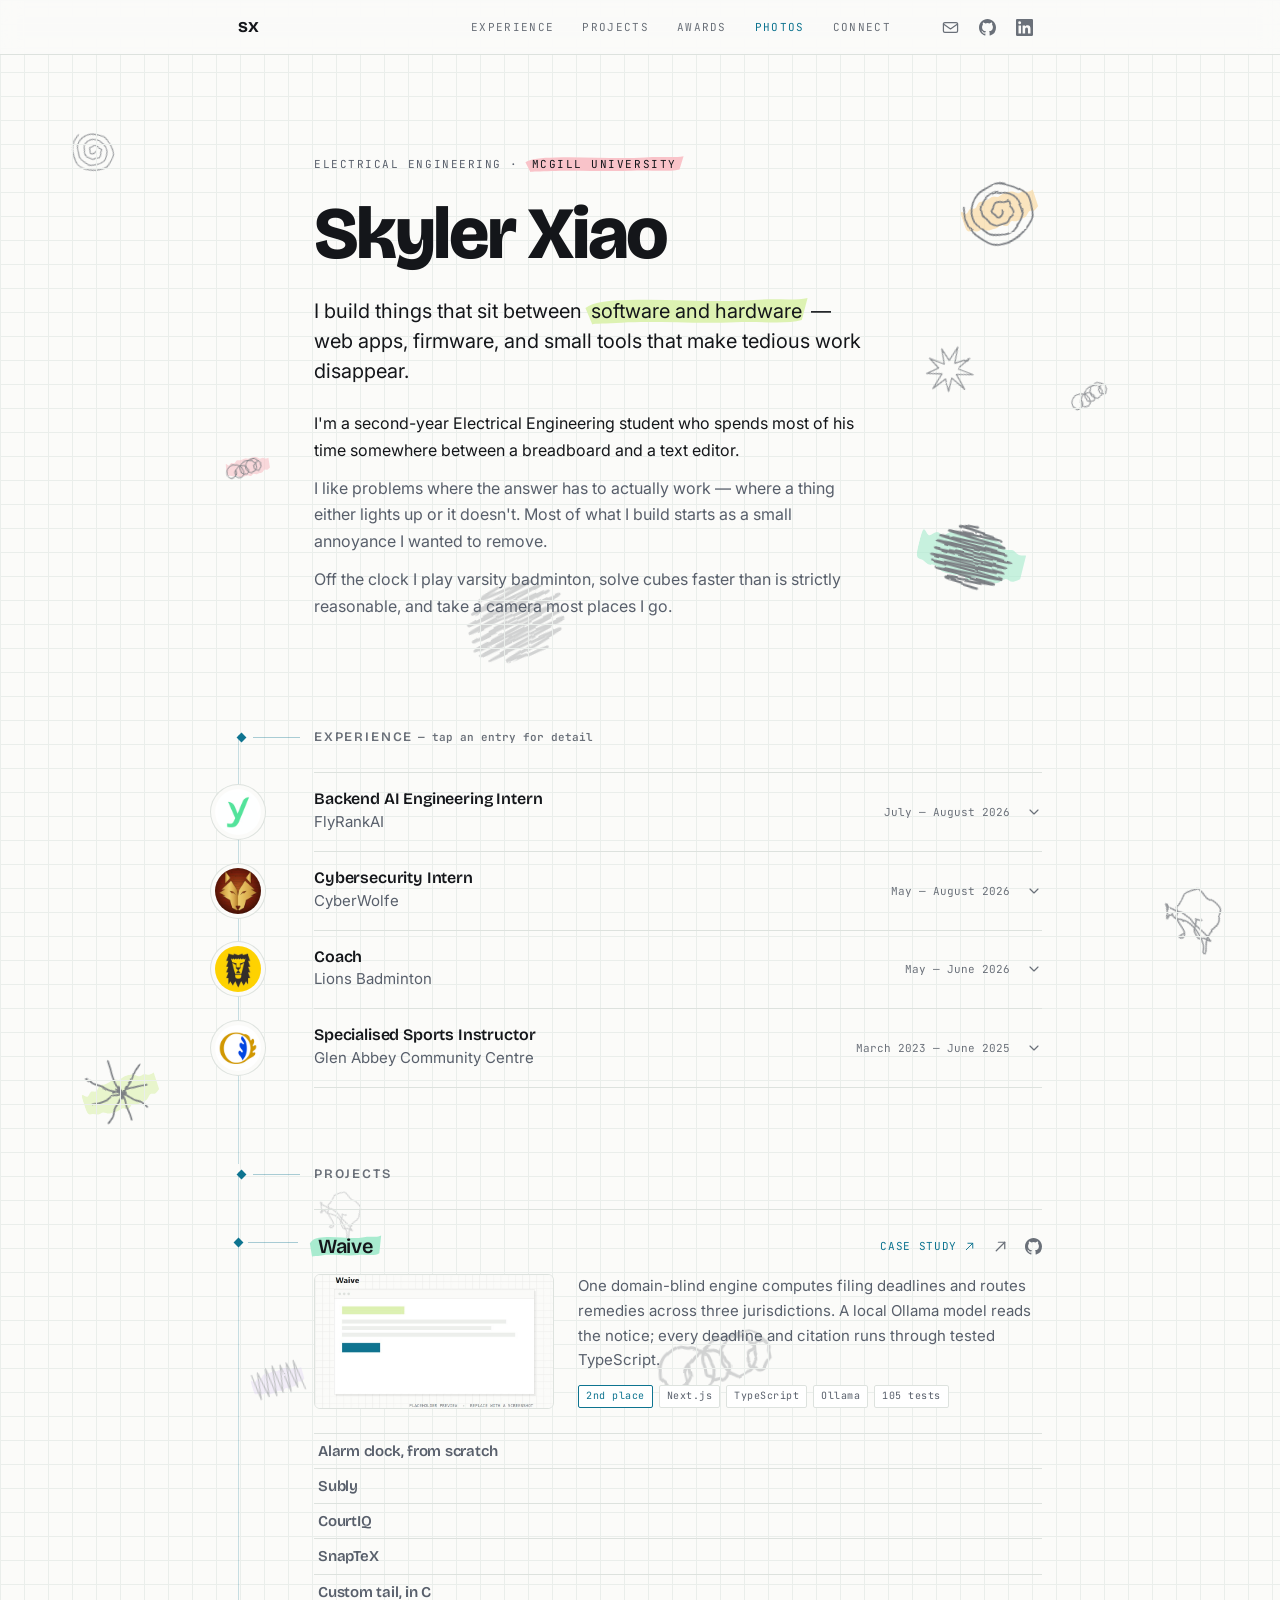
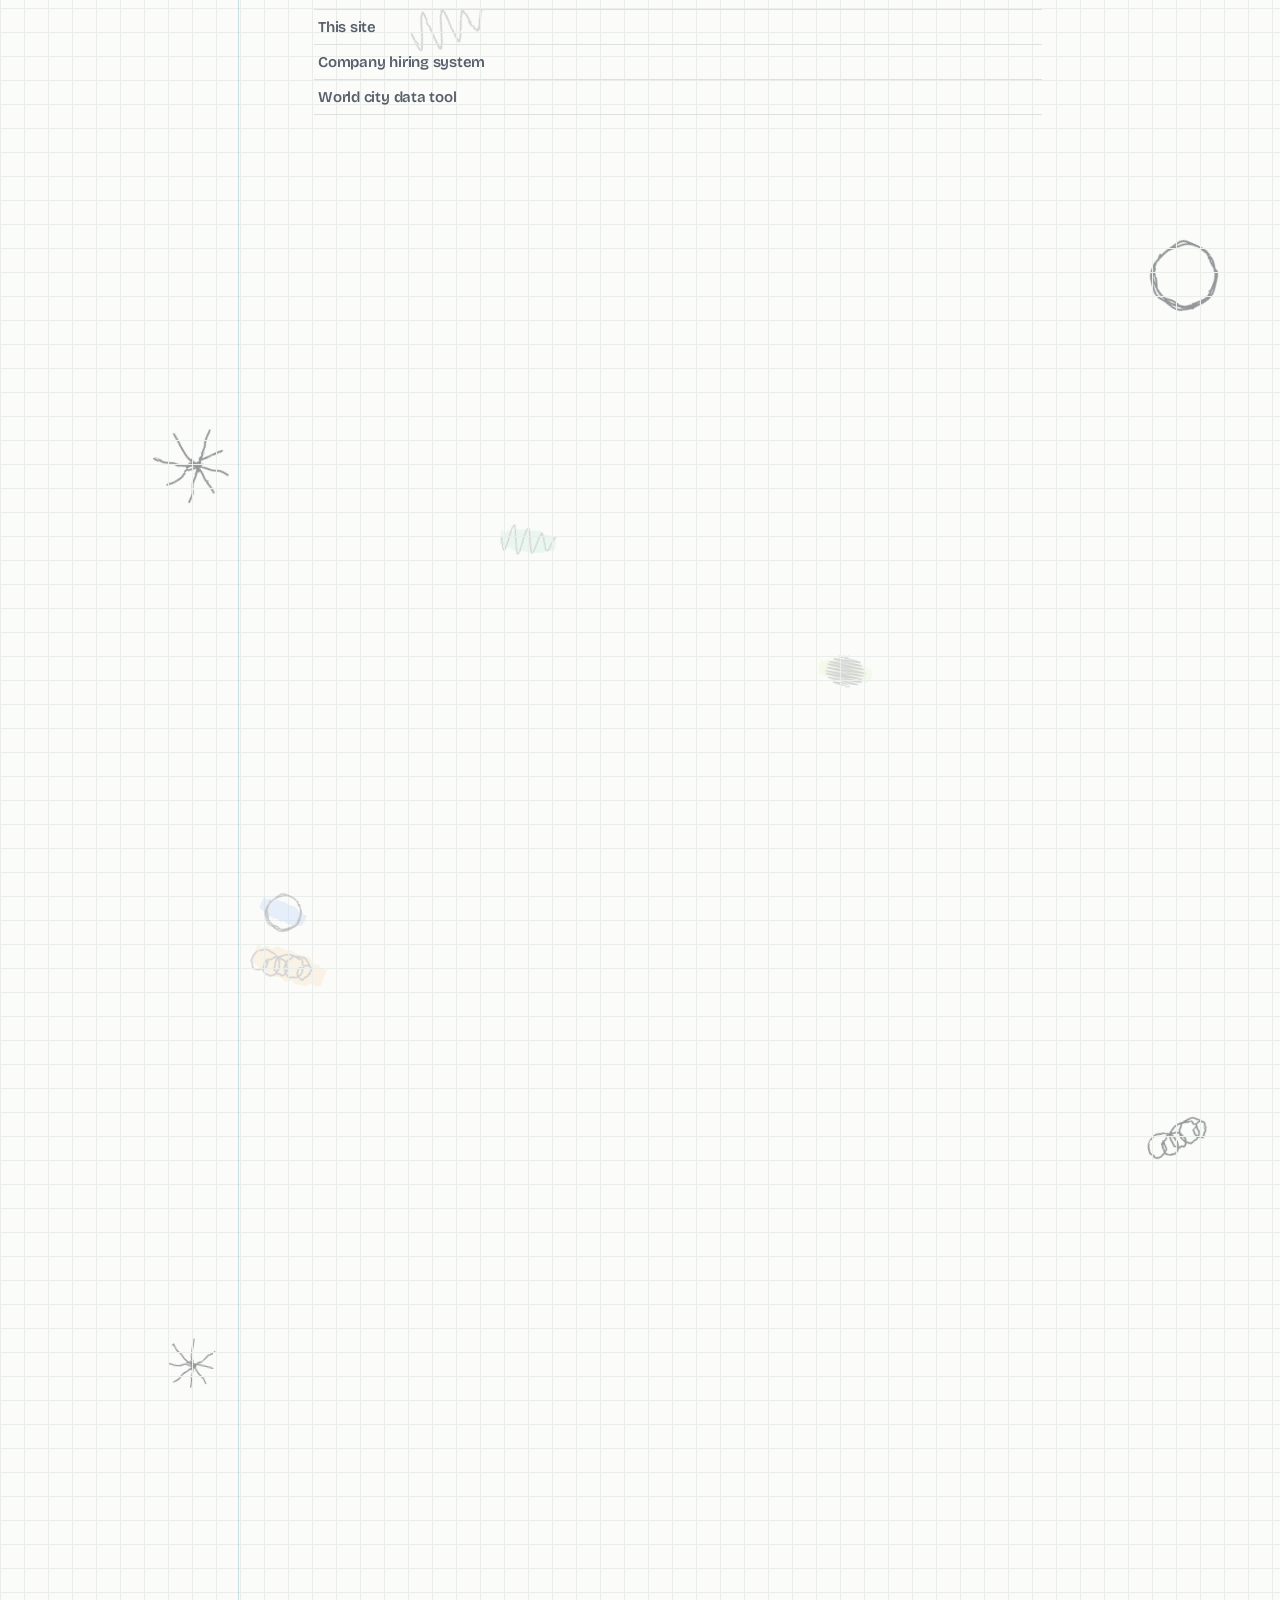
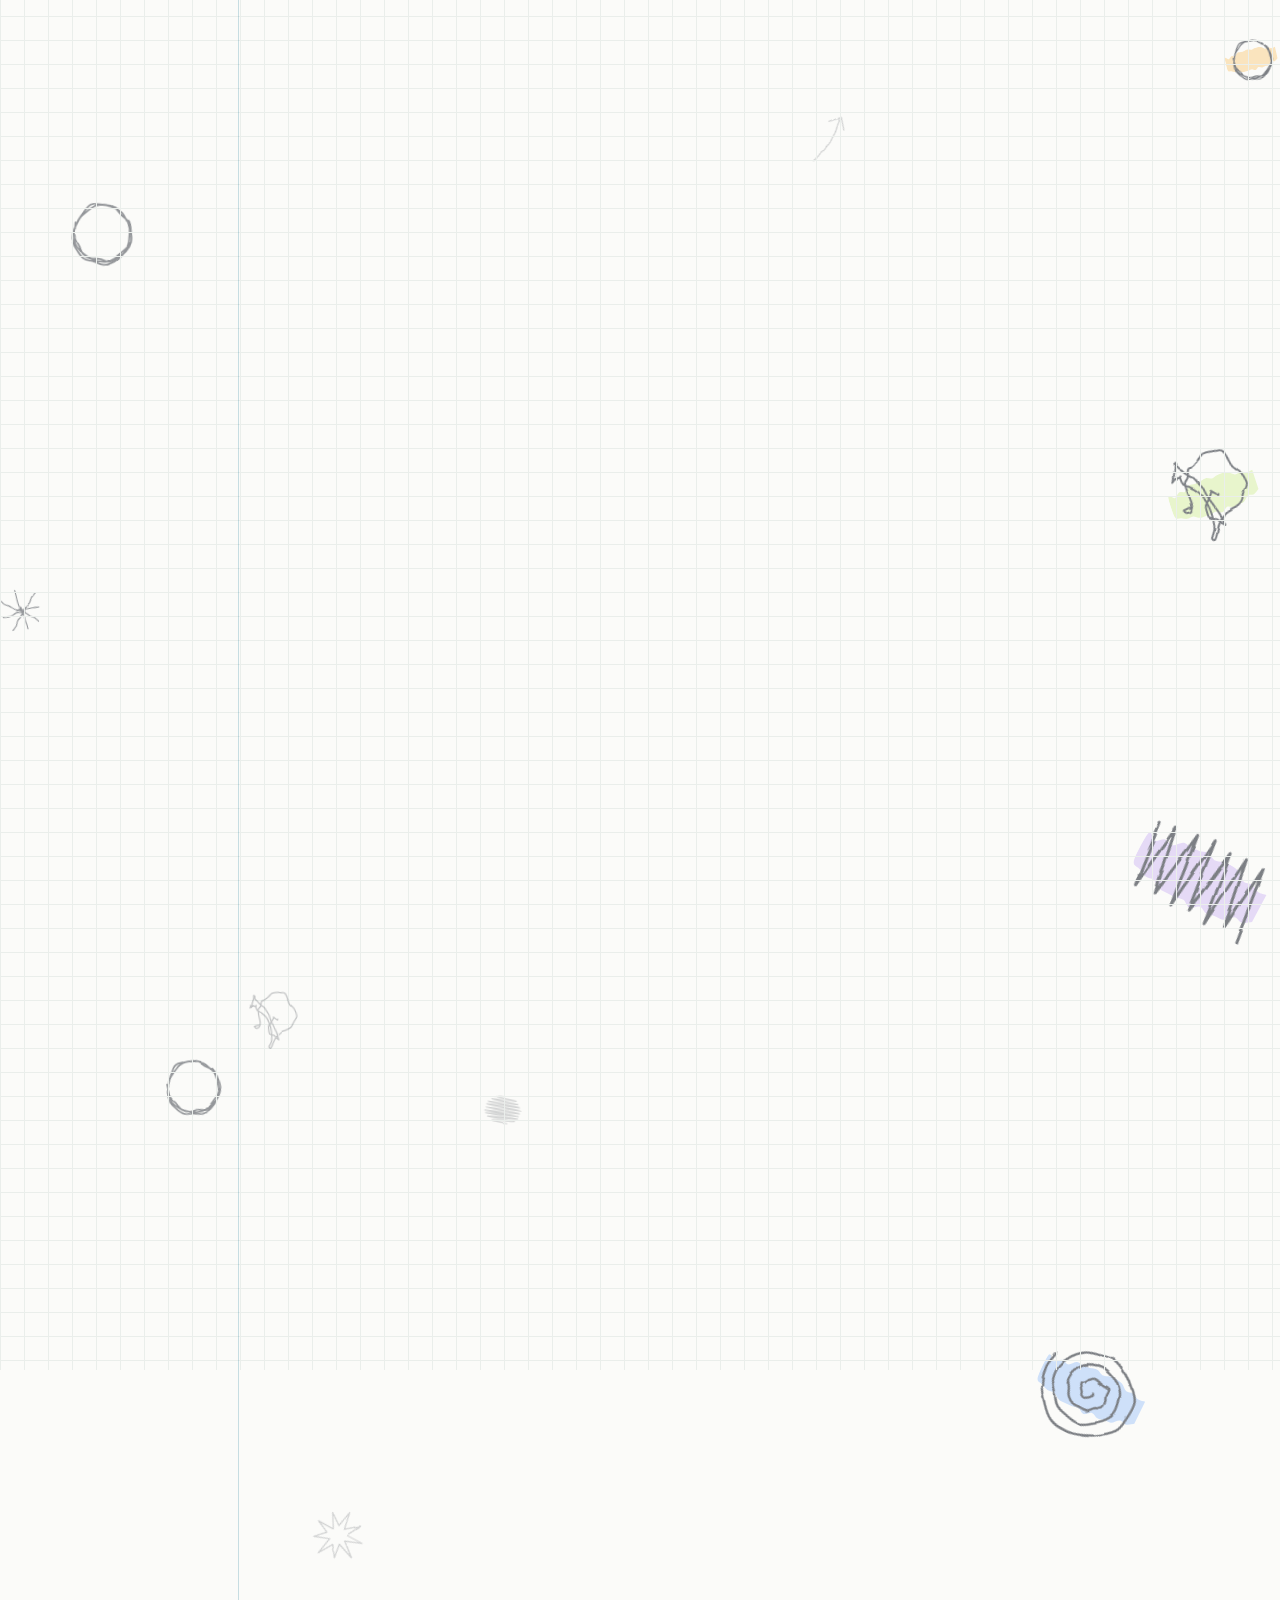
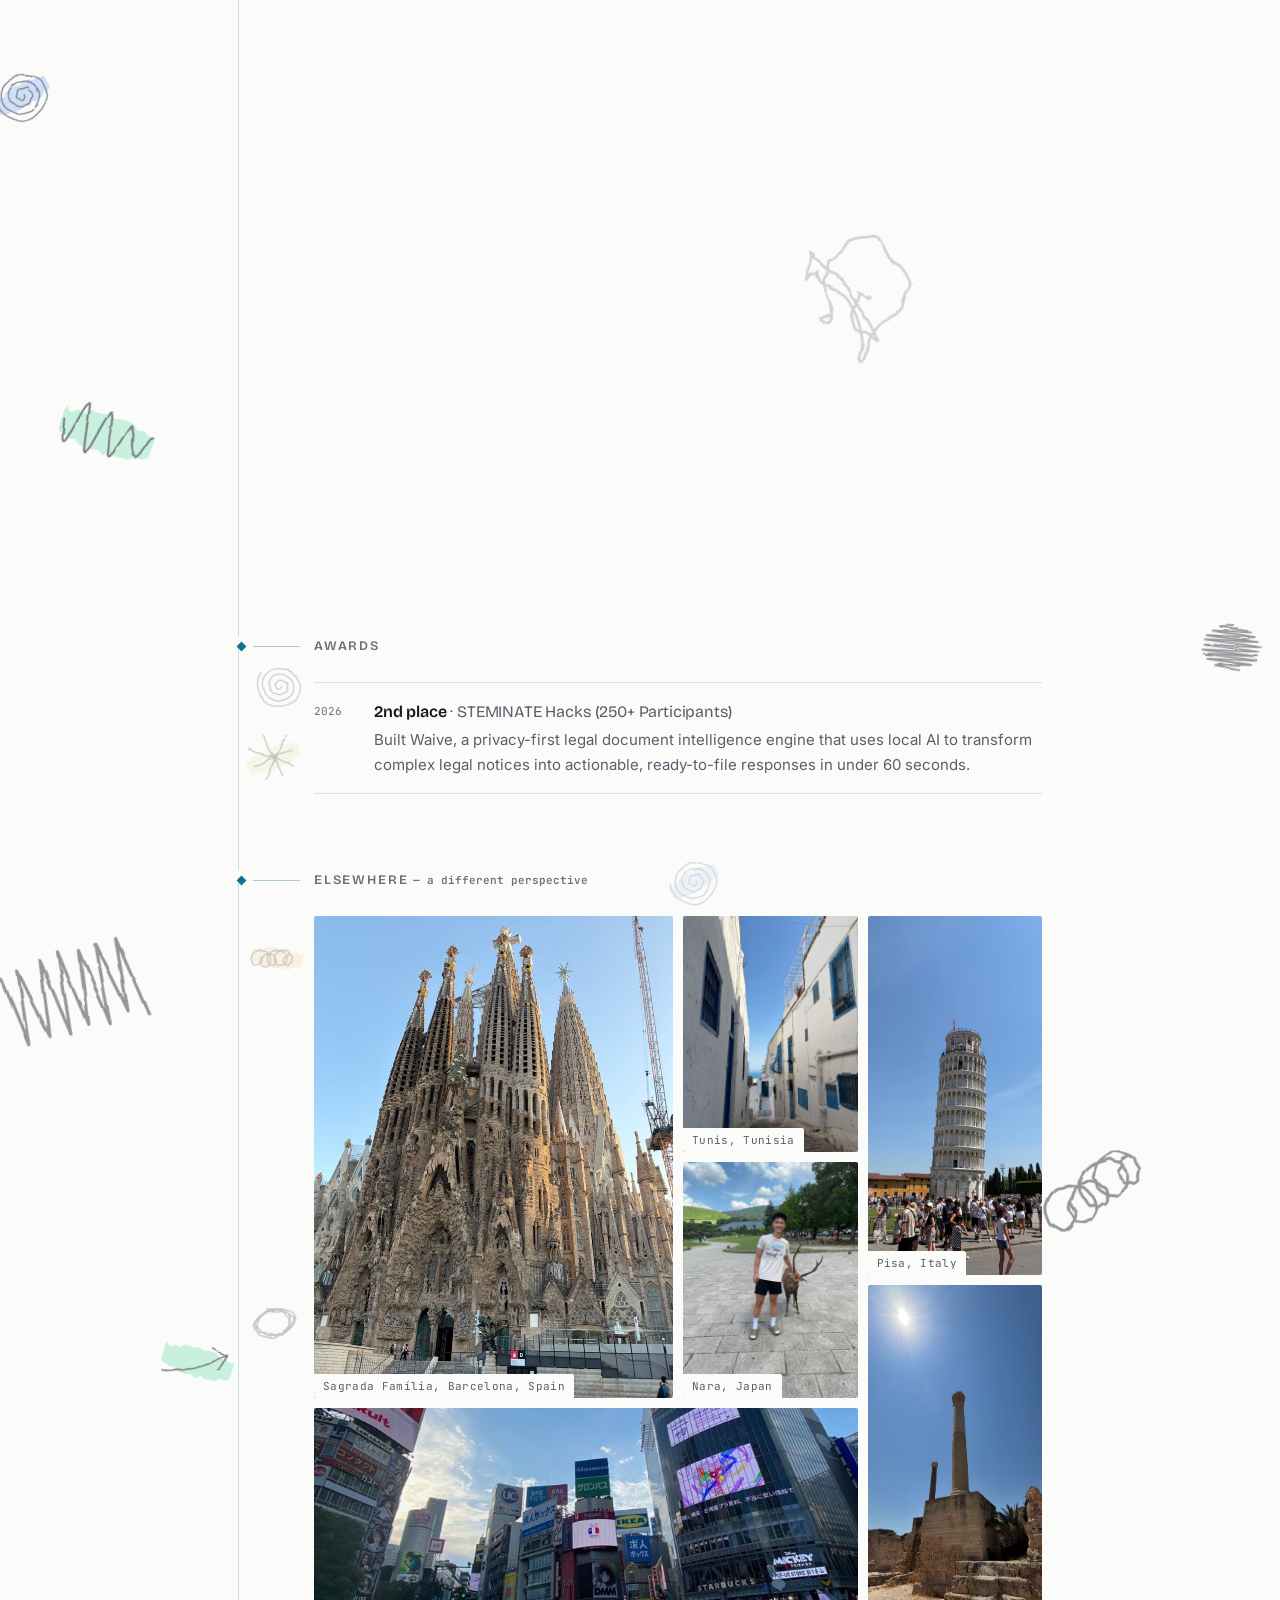
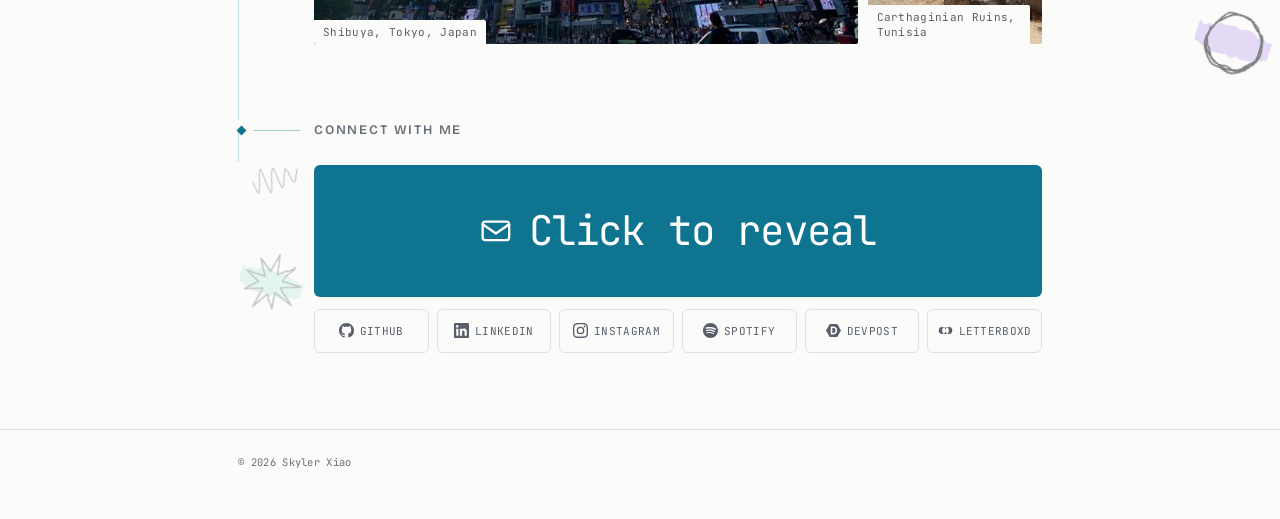
<file: index.html>
<!DOCTYPE html>
<html lang="en" class="no-js">
<head>
  <meta charset="UTF-8">
  <meta name="viewport" content="width=device-width, initial-scale=1.0">
  <title>Skyler Xiao — Electrical Engineering @ McGill</title>
  <meta name="description" content="Electrical Engineering student at McGill University building software, embedded systems, and data tools.">
  <meta name="author" content="Skyler Xiao">
  <link rel="canonical" href="https://skylerxiao.ca/">
  <meta name="theme-color" content="#FBFBF9">

  <!-- Flag JS as available before first paint, so the reveal animations can
       start hidden without risking a blank page. If script.js never runs
       (blocked, failed, errored) it never disarms this timer, and the page
       falls back to showing everything. -->
  <script>
    document.documentElement.className = 'js';
    window.revealFailsafe = setTimeout(function () {
      document.documentElement.className = 'no-js';
    }, 4000);
  </script>

  <!-- Open Graph / Twitter -->
  <meta property="og:type" content="website">
  <meta property="og:url" content="https://skylerxiao.ca/">
  <meta property="og:title" content="Skyler Xiao — Electrical Engineering @ McGill">
  <meta property="og:description" content="Electrical Engineering student at McGill University building software, embedded systems, and data tools.">
  <meta property="og:image" content="https://skylerxiao.ca/og-image.png">
  <meta property="og:image:width" content="1200">
  <meta property="og:image:height" content="630">
  <meta property="og:image:alt" content="Skyler Xiao — Electrical Engineering at McGill University">
  <meta property="og:site_name" content="Skyler Xiao">
  <meta name="twitter:card" content="summary_large_image">
  <meta name="twitter:title" content="Skyler Xiao — Electrical Engineering @ McGill">
  <meta name="twitter:description" content="Electrical Engineering student at McGill University building software, embedded systems, and data tools.">
  <meta name="twitter:image" content="https://skylerxiao.ca/og-image.png">

  <link rel="apple-touch-icon" sizes="180x180" href="/apple-touch-icon.png">
  <link rel="icon" type="image/png" sizes="32x32" href="/favicon-32x32.png">
  <link rel="icon" type="image/png" sizes="16x16" href="/favicon-16x16.png">
  <link rel="icon" href="/favicon.ico">
  <link rel="manifest" href="/site.webmanifest">
  <link rel="preconnect" href="https://fonts.googleapis.com">
  <link rel="preconnect" href="https://fonts.gstatic.com" crossorigin>
  <link href="https://fonts.googleapis.com/css2?family=Bricolage+Grotesque:opsz,wght@12..96,600;12..96,800&family=Inter:wght@400;500&family=JetBrains+Mono:wght@400;500&display=swap" rel="stylesheet">
  <link rel="stylesheet" href="style.css">

  <script type="application/ld+json">
  {
    "@context": "https://schema.org",
    "@type": "Person",
    "name": "Skyler Xiao",
    "url": "https://skylerxiao.ca/",
    "email": "mailto:skyler.xiao@mail.mcgill.ca",
    "jobTitle": "Electrical Engineering Student",
    "description": "Electrical Engineering student at McGill University building software, embedded systems, and data tools.",
    "alumniOf": {
      "@type": "CollegeOrUniversity",
      "name": "McGill University",
      "url": "https://www.mcgill.ca/"
    },
    "knowsAbout": ["Electrical Engineering", "Embedded Systems", "Software Development", "TypeScript", "Python", "C++"],
    "sameAs": [
      "https://github.com/skiller99668",
      "https://www.linkedin.com/in/skyler-xiao-434a28331"
    ]
  }
  </script>
</head>
<body>

<!-- ═══════════════════════════════════════════════════════════
     ICON SPRITE — defined once, referenced everywhere.
     Add an icon: drop a <symbol id="i-name"> here, then use
       <svg class="icon"><use href="#i-name"></use></svg>
     ═══════════════════════════════════════════════════════════ -->
<svg class="sprite" aria-hidden="true" focusable="false" xmlns="http://www.w3.org/2000/svg">
  <!-- Boil frames. Three copies of one noise field, differing only by seed,
       so the same path lands in three slightly different places. Cycling
       them is how hand-drawn animation "boils" — the drawing is the same,
       the hand is not. numOctaves layers fine grain over the slow wobble,
       so the line reads as pen rather than as a wavy vector. -->
  <filter id="boil-1" x="-25%" y="-25%" width="150%" height="150%" color-interpolation-filters="sRGB">
    <feTurbulence type="fractalNoise" baseFrequency="0.06" numOctaves="2" seed="3" result="n"/>
    <feDisplacementMap in="SourceGraphic" in2="n" scale="3" xChannelSelector="R" yChannelSelector="G"/>
  </filter>
  <filter id="boil-2" x="-25%" y="-25%" width="150%" height="150%" color-interpolation-filters="sRGB">
    <feTurbulence type="fractalNoise" baseFrequency="0.06" numOctaves="2" seed="17" result="n"/>
    <feDisplacementMap in="SourceGraphic" in2="n" scale="3" xChannelSelector="R" yChannelSelector="G"/>
  </filter>
  <filter id="boil-3" x="-25%" y="-25%" width="150%" height="150%" color-interpolation-filters="sRGB">
    <feTurbulence type="fractalNoise" baseFrequency="0.06" numOctaves="2" seed="31" result="n"/>
    <feDisplacementMap in="SourceGraphic" in2="n" scale="3" xChannelSelector="R" yChannelSelector="G"/>
  </filter>

  <symbol id="i-github" viewBox="0 0 24 24">
    <path fill="currentColor" stroke="none" d="M12 0C5.37 0 0 5.37 0 12c0 5.3 3.44 9.8 8.21 11.39.6.11.79-.26.79-.58v-2.23c-3.34.73-4.03-1.42-4.03-1.42-.55-1.39-1.34-1.76-1.34-1.76-1.09-.74.08-.73.08-.73 1.21.09 1.84 1.24 1.84 1.24 1.07 1.83 2.81 1.3 3.49 1 .11-.78.42-1.31.76-1.61-2.66-.3-5.47-1.33-5.47-5.93 0-1.31.47-2.38 1.24-3.22-.13-.3-.54-1.52.11-3.18 0 0 1.01-.32 3.3 1.23a11.5 11.5 0 0 1 6.01 0c2.29-1.55 3.3-1.23 3.3-1.23.65 1.66.24 2.88.12 3.18.77.84 1.23 1.91 1.23 3.22 0 4.61-2.81 5.62-5.48 5.92.43.37.82 1.1.82 2.22v3.29c0 .32.19.7.8.58A12 12 0 0 0 24 12c0-6.63-5.37-12-12-12z"/>
  </symbol>
  <symbol id="i-linkedin" viewBox="0 0 24 24">
    <path fill="currentColor" stroke="none" d="M20.45 20.45h-3.56v-5.57c0-1.33-.02-3.04-1.85-3.04-1.85 0-2.14 1.45-2.14 2.94v5.67H9.35V9h3.41v1.56h.05c.48-.9 1.64-1.85 3.37-1.85 3.6 0 4.27 2.37 4.27 5.46v6.28zM5.34 7.43a2.07 2.07 0 1 1 0-4.13 2.07 2.07 0 0 1 0 4.13zm1.78 13.02H3.56V9h3.56v11.45zM22.22 0H1.77C.79 0 0 .77 0 1.73v20.54C0 23.23.79 24 1.77 24h20.45c.98 0 1.78-.77 1.78-1.73V1.73C24 .77 23.2 0 22.22 0z"/>
  </symbol>
  <!-- Three overlapping dots. Filled flat they merge into one blob, so
       fill-rule evenodd punches the overlaps out — which is how the mark
       reads when it has one colour instead of three. -->
  <symbol id="i-letterboxd" viewBox="0 0 24 24">
    <path fill="currentColor" stroke="none" fill-rule="evenodd" d="M1.2 12a5.4 5.4 0 1 0 10.8 0 5.4 5.4 0 1 0-10.8 0M6.6 12a5.4 5.4 0 1 0 10.8 0 5.4 5.4 0 1 0-10.8 0M12 12a5.4 5.4 0 1 0 10.8 0 5.4 5.4 0 1 0-10.8 0"/>
  </symbol>
  <symbol id="i-devpost" viewBox="0 0 24 24">
    <path fill="currentColor" stroke="none" d="M6.002 1.61L0 12.004 6.002 22.39h11.996L24 12.004 17.998 1.61H6.002zm1.593 4.084h3.947c3.605 0 6.276 1.695 6.276 6.31 0 4.436-3.21 6.302-6.456 6.302H7.595V5.694zm2.517 2.449v7.714h1.241c2.646 0 3.862-1.55 3.862-3.861.009-2.569-1.096-3.853-3.767-3.853H10.112z"/>
  </symbol>
  <symbol id="i-instagram" viewBox="0 0 24 24">
    <path fill="currentColor" stroke="none" d="M12 2.16c3.2 0 3.58.01 4.85.07 1.17.05 1.8.25 2.23.41.56.22.96.48 1.38.9.42.42.68.82.9 1.38.16.42.36 1.06.41 2.23.06 1.27.07 1.65.07 4.85s-.01 3.58-.07 4.85c-.06 1.17-.26 1.8-.42 2.23-.22.56-.48.96-.9 1.38-.42.42-.82.68-1.38.9-.42.16-1.07.36-2.24.41-1.27.06-1.65.07-4.86.07s-3.59-.01-4.86-.07c-1.17-.06-1.82-.26-2.24-.42-.57-.22-.96-.48-1.38-.9-.42-.42-.69-.82-.9-1.38-.16-.42-.36-1.07-.42-2.24-.04-1.26-.06-1.65-.06-4.84s.02-3.59.06-4.86c.06-1.17.26-1.81.42-2.23.21-.57.48-.96.9-1.38.42-.42.81-.69 1.38-.9.42-.17 1.05-.36 2.22-.42 1.28-.05 1.65-.06 4.86-.06zM12 0C8.74 0 8.33.02 7.05.07c-1.28.06-2.15.26-2.91.56-.79.3-1.46.72-2.13 1.38C1.34 2.68.93 3.35.63 4.14.33 4.9.13 5.78.07 7.05.01 8.33 0 8.74 0 12s.02 3.67.07 4.95c.06 1.28.26 2.15.56 2.91.31.79.72 1.46 1.38 2.13.67.67 1.34 1.08 2.13 1.38.76.3 1.64.5 2.91.56C8.33 23.99 8.74 24 12 24s3.67-.02 4.95-.07c1.28-.06 2.15-.26 2.91-.56.79-.31 1.46-.72 2.13-1.38.67-.67 1.08-1.34 1.38-2.13.3-.76.5-1.64.56-2.91.06-1.28.07-1.69.07-4.95s-.02-3.67-.07-4.95c-.06-1.28-.26-2.15-.56-2.91-.31-.79-.72-1.46-1.38-2.13C21.32 1.35 20.65.93 19.86.63c-.76-.3-1.64-.5-2.91-.56C15.67.01 15.26 0 12 0zm0 5.84a6.16 6.16 0 1 0 0 12.32 6.16 6.16 0 0 0 0-12.32zM12 16a4 4 0 1 1 0-8 4 4 0 0 1 0 8zm7.85-10.41a1.44 1.44 0 1 1-2.88 0 1.44 1.44 0 0 1 2.88 0z"/>
  </symbol>
  <symbol id="i-spotify" viewBox="0 0 24 24">
    <path fill="currentColor" stroke="none" d="M12 0C5.4 0 0 5.4 0 12s5.4 12 12 12 12-5.4 12-12S18.66 0 12 0zm5.52 17.34c-.24.36-.66.48-1.02.24-2.82-1.74-6.36-2.1-10.56-1.14-.42.12-.78-.18-.9-.54-.12-.42.18-.78.54-.9 4.56-1.02 8.52-.6 11.64 1.32.42.18.48.66.3 1.02zm1.44-3.3c-.3.42-.84.6-1.26.3-3.24-1.98-8.16-2.58-11.94-1.38-.48.12-1.02-.12-1.14-.6-.12-.48.12-1.02.6-1.14 4.32-1.32 9.72-.66 13.44 1.62.36.18.54.78.3 1.2zm.12-3.36C15.24 8.4 8.82 8.16 5.16 9.3c-.6.18-1.2-.18-1.38-.72-.18-.6.18-1.2.72-1.38 4.26-1.26 11.28-1.02 15.72 1.62.54.3.72 1.02.42 1.56-.3.42-1.02.6-1.56.3z"/>
  </symbol>
  <symbol id="i-mail" viewBox="0 0 24 24">
    <path d="M4 5h16a2 2 0 0 1 2 2v10a2 2 0 0 1-2 2H4a2 2 0 0 1-2-2V7a2 2 0 0 1 2-2z"/>
    <polyline points="22,7 12,14 2,7"/>
  </symbol>
  <symbol id="i-download" viewBox="0 0 24 24">
    <path d="M12 3v12"/><polyline points="7,10 12,15 17,10"/><path d="M3 20h18"/>
  </symbol>
  <symbol id="i-arrow" viewBox="0 0 24 24">
    <line x1="6" y1="18" x2="18" y2="6"/><polyline points="9,6 18,6 18,15"/>
  </symbol>
  <symbol id="i-chev" viewBox="0 0 24 24">
    <polyline points="6,9 12,15 18,9"/>
  </symbol>

  <!-- ── Margin doodles ──────────────────────────────────────
       Biro scrawl: the marks you make in a margin while thinking
       about something else. Each one is a continuous gesture that
       overshoots and doubles back without ever closing on itself
       — a lap that lands exactly on the one before it reads as
       drawn, not as scribbled, so every lap is jittered off the
       last.

       Generated rather than drawn by hand, from a seeded noise
       walk, because that irregularity is the whole effect and
       hand-authored curves come out far too tidy. To reshape
       one, edit its function in tools/gen-doodles.mjs and paste
       the output back over this block — don't nudge the numbers
       here, they are output and won't survive the next re-emit.

       Stroke only, no fills: these are lines, not figures. Stroke
       styling lives in CSS; `currentColor` picks up --pencil.    -->

  <!-- Fast oval scrawl, laps drifting off each other. -->
  <symbol id="d-scrawl" viewBox="0 0 100 100">
    <path d="M82.8 49.6C82.1 51.1 80.7 55.8 78.7 58.4C76.7 61 74 63.4 70.8 65.3C67.7 67.1 63.9 68.4 59.8 69.5C55.6 70.6 50.5 72.5 46 71.8C41.4 71.1 36.8 67.1 32.6 65.3C28.3 63.5 23.6 63 20.6 61.1C17.6 59.2 15.6 56.3 14.7 53.8C13.8 51.4 13.8 48.8 15.4 46.6C17 44.3 21.1 42.6 24.3 40.4C27.5 38.3 31 35.4 34.6 33.6C38.2 31.8 42.1 30 46.1 29.7C50 29.5 54.3 31.2 58.1 32.1C61.9 33 66.6 33.4 69 35.1C71.4 36.8 71.4 39.4 72.4 42C73.5 44.6 75.5 47.5 75.2 50.5C74.9 53.6 72 57.1 70.7 60.2C69.5 63.3 69.8 67 67.6 69.2C65.4 71.3 61 72.5 57.4 73C53.8 73.4 49.7 72.2 45.8 71.8C41.9 71.3 37.5 71.8 34.1 70.3C30.7 68.7 27.8 65.3 25.6 62.6C23.3 59.9 22.1 57.1 20.6 54.3C19.1 51.6 15.9 48.7 16.3 46.3C16.7 43.8 20.1 41.7 23.1 39.6C26.1 37.6 30.4 35.2 34.4 34.1C38.4 32.9 42.9 32.4 47.3 32.5C51.7 32.5 56.9 33.6 60.9 34.3C64.9 35 67.9 35.3 71.2 36.8C74.5 38.3 78.5 40.6 80.6 43.2C82.7 45.8 84.1 49.2 83.8 52.4C83.4 55.5 81 59.2 78.3 62C75.7 64.8 71.6 67.3 67.9 69.2C64.2 71.2 60.2 73.1 56.3 73.6C52.4 74 48.6 72.7 44.6 71.9C40.7 71.1 35.6 70.2 32.5 68.9C29.4 67.5 28.1 66.2 26.1 63.8C24.2 61.5 21.7 57.7 20.9 54.8C20.2 52 20.6 49.2 21.7 46.6C22.8 43.9 25.5 41.1 27.6 39.1C29.7 37 31.4 35.4 34.4 34.2C37.5 33.1 42.2 32.3 46 32.2C49.8 32.1 53.6 32.5 57.2 33.6C60.9 34.7 65.1 37.2 68 39C70.9 40.7 72.4 41.8 74.4 44.1C76.4 46.3 79.6 49.7 80.1 52.5C80.7 55.4 79.5 58.5 77.6 61C75.6 63.6 72 65.8 68.3 67.8C64.7 69.7 60.1 71.1 55.6 72.5C51.1 73.9 45.7 76.4 41.5 76.3C37.3 76.1 34 73.5 30.3 71.7C26.6 69.8 21.5 67.9 19.5 65.2C17.4 62.5 18.4 58.7 18 55.7C17.7 52.6 16.3 49.3 17.5 46.7C18.7 44.2 22 42.4 25.1 40.4C28.3 38.4 32.7 36.1 36.3 34.8C39.8 33.6 42.9 32.7 46.2 33.1C49.5 33.5 52.8 36 56.2 37.1C59.7 38.1 64.5 37.8 66.8 39.4C69 41 68.3 44.2 69.6 46.7C70.8 49.1 73.7 51.5 74.2 53.9C74.7 56.2 74.2 58.6 72.4 60.8C70.5 63.1 65.9 65.5 63.1 67.4C60.2 69.3 58.5 71.1 55.4 72.3C52.4 73.5 46.5 74.1 44.7 74.5"/>
  </symbol>

  <!-- Spiral wound outward from the middle. -->
  <symbol id="d-coil" viewBox="0 0 100 100">
    <path d="M52.8 50C52.9 50.2 53.3 50.8 53.3 51.2C53.3 51.6 52.9 51.9 52.7 52.4C52.4 52.8 52.4 53.5 52 54C51.6 54.5 51 54.9 50.3 55.4C49.5 55.9 48.4 56.9 47.5 57C46.5 57.1 45.1 56.7 44.5 56.1C43.8 55.4 43.9 54.1 43.4 53.2C42.9 52.4 42.1 51.8 41.6 50.8C41 49.8 39.9 48.3 40.1 47.3C40.3 46.3 42.1 45.8 42.9 44.8C43.7 43.9 43.9 42.7 44.8 41.7C45.7 40.8 46.9 39.4 48.2 39C49.5 38.6 51.2 39 52.6 39.4C54 39.7 54.9 40.6 56.6 41.1C58.2 41.6 61.4 41.2 62.5 42.2C63.6 43.3 62.6 45.8 63 47.5C63.4 49.2 64.7 50.7 64.9 52.5C65.2 54.3 65.3 56.9 64.3 58.3C63.2 59.8 60.5 60.1 58.8 61.3C57.2 62.5 56.1 64.8 54.3 65.5C52.5 66.3 50.1 65.8 47.9 65.8C45.7 65.7 43.1 66.1 40.9 65.4C38.8 64.6 36.6 63.1 35.2 61.4C33.8 59.7 33.3 57.4 32.3 55.2C31.2 53.1 29.2 50.9 28.8 48.5C28.4 46.1 29 43.2 29.9 40.8C30.8 38.3 32.3 35.6 34.3 33.7C36.3 31.8 39.2 30.5 41.9 29.5C44.6 28.5 47.7 27.6 50.6 27.7C53.4 27.8 56.3 29 59.1 30C61.9 31.1 64.8 32.1 67.2 33.8C69.5 35.6 71.7 38.1 73.1 40.6C74.5 43.2 75.2 46.3 75.6 49.4C76.1 52.4 76.6 56 75.8 58.9C74.9 61.9 72.6 64.8 70.4 67.3C68.2 69.7 65.4 71.7 62.4 73.6C59.4 75.5 55.9 78.1 52.4 78.6C48.8 79.2 44.7 78 41 77C37.3 76 33.2 75.1 30.2 72.9C27.2 70.7 25.5 67.1 23.3 64C21.1 60.8 18.1 57.6 17.1 54C16.1 50.3 16.1 45.9 17 42C17.9 38.2 19.8 34.2 22.3 30.9C24.7 27.7 28.1 24.5 31.7 22.5C35.3 20.5 39.8 19.9 44 19C48.3 18.2 52.9 16.8 57.1 17.4C61.2 18.1 65.4 20.5 69 22.8C72.7 25 76.1 27.7 79.1 30.9C82.2 34.1 85.9 37.7 87.3 41.8C88.7 45.9 88 50.8 87.5 55.3C87 59.9 86.7 65.1 84.5 69C82.2 72.9 77.8 76.1 73.9 78.9C70 81.7 65.6 83.9 60.9 85.6C56.2 87.3 51 88.9 45.9 88.9C40.7 89 34.6 88.1 30.2 85.8C25.7 83.5 22.2 79 19 75.1C15.7 71.3 12.6 67.2 10.7 62.7C8.7 58.2 7.5 53 7.4 48C7.4 43.1 9.8 35.5 10.3 32.9"/>
  </symbol>

  <!-- Squiggle, no two humps the same. -->
  <symbol id="d-wave" viewBox="0 0 100 100">
    <path d="M7 49.6C7.3 50.8 8.2 54.5 8.9 57.1C9.5 59.6 10.1 62.9 10.7 64.9C11.4 66.8 12 68.3 12.6 68.9C13.2 69.5 13.9 69.6 14.5 68.4C15.1 67.3 15.7 64.3 16.3 61.7C17 59.2 17.6 56.5 18.2 53.3C18.8 50.1 19.5 45.8 20.1 42.4C20.7 39.1 21.3 35.5 22 33.2C22.6 30.9 23.2 29.6 23.8 28.7C24.4 27.7 25.1 26.3 25.7 27.5C26.3 28.7 26.9 33 27.6 36.1C28.2 39.1 28.8 42.5 29.4 45.9C30.1 49.2 30.7 52.9 31.3 56.1C31.9 59.3 32.6 62.3 33.2 65C33.8 67.7 34.4 71 35 72.2C35.7 73.3 36.3 72.8 36.9 72C37.5 71.2 38.2 69.7 38.8 67.2C39.4 64.8 40 60.6 40.7 57.2C41.3 53.8 41.9 50 42.5 46.6C43.1 43.2 43.8 39.2 44.4 36.8C45 34.4 45.6 33.6 46.3 32.3C46.9 31.1 47.5 29.2 48.1 29.3C48.8 29.5 49.4 31.1 50 33.1C50.6 35.1 51.2 38.3 51.9 41.4C52.5 44.6 53.1 48.9 53.7 51.9C54.4 54.9 55 57 55.6 59.5C56.2 62 56.9 65.4 57.5 66.8C58.1 68.2 58.7 68.2 59.3 67.9C60 67.6 60.6 66.7 61.2 65.1C61.8 63.5 62.5 60.6 63.1 58.3C63.7 56 64.3 53.6 65 51.1C65.6 48.7 66.2 45.4 66.8 43.4C67.4 41.4 68.1 40.7 68.7 39.2C69.3 37.7 69.9 34.5 70.6 34.4C71.2 34.3 71.8 37.3 72.4 38.6C73.1 39.8 73.7 40.1 74.3 41.8C74.9 43.5 75.6 46.8 76.2 48.8C76.8 50.8 77.4 51.9 78 53.9C78.7 55.8 79.3 59.2 79.9 60.4C80.5 61.7 81.2 61.1 81.8 61.3C82.4 61.5 83 62 83.7 61.5C84.3 61 84.9 60.1 85.5 58.4C86.1 56.7 86.8 53.4 87.4 51.4C88 49.5 88.6 48.4 89.3 46.7C89.9 44.9 90.5 42.3 91.1 41C91.8 39.7 92.7 39.4 93 39.1"/>
  </symbol>

  <!-- Scratched asterisk, arms overshooting the cross. -->
  <symbol id="d-burst" viewBox="0 0 100 100">
    <path d="M41.2 45.8C42.6 45.8 46.7 45.8 49.5 45.8C52.2 45.9 55 46 57.8 46.2C60.5 46.4 63.3 46.9 66.1 47.2C68.8 47.4 71.6 47.6 74.3 47.9C77.1 48.2 81.2 48.8 82.6 49M45.9 43.1C47 44 50.3 46.8 52.2 48.8C54.2 50.9 55.7 53.3 57.6 55.5C59.5 57.7 61.2 59.9 63.4 61.8C65.5 63.7 68.4 64.8 70.4 66.9C72.3 69 74.3 73 75 74.3M50.1 41C50.3 42.4 50.9 46.6 51.2 49.4C51.6 52.2 52.3 55 52.4 57.8C52.4 60.6 51.7 63.4 51.7 66.2C51.8 69 52.5 71.8 52.7 74.6C52.9 77.4 52.7 81.6 52.7 83M58.6 43.9C57.4 45.1 53.9 48.4 51.7 50.7C49.5 53 47.6 55.7 45.3 57.9C43 60.2 39.9 61.7 37.8 64.1C35.7 66.6 34.9 70.3 32.8 72.7C30.7 75.1 26.3 77.7 25.1 78.6M56.2 49.9C54.8 50 50.6 50.5 47.8 50.3C44.9 50.1 42 48.5 39.2 48.8C36.4 49.1 33.7 51.4 31 52C28.2 52.6 25.4 52.6 22.5 52.5C19.7 52.3 15.4 51.4 14 51.2M54.7 52.7C53.4 51.7 49.5 48.5 46.7 46.6C43.9 44.8 40.5 43.6 37.9 41.5C35.2 39.5 33.4 36.5 30.9 34.3C28.4 32.1 25.1 30.8 22.7 28.5C20.3 26.1 17.8 21.5 16.8 20.1M50 55.8C50 54.2 50.3 49.3 49.9 46.1C49.4 43 47.8 39.9 47.3 36.7C46.8 33.5 46.9 30.3 46.8 27.1C46.8 23.9 47.1 20.7 47.2 17.5C47.2 14.3 47.2 9.5 47.2 7.9M45.5 56.9C46.8 55.8 50.9 52.8 53.3 50.5C55.7 48.2 57.6 45.3 60.1 43.1C62.5 40.8 65.7 39.3 68 36.9C70.4 34.5 71.7 31 74 28.6C76.4 26.2 80.8 23.6 82.2 22.6"/>
  </symbol>

  <!-- Loop-de-loop chain, the kind that fills a margin. -->
  <symbol id="d-loops" viewBox="0 0 100 100">
    <path d="M24.1 52.6C24.1 53.3 24.2 55.4 24.3 56.7C24.4 58 24.9 59.1 24.5 60.4C24.1 61.6 22.8 63.2 21.8 64.2C20.9 65.1 19.7 65.6 18.8 66.2C18 66.7 17.7 67.2 16.6 67.5C15.5 67.9 13.6 68.4 12.3 68.3C11 68.2 9.9 67.6 8.9 66.8C8 66.1 7.5 64.8 6.8 63.9C6.1 63 5.1 62.8 4.7 61.6C4.4 60.5 4.5 58.5 4.6 56.9C4.7 55.4 4.9 53.7 5.2 52.3C5.6 50.9 6.2 49.6 6.8 48.6C7.4 47.6 7.8 47.1 8.8 46.2C9.9 45.2 11.6 43.9 13.2 43C14.9 42.1 16.7 41 18.6 40.9C20.4 40.7 22.6 41.8 24.2 42C25.8 42.2 26.5 41.6 27.9 42.1C29.3 42.6 31.3 44 32.7 45C34.2 46.1 35.5 47 36.5 48.4C37.4 49.9 38 52.3 38.5 53.6C39 55 39.4 55.3 39.5 56.5C39.7 57.7 39.5 59.4 39.2 60.9C38.9 62.3 38.4 64.1 37.8 65.3C37.3 66.4 36.5 67 35.6 67.6C34.8 68.3 33.7 69.2 32.7 69.4C31.6 69.6 30.4 69.1 29.4 69C28.5 69 28.1 69.4 27.2 69.1C26.3 68.9 24.9 68 24 67.4C23.2 66.8 22.5 66.7 22.1 65.6C21.7 64.5 21.7 62.1 21.5 60.7C21.3 59.3 21 58.3 21.1 57.3C21.2 56.4 21.4 55.7 21.9 54.8C22.5 53.9 23.5 52.7 24.4 51.8C25.2 50.8 26.2 50 26.9 49.2C27.7 48.4 27.8 47.7 29 47C30.2 46.2 32.5 45 34 44.8C35.4 44.5 36.6 45.4 37.8 45.5C38.9 45.7 40 45.3 41.1 45.5C42.2 45.8 43.4 46.2 44.4 46.9C45.3 47.7 46.4 49.1 47 50C47.5 50.8 47.3 51.3 47.7 52.1C48.2 52.8 49.4 53.6 49.7 54.4C50.1 55.3 49.9 56.3 49.8 57.2C49.7 58 49.3 58.7 49 59.6C48.7 60.5 48.7 61.8 48.1 62.6C47.5 63.4 46.3 64.3 45.5 64.5C44.7 64.6 44.3 63.4 43.3 63.3C42.3 63.2 40.4 64.1 39.5 63.9C38.5 63.6 38.5 62.2 37.7 61.7C36.9 61.1 35.3 61.5 34.7 60.5C34.1 59.5 34.2 57 33.9 55.6C33.6 54.2 33.2 53.2 33 51.9C32.9 50.7 32.8 49.2 33.1 47.9C33.4 46.6 34 45.1 34.8 44C35.5 42.9 36.7 42.4 37.8 41.5C38.8 40.7 39.8 39.5 41.3 38.7C42.7 38 45.1 37.3 46.7 36.9C48.3 36.5 49.3 36.4 50.9 36.5C52.4 36.5 54.3 36.9 55.9 37.2C57.6 37.4 59.5 37.4 60.8 38.2C62 39 62.2 41 63.3 42C64.3 43 66.3 43 66.9 44.2C67.6 45.3 66.9 47.3 67.1 48.8C67.2 50.3 68.1 51.6 67.9 53.1C67.6 54.5 66.3 56.3 65.6 57.5C64.8 58.6 64.4 59.3 63.6 59.9C62.7 60.4 61.8 60.3 60.5 60.8C59.1 61.3 56.5 62.7 55.3 62.9C54.1 63.2 54.1 62.6 53.2 62.1C52.2 61.6 50.8 60.9 49.8 60C48.8 59.2 48 58.2 47.3 56.9C46.5 55.7 45.3 54 45.1 52.4C44.8 50.9 45.6 49.1 45.8 47.7C45.9 46.3 45.6 45.4 46.1 44.3C46.6 43.2 47.8 42.3 48.6 41.1C49.4 40 49.9 38.3 51 37.4C52.1 36.6 53.7 36.2 55.2 35.8C56.7 35.4 58.5 35.1 60.1 34.8C61.7 34.6 63.5 34 64.9 34.3C66.3 34.5 67.2 35.7 68.4 36.5C69.6 37.3 71 38.4 72 39.2C72.9 40.1 73.4 40.8 74.3 41.6C75.1 42.5 76.6 43.1 77.1 44.1C77.5 45.2 76.7 46.5 76.7 48C76.8 49.4 77.3 51.7 77.2 52.7C77.1 53.8 76.5 53.7 75.9 54.4C75.4 55 74.7 55.9 74.1 56.8C73.6 57.7 73.2 59 72.4 59.6C71.6 60.1 70.3 60.3 69.4 60.1C68.5 59.9 68.1 58.9 67.2 58.4C66.3 58 64.7 57.8 64.1 57.5C63.5 57.1 63.7 57.2 63.5 56.5C63.2 55.9 62.6 54.4 62.4 53.6C62.3 52.8 62.4 52.6 62.4 51.6C62.3 50.6 61.7 48.8 62.3 47.8C62.8 46.9 64.8 46.8 65.5 46.1C66.3 45.4 66.2 44.4 66.8 43.6C67.5 42.9 68.5 42.1 69.7 41.7C70.8 41.2 73 41.1 73.6 41"/>
  </symbol>

  <!-- Ring gone round twice and a half. -->
  <symbol id="d-ring" viewBox="0 0 100 100">
    <path d="M83.5 50.2C83.4 52.2 83.9 58.1 82.9 61.9C81.8 65.7 79.7 69.7 77.4 72.9C75.1 76.2 72.3 79.1 69 81.3C65.6 83.6 61.2 86 57.3 86.4C53.3 86.8 49.3 84.7 45.3 83.9C41.3 83.1 36.7 83.6 33.3 81.8C29.9 80.1 27.3 76.4 24.9 73.5C22.5 70.5 20 67.5 18.8 64.1C17.6 60.7 17.4 56.6 17.7 53.1C17.9 49.5 19.4 46.2 20.6 43C21.8 39.8 22.8 36.6 24.7 33.7C26.6 30.9 29.4 28.5 32 26C34.6 23.6 37.1 20.7 40.3 19.2C43.5 17.6 47.3 17 51.1 16.9C54.9 16.8 59.7 16.9 63.2 18.5C66.7 20 68.9 23.6 71.9 26C74.9 28.5 79 30.1 81.1 33.2C83.2 36.3 83.7 40.6 84.5 44.6C85.3 48.6 86.5 53 85.9 57C85.3 61 83.3 65.3 81.1 68.4C78.9 71.6 75.6 73.5 72.6 75.8C69.6 78.1 66.6 81.4 63 82.1C59.5 82.8 55 80.2 51.4 80C47.8 79.7 44.5 81.2 41.2 80.6C37.9 80 34 78.4 31.6 76.2C29.1 74 28.3 70.4 26.4 67.5C24.6 64.5 21.7 61.6 20.5 58.3C19.3 55.1 18.9 51.4 19.2 47.9C19.5 44.5 20.8 41.2 22.2 37.9C23.6 34.6 25.4 31.5 27.5 28.2C29.6 24.9 31.5 20.2 34.9 18.3C38.2 16.4 43.4 16.9 47.5 16.9C51.7 16.8 55.6 17.3 59.5 18.2C63.4 19.1 67.9 20 71 22.2C74.1 24.3 76.2 28.2 78.1 31.3C80 34.5 81.5 37.5 82.4 40.9C83.2 44.3 83.2 48.3 83.2 51.8C83.3 55.4 83.8 59.2 82.6 62.3C81.4 65.4 78.3 67.8 75.9 70.3C73.5 72.8 71 75.2 68.3 77.2C65.5 79.2 62.8 81.5 59.5 82.4C56.3 83.4 52.4 83.2 48.8 82.8C45.3 82.3 41.5 81 38.2 79.5C35 78 31.9 76.3 29.1 73.8C26.2 71.4 22.7 68.3 21.2 64.8C19.6 61.3 20 57.1 19.7 53.1C19.4 49.1 19.3 42.9 19.2 40.9"/>
  </symbol>

  <!-- Hard zigzag, one flick back and forth. -->
  <symbol id="d-zigzag" viewBox="0 0 100 100">
    <path d="M8.6 28.2L13.6 73L19.7 26.7L28 71.7L35.1 23.8L41.1 73.9L47.3 22.1L53.1 70.4L60.9 24.3L66.9 73.8L71.9 22.2L80 69.7L84.9 23L91.9 75.9"/>
  </symbol>

  <!-- Blotted-out blob, filled row by row. -->
  <symbol id="d-blob" viewBox="0 0 100 100">
    <path d="M49.6 25.1C47.2 25.5 31.5 26.4 35.2 27.3C38.9 28.2 73.1 29.5 71.7 30.4C70.3 31.3 25.9 31.8 26.5 32.7C27.2 33.6 76.8 34.9 75.7 35.9C74.7 36.8 19.6 37.6 20.3 38.5C20.9 39.4 80 40.4 79.7 41.2C79.4 42 17.7 42.4 18.5 43.3C19.3 44.3 84.5 45.9 84.5 46.9C84.5 47.9 19 48.4 18.5 49.3C18 50.2 81.7 51.4 81.3 52.4C81 53.4 16.7 54.4 16.6 55.2C16.4 56.1 80 56.8 80.3 57.5C80.7 58.3 18.7 58.9 18.6 59.7C18.5 60.5 78.8 61.5 79.6 62.5C80.4 63.4 24.2 64.5 23.3 65.4C22.5 66.2 72.8 66.8 74.4 67.8C76.1 68.8 35.4 70.3 33.2 71.4C31 72.4 56.6 73.7 61.3 74.1"/>
  </symbol>

  <!-- Arrow with a bent shaft and a two-stroke head. -->
  <symbol id="d-arrow" viewBox="0 0 100 100">
    <path d="M10 72C11 71.8 14.1 71.4 16.2 70.8C18.2 70.2 20.3 69.4 22.3 68.5C24.4 67.6 26.4 66 28.5 65.4C30.6 64.8 32.6 65.3 34.7 64.7C36.7 64 38.8 62.3 40.8 61.3C42.9 60.4 44.9 60.1 47 59C49.1 57.9 51.1 56.2 53.2 54.8C55.2 53.4 57.3 52.2 59.3 50.8C61.4 49.4 63.4 48.1 65.5 46.3C67.6 44.5 69.6 42.1 71.7 40.2C73.7 38.3 75.8 36.2 77.8 34.7C79.9 33.2 83 31.6 84 31M63 27L84 31M78 51L84 31"/>
  </symbol>

  <!-- Spiky star, reach alternating. -->
  <symbol id="d-star" viewBox="0 0 100 100">
    <path d="M50 7.5L55.2 35.8L76.3 18.6L63.2 42.4L91.8 42.6L64.7 52.6L87.2 71.4L59.4 61.2L62.6 84.7L50 66.5L35.5 89.8L41.1 60.6L16.3 69.4L32.1 53.2L11.3 43.2L38.8 43.5L25.4 20.6L44.4 34.5L50 7.8"/>
  </symbol>

  <!-- Tangle, a walk that keeps knotting on itself. -->
  <symbol id="d-tangle" viewBox="0 0 100 100">
    <path d="M54.6 49.3C54.5 49.5 54.6 50.9 53.7 50.4C52.8 49.9 50.3 47.3 49.4 46.4C48.5 45.5 48.5 44.8 48.2 44.8C48 44.8 49 45.1 48.2 46.4C47.5 47.7 45.3 50.6 43.7 52.5C42.1 54.5 39.6 56 38.7 57.9C37.7 59.8 37.9 61.6 37.9 63.8C37.9 66.1 37.3 69.7 38.5 71.4C39.6 73.2 43.2 72.9 45 74.3C46.7 75.7 47.9 78.5 49 79.9C50.1 81.3 51.1 82.6 51.5 82.6C51.9 82.6 51.4 81.6 51.1 79.7C50.9 77.8 50.7 74.4 50 71.4C49.3 68.4 48.2 65.2 47 61.5C45.9 57.8 44 52.9 43.1 49.4C42.2 45.9 42.3 43.2 41.6 40.6C40.8 38.1 39.7 36.5 38.7 34.2C37.7 32 36.5 28.6 35.5 27.1C34.5 25.5 34 26.2 32.8 25C31.5 23.7 29.2 20.9 28.1 19.4C27.1 18 27.3 17.8 26.4 16.5C25.4 15.2 23.1 13 22.6 11.6C22.1 10.2 23.3 9 23.2 8.1C23 7.2 21.9 5.7 21.5 6C21.2 6.3 21.5 8.1 20.9 10.1C20.2 12.2 18.4 15.9 17.5 18.1C16.6 20.4 15.8 22.5 15.3 23.6C14.8 24.8 13.9 25.2 14.5 25C15 24.8 17.7 22.7 18.4 22.3C19.1 21.9 18.2 22.3 18.6 22.5C19 22.7 20 23.6 20.8 23.6C21.5 23.6 23.1 22.6 23.4 22.6C23.6 22.6 22.3 22.3 22.3 23.6C22.4 25 22.6 28.7 23.7 30.6C24.9 32.5 27 32.9 29.1 34.9C31.1 36.9 34 39.3 35.9 42.5C37.7 45.7 39.4 49.9 40.3 54.1C41.3 58.3 41.8 63 41.8 67.7C41.7 72.5 41.1 78.7 39.9 82.6C38.7 86.6 35.3 89.3 34.6 91.2C34 93.1 35.5 93.8 36.1 94C36.7 94.2 37.4 93.4 38.2 92.4C39 91.4 39.6 90.4 41 88.2C42.4 85.9 44.1 82 46.7 79.1C49.3 76.1 52.9 72.5 56.6 70.6C60.4 68.7 66.1 68.7 69.2 67.6C72.2 66.5 73.4 65.8 75 64.2C76.7 62.5 77.5 60.1 79.3 57.7C81 55.3 84.6 52.3 85.5 49.6C86.4 47 85.1 43.4 84.8 41.6C84.5 39.8 84.3 40.1 83.9 38.9C83.4 37.6 83.2 36.3 82 34.3C80.7 32.2 77.8 29.4 76.6 26.6C75.3 23.7 75.3 20 74.5 17.2C73.8 14.4 73.4 11.3 71.9 9.7C70.4 8.1 68.1 8.2 65.7 7.7C63.3 7.1 59.7 6.5 57.3 6.3C55 6.1 52.9 6.3 51.6 6.5C50.4 6.7 51 6.7 49.9 7.5C48.7 8.3 47 9.9 44.9 11.3C42.7 12.7 39 14.9 37 15.9C34.9 16.9 34 15.7 32.8 17.2C31.7 18.7 31.2 22.8 30 24.8C28.8 26.9 26.4 27.2 25.6 29.5C24.8 31.8 25 35.1 25.1 38.6C25.1 42.2 26.2 47.9 25.8 51.1C25.5 54.3 24.4 56.5 23.1 57.9C21.8 59.2 19.4 59.3 18.2 59C17 58.7 15.9 56.6 15.8 56C15.6 55.4 16 55.5 17.2 55.3C18.4 55.1 22 54.7 22.9 54.6"/>
  </symbol>

  <!-- Highlighter swipe. Filled, unlike every shape above. -->
  <symbol id="d-swipe" viewBox="0 0 100 100">
    <path d="M95 37.6C94 37.7 91 38.8 89 38.5C87 38.3 85 36.2 83 35.9C81 35.6 79 37.3 77 36.7C75 36.2 73 33.4 71 32.5C69 31.6 67 31.3 65 31.2C63 31 61 31.4 59 31.7C57 32.1 55 33.4 53 33.3C51 33.1 49 31.1 47 31C45 30.8 43 32.1 41 32.5C39 32.8 37 33.2 35 33.2C33 33.3 31 31.9 29 32.7C27 33.4 25 37.2 23 37.8C21 38.5 19 36 17 36.5C15 36.9 13 40.5 11 40.7C9 40.9 6 34.7 5 37.7C4 40.8 4 54.8 5 58.9C6 63 9 61.4 11 62.3C13 63.3 15 64.5 17 64.8C19 65.2 21 63.8 23 64.3C25 64.8 27 67.1 29 67.7C31 68.4 33 68 35 68C37 68 39 68.1 41 67.9C43 67.7 45 66.5 47 66.8C49 67.1 51 69.8 53 69.6C55 69.4 57 65.9 59 65.6C61 65.3 63 67.6 65 67.7C67 67.9 69 66.8 71 66.5C73 66.2 75 67 77 66C79 65.1 81 61.7 83 61C85 60.3 87 62.4 89 62C91 61.5 94 58.9 95 58.3Z"/>
  </symbol>
</svg>

<!-- ═══ MARGIN DOODLES ═══
     Purely decorative, so aria-hidden. They sit faint against the paper and
     firm up under the cursor — no links, no images, nothing to click.

     Three <use> of one symbol per doodle: the boil frames. CSS gives each a
     different noise seed and shows one at a time. -->
<div class="doodles doodles--margin" aria-hidden="true">
  <svg class="doodle doodle--01" viewBox="0 0 100 100"><use class="frame frame-1" href="#d-coil"></use><use class="frame frame-2" href="#d-coil"></use><use class="frame frame-3" href="#d-coil"></use></svg>
  <svg class="doodle doodle--02 doodle--under" viewBox="0 0 100 100"><use class="frame frame-1" href="#d-blob"></use><use class="frame frame-2" href="#d-blob"></use><use class="frame frame-3" href="#d-blob"></use></svg>
  <svg class="doodle doodle--03 doodle--lit" viewBox="0 0 100 100"><use class="hl" href="#d-swipe"></use><use class="frame frame-1" href="#d-burst"></use><use class="frame frame-2" href="#d-burst"></use><use class="frame frame-3" href="#d-burst"></use></svg>
  <svg class="doodle doodle--04 doodle--under" viewBox="0 0 100 100"><use class="frame frame-1" href="#d-wave"></use><use class="frame frame-2" href="#d-wave"></use><use class="frame frame-3" href="#d-wave"></use></svg>
  <svg class="doodle doodle--05" viewBox="0 0 100 100"><use class="frame frame-1" href="#d-burst"></use><use class="frame frame-2" href="#d-burst"></use><use class="frame frame-3" href="#d-burst"></use></svg>
  <svg class="doodle doodle--06 doodle--lit doodle--under" viewBox="0 0 100 100"><use class="hl" href="#d-swipe"></use><use class="frame frame-1" href="#d-loops"></use><use class="frame frame-2" href="#d-loops"></use><use class="frame frame-3" href="#d-loops"></use></svg>
  <svg class="doodle doodle--07" viewBox="0 0 100 100"><use class="frame frame-1" href="#d-burst"></use><use class="frame frame-2" href="#d-burst"></use><use class="frame frame-3" href="#d-burst"></use></svg>
  <svg class="doodle doodle--08" viewBox="0 0 100 100"><use class="frame frame-1" href="#d-ring"></use><use class="frame frame-2" href="#d-ring"></use><use class="frame frame-3" href="#d-ring"></use></svg>
  <svg class="doodle doodle--09" viewBox="0 0 100 100"><use class="frame frame-1" href="#d-burst"></use><use class="frame frame-2" href="#d-burst"></use><use class="frame frame-3" href="#d-burst"></use></svg>
  <svg class="doodle doodle--10" viewBox="0 0 100 100"><use class="frame frame-1" href="#d-ring"></use><use class="frame frame-2" href="#d-ring"></use><use class="frame frame-3" href="#d-ring"></use></svg>
  <svg class="doodle doodle--11 doodle--lit" viewBox="0 0 100 100"><use class="hl" href="#d-swipe"></use><use class="frame frame-1" href="#d-coil"></use><use class="frame frame-2" href="#d-coil"></use><use class="frame frame-3" href="#d-coil"></use></svg>
  <svg class="doodle doodle--12 doodle--lit" viewBox="0 0 100 100"><use class="hl" href="#d-swipe"></use><use class="frame frame-1" href="#d-wave"></use><use class="frame frame-2" href="#d-wave"></use><use class="frame frame-3" href="#d-wave"></use></svg>
  <svg class="doodle doodle--13" viewBox="0 0 100 100"><use class="frame frame-1" href="#d-zigzag"></use><use class="frame frame-2" href="#d-zigzag"></use><use class="frame frame-3" href="#d-zigzag"></use></svg>
  <svg class="doodle doodle--14 doodle--lit" viewBox="0 0 100 100"><use class="hl" href="#d-swipe"></use><use class="frame frame-1" href="#d-arrow"></use><use class="frame frame-2" href="#d-arrow"></use><use class="frame frame-3" href="#d-arrow"></use></svg>
  <svg class="doodle doodle--15" viewBox="0 0 100 100"><use class="frame frame-1" href="#d-loops"></use><use class="frame frame-2" href="#d-loops"></use><use class="frame frame-3" href="#d-loops"></use></svg>
  <svg class="doodle doodle--16" viewBox="0 0 100 100"><use class="frame frame-1" href="#d-tangle"></use><use class="frame frame-2" href="#d-tangle"></use><use class="frame frame-3" href="#d-tangle"></use></svg>
  <svg class="doodle doodle--17 doodle--under" viewBox="0 0 100 100"><use class="frame frame-1" href="#d-loops"></use><use class="frame frame-2" href="#d-loops"></use><use class="frame frame-3" href="#d-loops"></use></svg>
  <svg class="doodle doodle--18" viewBox="0 0 100 100"><use class="frame frame-1" href="#d-ring"></use><use class="frame frame-2" href="#d-ring"></use><use class="frame frame-3" href="#d-ring"></use></svg>
  <svg class="doodle doodle--19 doodle--lit doodle--under" viewBox="0 0 100 100"><use class="hl" href="#d-swipe"></use><use class="frame frame-1" href="#d-blob"></use><use class="frame frame-2" href="#d-blob"></use><use class="frame frame-3" href="#d-blob"></use></svg>
  <svg class="doodle doodle--20" viewBox="0 0 100 100"><use class="frame frame-1" href="#d-loops"></use><use class="frame frame-2" href="#d-loops"></use><use class="frame frame-3" href="#d-loops"></use></svg>
  <svg class="doodle doodle--21 doodle--lit" viewBox="0 0 100 100"><use class="hl" href="#d-swipe"></use><use class="frame frame-1" href="#d-ring"></use><use class="frame frame-2" href="#d-ring"></use><use class="frame frame-3" href="#d-ring"></use></svg>
  <svg class="doodle doodle--22 doodle--lit" viewBox="0 0 100 100"><use class="hl" href="#d-swipe"></use><use class="frame frame-1" href="#d-tangle"></use><use class="frame frame-2" href="#d-tangle"></use><use class="frame frame-3" href="#d-tangle"></use></svg>
  <svg class="doodle doodle--23 doodle--lit" viewBox="0 0 100 100"><use class="hl" href="#d-swipe"></use><use class="frame frame-1" href="#d-zigzag"></use><use class="frame frame-2" href="#d-zigzag"></use><use class="frame frame-3" href="#d-zigzag"></use></svg>
  <svg class="doodle doodle--24 doodle--lit" viewBox="0 0 100 100"><use class="hl" href="#d-swipe"></use><use class="frame frame-1" href="#d-coil"></use><use class="frame frame-2" href="#d-coil"></use><use class="frame frame-3" href="#d-coil"></use></svg>
  <svg class="doodle doodle--25 doodle--under" viewBox="0 0 100 100"><use class="frame frame-1" href="#d-tangle"></use><use class="frame frame-2" href="#d-tangle"></use><use class="frame frame-3" href="#d-tangle"></use></svg>
  <svg class="doodle doodle--26" viewBox="0 0 100 100"><use class="frame frame-1" href="#d-blob"></use><use class="frame frame-2" href="#d-blob"></use><use class="frame frame-3" href="#d-blob"></use></svg>
  <svg class="doodle doodle--27" viewBox="0 0 100 100"><use class="frame frame-1" href="#d-loops"></use><use class="frame frame-2" href="#d-loops"></use><use class="frame frame-3" href="#d-loops"></use></svg>
  <svg class="doodle doodle--28 doodle--lit" viewBox="0 0 100 100"><use class="hl" href="#d-swipe"></use><use class="frame frame-1" href="#d-ring"></use><use class="frame frame-2" href="#d-ring"></use><use class="frame frame-3" href="#d-ring"></use></svg>
  <svg class="doodle doodle--29 doodle--under" viewBox="0 0 100 100"><use class="frame frame-1" href="#d-tangle"></use><use class="frame frame-2" href="#d-tangle"></use><use class="frame frame-3" href="#d-tangle"></use></svg>
  <svg class="doodle doodle--30 doodle--lit doodle--under" viewBox="0 0 100 100"><use class="hl" href="#d-swipe"></use><use class="frame frame-1" href="#d-wave"></use><use class="frame frame-2" href="#d-wave"></use><use class="frame frame-3" href="#d-wave"></use></svg>
  <svg class="doodle doodle--31 doodle--under" viewBox="0 0 100 100"><use class="frame frame-1" href="#d-arrow"></use><use class="frame frame-2" href="#d-arrow"></use><use class="frame frame-3" href="#d-arrow"></use></svg>
  <svg class="doodle doodle--32 doodle--under" viewBox="0 0 100 100"><use class="frame frame-1" href="#d-blob"></use><use class="frame frame-2" href="#d-blob"></use><use class="frame frame-3" href="#d-blob"></use></svg>
  <svg class="doodle doodle--33 doodle--under" viewBox="0 0 100 100"><use class="frame frame-1" href="#d-star"></use><use class="frame frame-2" href="#d-star"></use><use class="frame frame-3" href="#d-star"></use></svg>
  <svg class="doodle doodle--34 doodle--lit doodle--under" viewBox="0 0 100 100"><use class="hl" href="#d-swipe"></use><use class="frame frame-1" href="#d-coil"></use><use class="frame frame-2" href="#d-coil"></use><use class="frame frame-3" href="#d-coil"></use></svg>
</div>

<!-- ═══ NAV ═══ Add a section: add a link here, give the <section> a matching id. -->
<nav class="nav">
  <div class="wrap">
    <a href="#top" class="nav-sig">SX</a>
    <div class="nav-links">
      <a href="#experience" class="nav-link">Experience</a>
      <a href="#projects"   class="nav-link">Projects</a>
      <a href="#awards"     class="nav-link">Awards</a>
      <a href="#photos"     class="nav-link">Photos</a>
      <a href="#contact"    class="nav-link">Connect</a>
    </div>

    <!-- Icons only: they sit beside a row of word links, and labelling them
         too would just repeat what the icon already says at twice the width.
         Each carries an aria-label, so the accessible name is not lost. -->
    <div class="nav-contact">
      <a class="nav-icon" href="mailto:skyler.xiao@mail.mcgill.ca" aria-label="Email Skyler">
        <svg class="icon"><use href="#i-mail"></use></svg></a>
      <a class="nav-icon" href="https://github.com/skiller99668" target="_blank" rel="noopener" aria-label="GitHub">
        <svg class="icon icon--solid"><use href="#i-github"></use></svg></a>
      <a class="nav-icon" href="https://www.linkedin.com/in/skyler-xiao-434a28331" target="_blank" rel="noopener" aria-label="LinkedIn">
        <svg class="icon icon--solid"><use href="#i-linkedin"></use></svg></a>
    </div>
  </div>
</nav>

<main id="top">

  <!-- ═══ HERO — this is also the about section ═══ -->
  <header class="hero">
    <div class="wrap">
      <!-- The margin set needs margins to live in, so most of it goes at
           1240px. These are the hero's own, spread around its empty
           edges — the top-right corner, the right-hand space beside the
           thesis, the bottom-right, and the left gutter — and the top-right
           one stays at every width, so there is still a mark on a phone. -->
      <div class="doodles doodles--hero" aria-hidden="true">
        <svg class="doodle doodle--h1 doodle--lit" viewBox="0 0 100 100"><use class="hl" href="#d-swipe"></use><use class="frame frame-1" href="#d-coil"></use><use class="frame frame-2" href="#d-coil"></use><use class="frame frame-3" href="#d-coil"></use></svg>
        <svg class="doodle doodle--h2" viewBox="0 0 100 100"><use class="frame frame-1" href="#d-star"></use><use class="frame frame-2" href="#d-star"></use><use class="frame frame-3" href="#d-star"></use></svg>
        <svg class="doodle doodle--h4 doodle--lit" viewBox="0 0 100 100"><use class="hl" href="#d-swipe"></use><use class="frame frame-1" href="#d-blob"></use><use class="frame frame-2" href="#d-blob"></use><use class="frame frame-3" href="#d-blob"></use></svg>
        <svg class="doodle doodle--h3 doodle--lit" viewBox="0 0 100 100"><use class="hl" href="#d-swipe"></use><use class="frame frame-1" href="#d-loops"></use><use class="frame frame-2" href="#d-loops"></use><use class="frame frame-3" href="#d-loops"></use></svg>
      </div>

      <p class="hero-eyebrow">Electrical Engineering ·
        <a href="https://coursecatalogue.mcgill.ca/archive/2025-2026/en/undergraduate/engineering/programs/electrical-computer-engineering/electrical-engineering-beng/"
           target="_blank" rel="noopener"
           data-preview="img/mcgill.jpg"><span class="mark" style="--brush: var(--brush-mcgill)">McGill University</span></a></p>
      <h1>Skyler Xiao</h1>
      <p class="hero-thesis">
        I build things that sit between <span class="mark">software and hardware</span> — web apps,
        firmware, and small tools that make tedious work disappear.
      </p>

      <div class="hero-bio">
        <p>I'm a second-year Electrical Engineering student who spends most of his time somewhere between a breadboard and a text editor.</p>
        <p>I like problems where the answer has to actually work — where a thing either lights up or it doesn't. Most of what I build starts as a small annoyance I wanted to remove.</p>
        <p>Off the clock I play varsity badminton, solve cubes faster than is strictly reasonable, and take a camera most places I go.</p>
      </div>
    </div>
  </header>

  <!-- ═══ EXPERIENCE ═══ -->
  <section class="section fade-in" id="experience">
    <div class="wrap">
      <span class="node" aria-hidden="true"></span>
      <h2>Experience <span class="aside">— tap an entry for detail</span></h2>

      <div class="timeline">
        <!-- ── TIMELINE ENTRY ──────────────────────────────────
             <details>, so open/close works with no JavaScript and
             is keyboard-operable for free. Swap the logo file in
             img/logos/ and keep the filename.                    -->
        <details class="tl">
          <summary class="tl-head">
            <img class="tl-logo" src="img/logos/flyrankai.jpg" alt="" width="240" height="240" loading="lazy">
            <span class="tl-role">Backend AI Engineering Intern</span>
            <span class="tl-org">FlyRankAI</span>
            <span class="tl-when">July — August 2026</span>
            <svg class="icon tl-chev" aria-hidden="true"><use href="#i-chev"></use></svg>
          </summary>
          <div class="tl-body">
            <ul>
              <li>TODO: add bullets.</li>
            </ul>
          </div>
        </details>

        <details class="tl">
          <summary class="tl-head">
            <img class="tl-logo" src="img/logos/cyberwolfe.jpg" alt="" width="240" height="240" loading="lazy">
            <span class="tl-role">Cybersecurity Intern</span>
            <span class="tl-org">CyberWolfe</span>
            <span class="tl-when">May — August 2026</span>
            <svg class="icon tl-chev" aria-hidden="true"><use href="#i-chev"></use></svg>
          </summary>
          <div class="tl-body">
            <ul>
              <li>TODO: add bullets.</li>
            </ul>
          </div>
        </details>

        <details class="tl">
          <summary class="tl-head">
            <img class="tl-logo" src="img/logos/lions-badminton.jpg" alt="" width="240" height="240" loading="lazy">
            <span class="tl-role">Coach</span>
            <span class="tl-org">Lions Badminton</span>
            <span class="tl-when">May — June 2026</span>
            <svg class="icon tl-chev" aria-hidden="true"><use href="#i-chev"></use></svg>
          </summary>
          <div class="tl-body">
            <ul>
              <li>TODO: add bullets.</li>
            </ul>
          </div>
        </details>

        <details class="tl">
          <summary class="tl-head">
            <img class="tl-logo" src="img/logos/glen-abbey.jpg" alt="" width="240" height="240" loading="lazy">
            <span class="tl-role">Specialised Sports Instructor</span>
            <span class="tl-org">Glen Abbey Community Centre</span>
            <span class="tl-when">March 2023 — June 2025</span>
            <svg class="icon tl-chev" aria-hidden="true"><use href="#i-chev"></use></svg>
          </summary>
          <div class="tl-body">
            <ul>
              <li>Designed and ran a weekly youth badminton program of 200+ members.</li>
              <li>Coached players aged 4 to 65, across every level from first racket to competitive.</li>
              <li>Rebuilt attendance and player tracking in Excel, so it stopped being done by hand.</li>
            </ul>
          </div>
        </details>
      </div>
    </div>
  </section>

  <!-- ═══ PROJECTS ═══ -->
  <section class="section fade-in" id="projects">
    <div class="wrap">
      <span class="node" aria-hidden="true"></span>
      <div class="doodles doodles--in" aria-hidden="true">
        <svg class="doodle doodle--p1 doodle--lit" viewBox="0 0 100 100"><use class="hl" href="#d-swipe"></use><use class="frame frame-1" href="#d-zigzag"></use><use class="frame frame-2" href="#d-zigzag"></use><use class="frame frame-3" href="#d-zigzag"></use></svg>
        <svg class="doodle doodle--p2 doodle--lit" viewBox="0 0 100 100"><use class="hl" href="#d-swipe"></use><use class="frame frame-1" href="#d-ring"></use><use class="frame frame-2" href="#d-ring"></use><use class="frame frame-3" href="#d-ring"></use></svg>
        <svg class="doodle doodle--p3" viewBox="0 0 100 100"><use class="frame frame-1" href="#d-tangle"></use><use class="frame frame-2" href="#d-tangle"></use><use class="frame frame-3" href="#d-tangle"></use></svg>
      </div>
      <h2>Projects</h2>

      <!-- ── PROJECTS ─────────────────────────────────────────
           One project is open at a time. The tabs hang off the
           section trace on the left; scrolling moves the focus
           down them, and clicking one jumps the page to its slot
           so the scroll position and the open panel never
           disagree.

           .projects-scroll is a fixed block of scroll room and
           .projects-stage sticks inside it. That separation is
           load-bearing: if the list scrolled normally, opening a
           panel would change the document height, which changes
           which project sits at the focus line, which opens a
           different panel — a loop. Here the scroll room does not
           depend on which panel is open.

           To add one: copy an <article>, give it a --brush, a
           unique id on the tab/panel pair, and a shot.        -->
      <div class="projects-scroll">
        <div class="projects-stage">
        <p class="projects-count" aria-hidden="true">1 / 9</p>
        <article class="project is-open" style="--brush: var(--brush-waive)">
          <div class="project-head">
            <h3 class="project-tab-h">
              <button class="project-tab" type="button" id="tab-waive"
                aria-expanded="true" aria-controls="panel-waive">
                <span class="mark">Waive</span>
              </button>
            </h3>
            <div class="project-links">
              <a class="project-case" href="projects/waive/">Case study<svg class="icon" aria-hidden="true"><use href="#i-arrow"></use></svg></a>
              <a class="project-icon" href="https://waivelegal.vercel.app" target="_blank" rel="noopener" aria-label="Waive live site"><svg class="icon" aria-hidden="true"><use href="#i-arrow"></use></svg></a>
              <a class="project-icon" href="https://github.com/skiller99668/Waive" target="_blank" rel="noopener" aria-label="Waive repository on GitHub"><svg class="icon icon--solid" aria-hidden="true"><use href="#i-github"></use></svg></a>
            </div>
          </div>
          <div class="project-panel" id="panel-waive" role="region" aria-labelledby="tab-waive">
            <div class="project-panel-in">
              <img class="project-shot" src="img/previews/waive.jpg" alt="" width="1200" height="750" loading="lazy">
              <p>One domain-blind engine computes filing deadlines and routes remedies across three jurisdictions. A local Ollama model reads the notice; every deadline and citation runs through tested TypeScript.</p>
              <div class="tags">
                <span class="tag tag--win">2nd place</span>
                <span class="tag">Next.js</span>
                <span class="tag">TypeScript</span>
                <span class="tag">Ollama</span>
                <span class="tag">105 tests</span>
              </div>
            </div>
          </div>
        </article>

        <article class="project" style="--brush: var(--brush-clock)">
          <div class="project-head">
            <h3 class="project-tab-h">
              <button class="project-tab" type="button" id="tab-alarm-clock"
                aria-expanded="false" aria-controls="panel-alarm-clock">
                <span class="mark">Alarm clock, from scratch</span>
              </button>
            </h3>
            <div class="project-links">
              <a class="project-case" href="projects/alarm-clock/">Case study<svg class="icon" aria-hidden="true"><use href="#i-arrow"></use></svg></a>
              <a class="project-icon" href="https://github.com/skiller99668/AlarmClock" target="_blank" rel="noopener" aria-label="Alarm clock, from scratch repository on GitHub"><svg class="icon icon--solid" aria-hidden="true"><use href="#i-github"></use></svg></a>
            </div>
          </div>
          <div class="project-panel" id="panel-alarm-clock" role="region" aria-labelledby="tab-alarm-clock">
            <div class="project-panel-in">
              <img class="project-shot" src="img/previews/alarm-clock.jpg" alt="" width="1200" height="750" loading="lazy">
              <p>An ESP-32 clock — RTC, LCD, keypad and an LED sunrise on one I2C bus. Dismissing it means solving a maths problem that scales to how fast you answered last time.</p>
              <div class="tags">
                <span class="tag">C++</span>
                <span class="tag">ESP-32</span>
                <span class="tag">I2C</span>
                <span class="tag">PlatformIO</span>
              </div>
            </div>
          </div>
        </article>

        <article class="project" style="--brush: var(--brush-subly)">
          <div class="project-head">
            <h3 class="project-tab-h">
              <button class="project-tab" type="button" id="tab-subly"
                aria-expanded="false" aria-controls="panel-subly">
                <span class="mark">Subly</span>
              </button>
            </h3>
            <div class="project-links">
              <a class="project-case" href="projects/subly/">Case study<svg class="icon" aria-hidden="true"><use href="#i-arrow"></use></svg></a>
              <a class="project-icon" href="https://sublyrealtor.vercel.app" target="_blank" rel="noopener" aria-label="Subly live site"><svg class="icon" aria-hidden="true"><use href="#i-arrow"></use></svg></a>
              <a class="project-icon" href="https://github.com/skiller99668/Subly" target="_blank" rel="noopener" aria-label="Subly repository on GitHub"><svg class="icon icon--solid" aria-hidden="true"><use href="#i-github"></use></svg></a>
            </div>
          </div>
          <div class="project-panel" id="panel-subly" role="region" aria-labelledby="tab-subly">
            <div class="project-panel-in">
              <img class="project-shot" src="img/previews/subly.jpg" alt="" width="1200" height="750" loading="lazy">
              <p>A sublease marketplace with a clustered Mapbox map, messaging and two-way reviews. Postgres and row-level security in Supabase, with notifications fired from database triggers.</p>
              <div class="tags">
                <span class="tag">Next.js</span>
                <span class="tag">Supabase</span>
                <span class="tag">Mapbox</span>
                <span class="tag">PostgreSQL</span>
              </div>
            </div>
          </div>
        </article>

        <article class="project" style="--brush: var(--brush-court)">
          <div class="project-head">
            <h3 class="project-tab-h">
              <button class="project-tab" type="button" id="tab-courtiq"
                aria-expanded="false" aria-controls="panel-courtiq">
                <span class="mark">CourtIQ</span>
              </button>
            </h3>
          </div>
          <div class="project-panel" id="panel-courtiq" role="region" aria-labelledby="tab-courtiq">
            <div class="project-panel-in">
              <img class="project-shot" src="img/previews/courtiq.jpg" alt="" width="1200" height="750" loading="lazy">
              <p>Imports a Sleeper NBA league, infers whether it scores by points or categories, and ranks players on a nine-category z-score model. AI narration explains, never decides.</p>
              <div class="tags">
                <span class="tag">TypeScript</span>
                <span class="tag">Sleeper API</span>
                <span class="tag">Analytics</span>
                <span class="tag">23+ checks</span>
              </div>
            </div>
          </div>
        </article>

        <article class="project" style="--brush: var(--brush-tex)">
          <div class="project-head">
            <h3 class="project-tab-h">
              <button class="project-tab" type="button" id="tab-snaptex"
                aria-expanded="false" aria-controls="panel-snaptex">
                <span class="mark">SnapTeX</span>
              </button>
            </h3>
            <div class="project-links">
              <a class="project-case" href="projects/snaptex/">Case study<svg class="icon" aria-hidden="true"><use href="#i-arrow"></use></svg></a>
              <a class="project-icon" href="https://github.com/skiller99668/SnapTeX" target="_blank" rel="noopener" aria-label="SnapTeX repository on GitHub"><svg class="icon icon--solid" aria-hidden="true"><use href="#i-github"></use></svg></a>
            </div>
          </div>
          <div class="project-panel" id="panel-snaptex" role="region" aria-labelledby="tab-snaptex">
            <div class="project-panel-in">
              <img class="project-shot" src="img/previews/snaptex.jpg" alt="" width="1200" height="750" loading="lazy">
              <p>A Chrome extension that turns LaTeX into paste-ready Unicode, plus scrolling screenshots and a bag to collect them in.</p>
              <div class="tags">
                <span class="tag">JavaScript</span>
                <span class="tag">Chrome Extensions API</span>
                <span class="tag">RegEx</span>
              </div>
            </div>
          </div>
        </article>

        <article class="project" style="--brush: var(--brush-tail)">
          <div class="project-head">
            <h3 class="project-tab-h">
              <button class="project-tab" type="button" id="tab-tail"
                aria-expanded="false" aria-controls="panel-tail">
                <span class="mark">Custom tail, in C</span>
              </button>
            </h3>
          </div>
          <div class="project-panel" id="panel-tail" role="region" aria-labelledby="tab-tail">
            <div class="project-panel-in">
              <img class="project-shot" src="img/previews/tail.jpg" alt="" width="1200" height="750" loading="lazy">
              <p>The Unix tail rebuilt in C around a ring buffer for O(1) retrieval, with manual heap management and a Makefile build. No leaks.</p>
              <div class="tags">
                <span class="tag">C</span>
                <span class="tag">Makefiles</span>
                <span class="tag">Memory management</span>
                <span class="tag">File I/O</span>
              </div>
            </div>
          </div>
        </article>

        <article class="project" style="--brush: var(--brush-site)">
          <div class="project-head">
            <h3 class="project-tab-h">
              <button class="project-tab" type="button" id="tab-portfolio"
                aria-expanded="false" aria-controls="panel-portfolio">
                <span class="mark">This site</span>
              </button>
            </h3>
            <div class="project-links">
              <a class="project-icon" href="https://github.com/skiller99668/skylerxiao.ca" target="_blank" rel="noopener" aria-label="This site repository on GitHub"><svg class="icon icon--solid" aria-hidden="true"><use href="#i-github"></use></svg></a>
            </div>
          </div>
          <div class="project-panel" id="panel-portfolio" role="region" aria-labelledby="tab-portfolio">
            <div class="project-panel-in">
              <img class="project-shot" src="img/previews/portfolio.jpg" alt="" width="1200" height="750" loading="lazy">
              <p>Built from scratch as a job-hunting tool and a front-end exercise — its type, palette and the marker you are looking at. On GitHub Pages behind a custom domain.</p>
              <div class="tags">
                <span class="tag">HTML</span>
                <span class="tag">CSS</span>
                <span class="tag">JavaScript</span>
                <span class="tag">GitHub Pages</span>
              </div>
            </div>
          </div>
        </article>

        <article class="project" style="--brush: var(--brush-hire)">
          <div class="project-head">
            <h3 class="project-tab-h">
              <button class="project-tab" type="button" id="tab-hiring"
                aria-expanded="false" aria-controls="panel-hiring">
                <span class="mark">Company hiring system</span>
              </button>
            </h3>
          </div>
          <div class="project-panel" id="panel-hiring" role="region" aria-labelledby="tab-hiring">
            <div class="project-panel-in">
              <img class="project-shot" src="img/previews/hiring.jpg" alt="" width="1200" height="750" loading="lazy">
              <p>Object-oriented models for employees, jobs and companies, with a CSV engine that validates as it reads and grades candidates against each other.</p>
              <div class="tags">
                <span class="tag">Python</span>
                <span class="tag">OOP</span>
                <span class="tag">CSV parsing</span>
              </div>
            </div>
          </div>
        </article>

        <article class="project" style="--brush: var(--brush-city)">
          <div class="project-head">
            <h3 class="project-tab-h">
              <button class="project-tab" type="button" id="tab-citydata"
                aria-expanded="false" aria-controls="panel-citydata">
                <span class="mark">World city data tool</span>
              </button>
            </h3>
          </div>
          <div class="project-panel" id="panel-citydata" role="region" aria-labelledby="tab-citydata">
            <div class="project-panel-in">
              <img class="project-shot" src="img/previews/citydata.jpg" alt="" width="1200" height="750" loading="lazy">
              <p>40,000+ city records cleaned, filtered and aggregated in Bash — population statistics and cross-country comparisons, with checks for malformed rows.</p>
              <div class="tags">
                <span class="tag">Bash</span>
                <span class="tag">grep</span>
                <span class="tag">Pipelines</span>
              </div>
            </div>
          </div>
        </article>
        </div>
      </div>
    </div>
  </section>


  <!-- ═══ AWARDS ═══ -->
  <section class="section fade-in" id="awards">
    <div class="wrap">
      <span class="node" aria-hidden="true"></span>
      <div class="doodles doodles--in" aria-hidden="true">
        <svg class="doodle doodle--a1" viewBox="0 0 100 100"><use class="frame frame-1" href="#d-coil"></use><use class="frame frame-2" href="#d-coil"></use><use class="frame frame-3" href="#d-coil"></use></svg>
        <svg class="doodle doodle--a2 doodle--lit" viewBox="0 0 100 100"><use class="hl" href="#d-swipe"></use><use class="frame frame-1" href="#d-burst"></use><use class="frame frame-2" href="#d-burst"></use><use class="frame frame-3" href="#d-burst"></use></svg>
      </div>
      <h2>Awards</h2>

      <div class="row">
        <div class="row-when">2026</div>
        <div class="row-what">
          <h3>2nd place <span class="org">· STEMINATE Hacks (250+ Participants)</span></h3>
          <p>Built Waive, a privacy-first legal document intelligence engine that uses local AI to transform complex legal notices into actionable, ready-to-file responses in under 60 seconds.</p>
        </div>
      </div>

      
    </div>
  </section>

  <!-- ═══ PHOTOS ═══ -->
  <section class="section fade-in" id="photos">
    <div class="wrap">
      <span class="node" aria-hidden="true"></span>
      <div class="doodles doodles--in" aria-hidden="true">
        <svg class="doodle doodle--g1 doodle--lit" viewBox="0 0 100 100"><use class="hl" href="#d-swipe"></use><use class="frame frame-1" href="#d-loops"></use><use class="frame frame-2" href="#d-loops"></use><use class="frame frame-3" href="#d-loops"></use></svg>
        <svg class="doodle doodle--g2" viewBox="0 0 100 100"><use class="frame frame-1" href="#d-scrawl"></use><use class="frame frame-2" href="#d-scrawl"></use><use class="frame frame-3" href="#d-scrawl"></use></svg>
      </div>
      <h2>Elsewhere <span class="aside">— a different perspective</span></h2>
      <div class="gallery">
        <!-- ── TILE ── 720×960 (3:4) in /img. Each tile's size and shape
             come from its place in the mosaic (style.css, Photos), and the
             photo is cropped to fit, so order matters: 1st is the large tile,
             5th the wide one across the bottom. -->
        <figure>
          <img src="img/travel-barcelona.jpg" alt="The towers of the Sagrada Família against a clear evening sky" width="720" height="960" loading="lazy">
          <figcaption>Sagrada Família, Barcelona, Spain</figcaption>
        </figure>
        <!-- ── /TILE ── -->
        <figure>
          <img src="img/travel-tunis.jpg" alt="A narrow whitewashed alley with blue doors and window grilles, the sea at its far end" width="720" height="960" loading="lazy">
          <figcaption>Tunis, Tunisia</figcaption>
        </figure>
        <figure>
          <img src="img/travel-pisa.jpg" alt="The Leaning Tower of Pisa above a crowd of visitors on the square" width="720" height="960" loading="lazy">
          <figcaption>Pisa, Italy</figcaption>
        </figure>
        <figure>
          <img src="img/travel-nara.jpg" alt="Skyler standing beside an antlered deer in a park" width="720" height="960" loading="lazy">
          <figcaption>Nara, Japan</figcaption>
        </figure>
        <figure>
          <img src="img/travel-shibuya.jpg" alt="Shibuya Crossing under a wide blue sky, lined with lit billboards" width="720" height="960" loading="lazy">
          <figcaption>Shibuya, Tokyo, Japan</figcaption>
        </figure>
        <figure>
          <img src="img/travel-carthage.jpg" alt="Two Roman columns rising from stone ruins under a bright sun" width="720" height="960" loading="lazy">
          <figcaption>Carthaginian Ruins, Tunisia</figcaption>
        </figure>
      </div>
    </div>
  </section>

  <!-- ═══ CONTACT ═══ -->
  <section class="section fade-in contact" id="contact">
    <div class="wrap">
      <span class="node" aria-hidden="true"></span>
      <div class="doodles doodles--in" aria-hidden="true">
        <svg class="doodle doodle--c1 doodle--lit" viewBox="0 0 100 100"><use class="hl" href="#d-swipe"></use><use class="frame frame-1" href="#d-star"></use><use class="frame frame-2" href="#d-star"></use><use class="frame frame-3" href="#d-star"></use></svg>
        <svg class="doodle doodle--c2" viewBox="0 0 100 100"><use class="frame frame-1" href="#d-wave"></use><use class="frame frame-2" href="#d-wave"></use><use class="frame frame-3" href="#d-wave"></use></svg>
      </div>
      <h2>Connect With Me</h2>

      <!-- The address as the whole bar, the four profiles sharing one row of
           the same width beneath it. Both are children of the same grid, so
           the widths line up by construction rather than by matching numbers.

           TODO: the Instagram and Spotify hrefs are placeholders — swap in the
           real profile URLs. Left obviously wrong on purpose so they cannot
           ship quietly pointing somewhere unintended.

           The bar starts as a reveal button; script.js assembles the address
           from the two halves below and swaps in the mailto link, so this copy
           never sits in the source as one scrapeable string. -->
      <div class="contact-links">
        <button class="contact-mail" type="button" aria-label="Click to reveal email address"
                data-user="skyler.xiao" data-domain="mail.mcgill.ca">
          <svg class="icon" aria-hidden="true"><use href="#i-mail"></use></svg>
          <span>Click to reveal</span>
        </button>

        <div class="contact-profiles">
          <a class="profile" href="https://github.com/skiller99668" target="_blank" rel="noopener">
            <svg class="icon icon--solid" aria-hidden="true"><use href="#i-github"></use></svg>
            <span class="profile-label">GitHub</span></a>
          <a class="profile" href="https://www.linkedin.com/in/skyler-xiao-434a28331" target="_blank" rel="noopener">
            <svg class="icon icon--solid" aria-hidden="true"><use href="#i-linkedin"></use></svg>
            <span class="profile-label">LinkedIn</span></a>
          <a class="profile" href="https://www.instagram.com/skylerxiao_" target="_blank" rel="noopener">
            <svg class="icon icon--solid" aria-hidden="true"><use href="#i-instagram"></use></svg>
            <span class="profile-label">Instagram</span></a>
          <a class="profile" href="https://open.spotify.com/user/pydozfv6gzdmbha3prwwuq0tj?si=7064e4702dd54577" target="_blank" rel="noopener">
            <svg class="icon icon--solid" aria-hidden="true"><use href="#i-spotify"></use></svg>
            <span class="profile-label">Spotify</span></a>
          <a class="profile" href="https://devpost.com/skiller99668?ref_content=user-portfolio&ref_feature=portfolio&ref_medium=global-nav" target="_blank" rel="noopener">
            <svg class="icon icon--solid" aria-hidden="true"><use href="#i-devpost"></use></svg>
            <span class="profile-label">Devpost</span></a>
          <a class="profile" href="https://letterboxd.com/skillerrr/" target="_blank" rel="noopener">
            <svg class="icon icon--solid" aria-hidden="true"><use href="#i-letterboxd"></use></svg>
            <span class="profile-label">Letterboxd</span></a>
        </div>
      </div>
    </div>
  </section>

</main>

<footer class="site-footer">
  <div class="wrap">
    <span>&copy; 2026 Skyler Xiao</span>
  </div>
</footer>

<script src="script.js"></script>
</body>
</html>
</file>
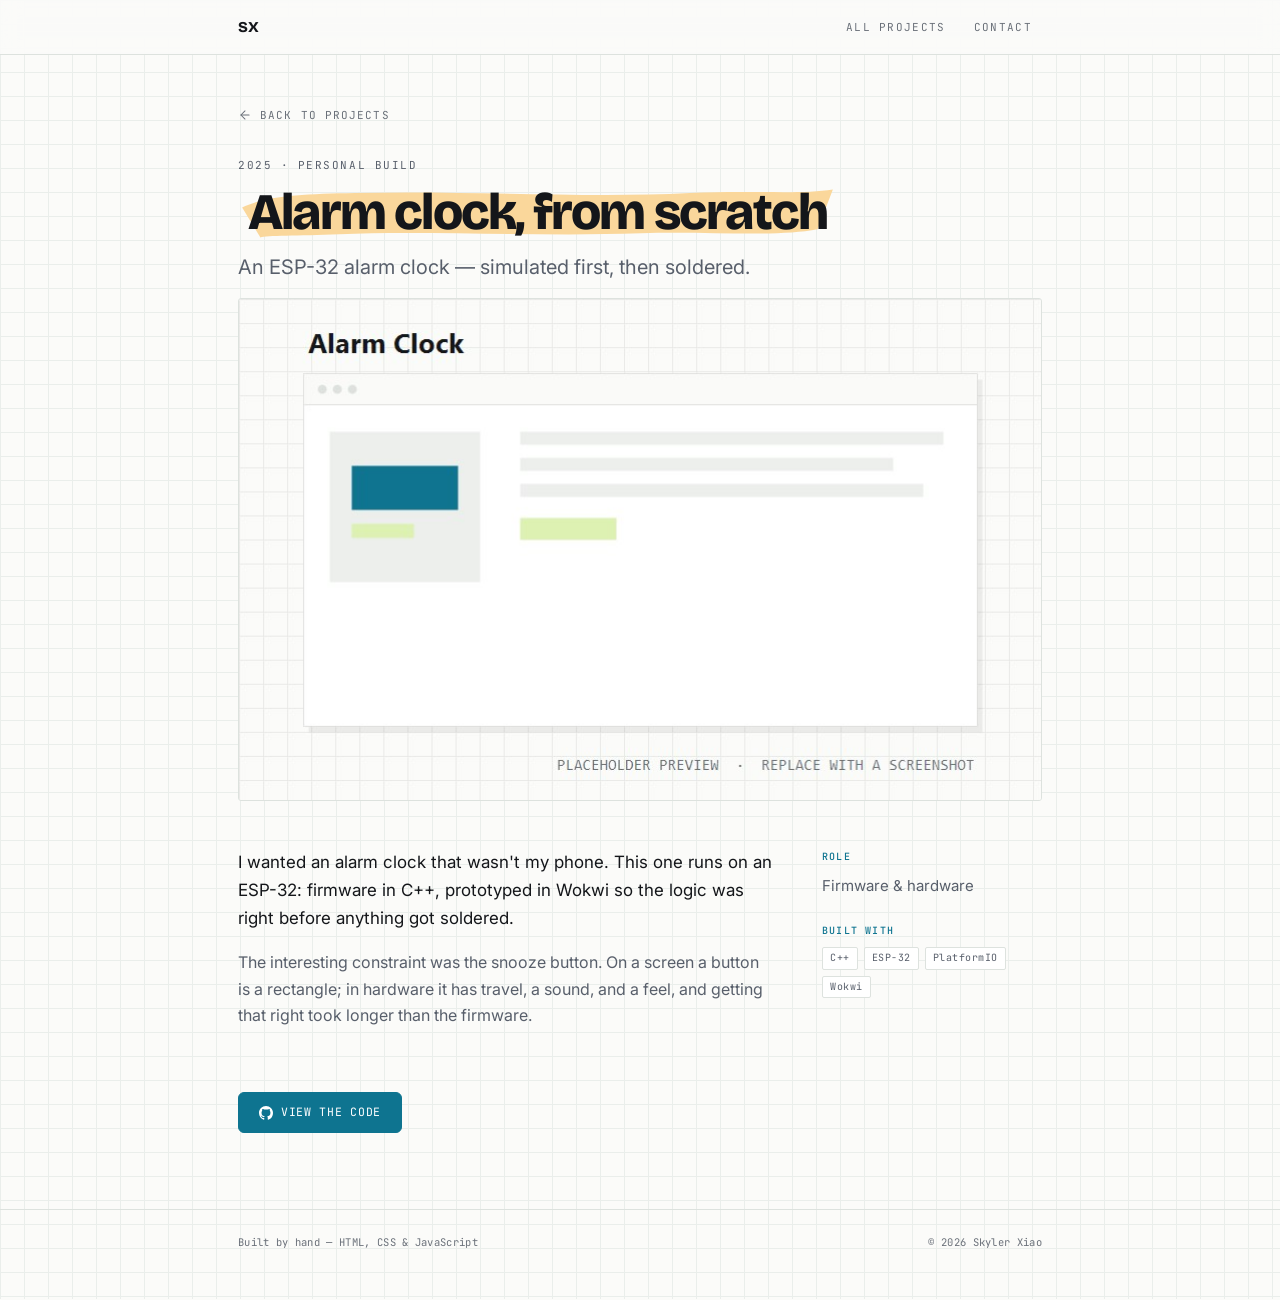
<file: projects/alarm-clock/index.html>
<!DOCTYPE html>
<html lang="en" class="no-js">
<head>
  <meta charset="UTF-8">
  <meta name="viewport" content="width=device-width, initial-scale=1.0">
  <title>Alarm clock, from scratch — Skyler Xiao</title>
  <meta name="description" content="An ESP-32 alarm clock — simulated first, then soldered.">
  <link rel="canonical" href="https://skylerxiao.ca/projects/alarm-clock/">
  <meta name="theme-color" content="#FBFBF9">

  <script>
    document.documentElement.className = 'js';
    window.revealFailsafe = setTimeout(function () {
      document.documentElement.className = 'no-js';
    }, 4000);
  </script>

  <meta property="og:type" content="article">
  <meta property="og:url" content="https://skylerxiao.ca/projects/alarm-clock/">
  <meta property="og:title" content="Alarm clock, from scratch — Skyler Xiao">
  <meta property="og:description" content="An ESP-32 alarm clock — simulated first, then soldered.">
  <meta property="og:image" content="https://skylerxiao.ca/img/previews/alarm-clock.jpg">
  <meta name="twitter:card" content="summary_large_image">
  <meta name="twitter:image" content="https://skylerxiao.ca/img/previews/alarm-clock.jpg">

  <link rel="icon" href="../../favicon.ico">
  <link rel="preconnect" href="https://fonts.googleapis.com">
  <link rel="preconnect" href="https://fonts.gstatic.com" crossorigin>
  <link href="https://fonts.googleapis.com/css2?family=Bricolage+Grotesque:opsz,wght@12..96,600;12..96,800&family=Inter:wght@400;500&family=JetBrains+Mono:wght@400;500&display=swap" rel="stylesheet">
  <!-- Relative so the page works served AND opened from disk. -->
  <link rel="stylesheet" href="../../style.css">
</head>
<body>

<svg class="sprite" aria-hidden="true" focusable="false" xmlns="http://www.w3.org/2000/svg">
  <symbol id="i-github" viewBox="0 0 24 24">
    <path fill="currentColor" stroke="none" d="M12 0C5.37 0 0 5.37 0 12c0 5.3 3.44 9.8 8.21 11.39.6.11.79-.26.79-.58v-2.23c-3.34.73-4.03-1.42-4.03-1.42-.55-1.39-1.34-1.76-1.34-1.76-1.09-.74.08-.73.08-.73 1.21.09 1.84 1.24 1.84 1.24 1.07 1.83 2.81 1.3 3.49 1 .11-.78.42-1.31.76-1.61-2.66-.3-5.47-1.33-5.47-5.93 0-1.31.47-2.38 1.24-3.22-.13-.3-.54-1.52.11-3.18 0 0 1.01-.32 3.3 1.23a11.5 11.5 0 0 1 6.01 0c2.29-1.55 3.3-1.23 3.3-1.23.65 1.66.24 2.88.12 3.18.77.84 1.23 1.91 1.23 3.22 0 4.61-2.81 5.62-5.48 5.92.43.37.82 1.1.82 2.22v3.29c0 .32.19.7.8.58A12 12 0 0 0 24 12c0-6.63-5.37-12-12-12z"/>
  </symbol>
  <symbol id="i-arrow" viewBox="0 0 24 24">
    <line x1="6" y1="18" x2="18" y2="6"/><polyline points="9,6 18,6 18,15"/>
  </symbol>
  <symbol id="i-back" viewBox="0 0 24 24">
    <line x1="19" y1="12" x2="5" y2="12"/><polyline points="12,19 5,12 12,5"/>
  </symbol>
</svg>

<nav class="nav">
  <div class="wrap">
    <a href="../../" class="nav-sig">SX</a>
    <div class="nav-links">
      <a href="../../#projects" class="nav-link">All projects</a>
      <a href="../../#contact" class="nav-link">Contact</a>
    </div>
  </div>
</nav>

<main>
  <article class="case" style="--brush: var(--brush-clock)">
    <div class="wrap">
      <a class="case-back" href="../../#projects"><svg class="icon"><use href="#i-back"></use></svg>Back to projects</a>

      <p class="case-eyebrow">2025 &middot; Personal build</p>
      <h1><span class="mark">Alarm clock, from scratch</span></h1>
      <p class="case-tagline">An ESP-32 alarm clock — simulated first, then soldered.</p>
      

      <figure class="case-shot">
        <img src="../../img/previews/alarm-clock.jpg" alt="Alarm clock, from scratch interface" width="800" height="500">
      </figure>

      <div class="case-grid">
        <div class="case-body">
          <p>I wanted an alarm clock that wasn't my phone. This one runs on an ESP-32: firmware in C++, prototyped in Wokwi so the logic was right before anything got soldered.</p>
          <p>The interesting constraint was the snooze button. On a screen a button is a rectangle; in hardware it has travel, a sound, and a feel, and getting that right took longer than the firmware.</p>
        </div>
        <aside class="case-meta">
          <div>
            <h2>Role</h2>
            <p>Firmware &amp; hardware</p>
          </div>
          <div>
            <h2>Built with</h2>
            <div class="tags">
              <span class="tag">C++</span>
              <span class="tag">ESP-32</span>
              <span class="tag">PlatformIO</span>
              <span class="tag">Wokwi</span>
            </div>
          </div>
        </aside>
      </div>

      <div class="btn-row case-actions">
        
        <a class="btn btn--primary" href="https://github.com/skiller99668/AlarmClock" target="_blank" rel="noopener"><svg class="icon icon--solid"><use href="#i-github"></use></svg>View the code</a>
      </div>
    </div>
  </article>
</main>

<footer class="site-footer">
  <div class="wrap">
    <span>Built by hand — HTML, CSS &amp; JavaScript</span>
    <span>&copy; 2026 Skyler Xiao</span>
  </div>
</footer>

<script src="../../script.js"></script>
</body>
</html>
</file>
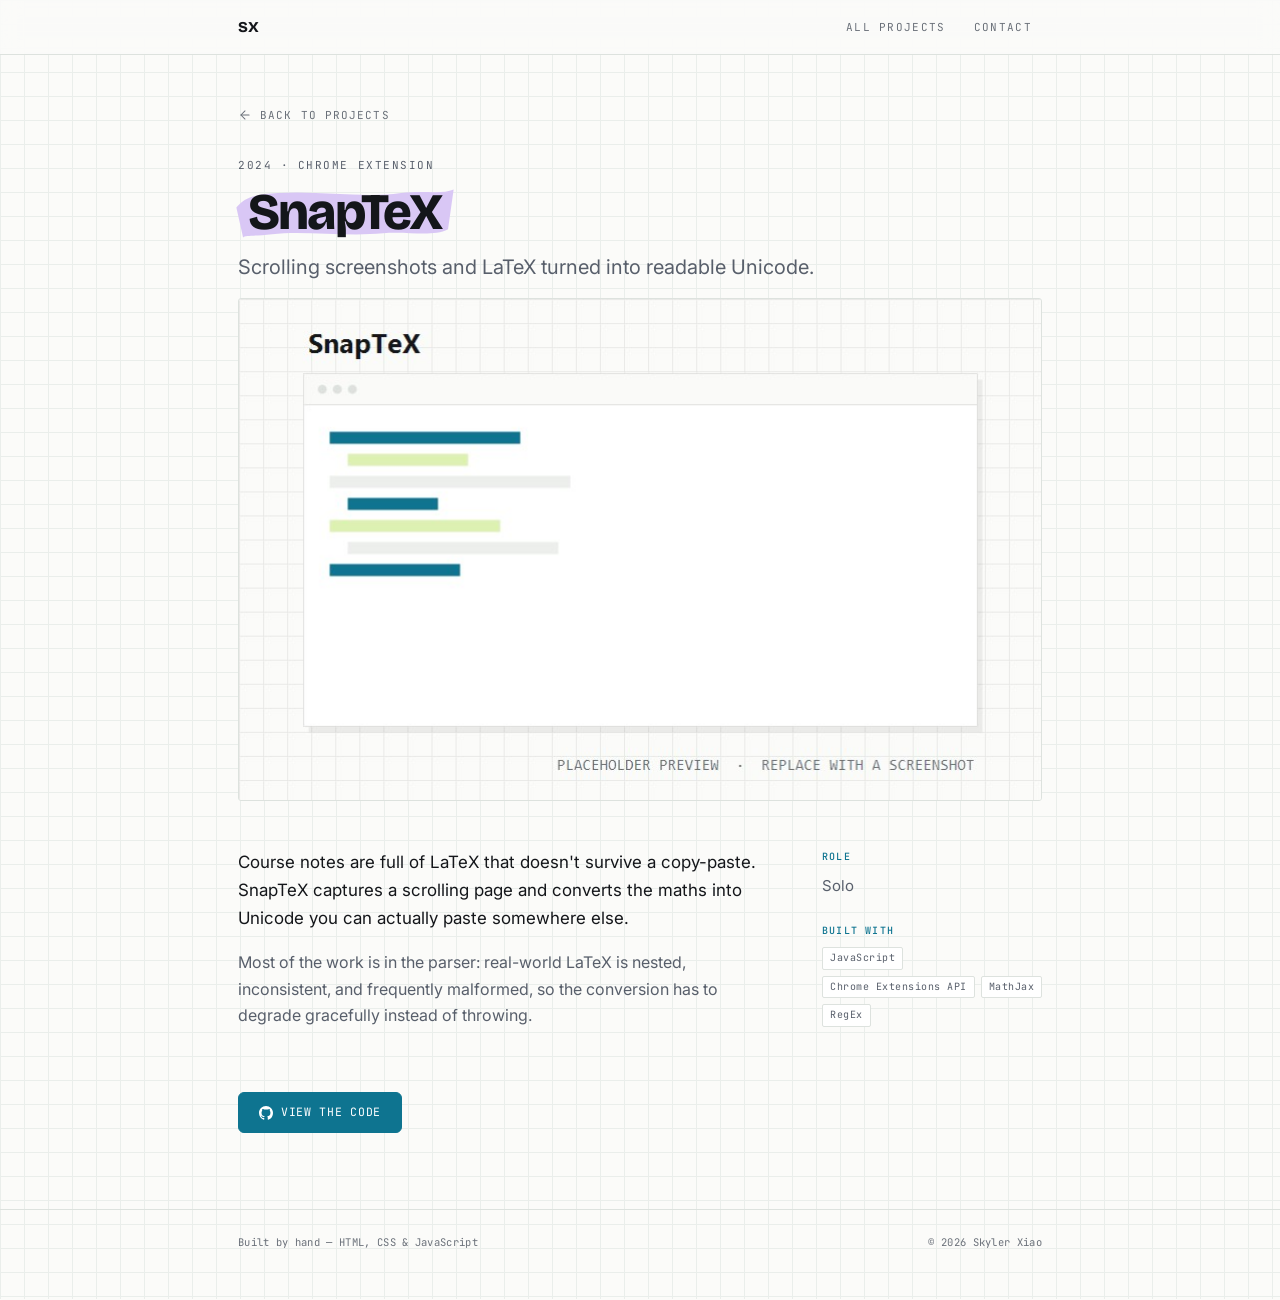
<file: projects/snaptex/index.html>
<!DOCTYPE html>
<html lang="en" class="no-js">
<head>
  <meta charset="UTF-8">
  <meta name="viewport" content="width=device-width, initial-scale=1.0">
  <title>SnapTeX — Skyler Xiao</title>
  <meta name="description" content="Scrolling screenshots and LaTeX turned into readable Unicode.">
  <link rel="canonical" href="https://skylerxiao.ca/projects/snaptex/">
  <meta name="theme-color" content="#FBFBF9">

  <script>
    document.documentElement.className = 'js';
    window.revealFailsafe = setTimeout(function () {
      document.documentElement.className = 'no-js';
    }, 4000);
  </script>

  <meta property="og:type" content="article">
  <meta property="og:url" content="https://skylerxiao.ca/projects/snaptex/">
  <meta property="og:title" content="SnapTeX — Skyler Xiao">
  <meta property="og:description" content="Scrolling screenshots and LaTeX turned into readable Unicode.">
  <meta property="og:image" content="https://skylerxiao.ca/img/previews/snaptex.jpg">
  <meta name="twitter:card" content="summary_large_image">
  <meta name="twitter:image" content="https://skylerxiao.ca/img/previews/snaptex.jpg">

  <link rel="icon" href="../../favicon.ico">
  <link rel="preconnect" href="https://fonts.googleapis.com">
  <link rel="preconnect" href="https://fonts.gstatic.com" crossorigin>
  <link href="https://fonts.googleapis.com/css2?family=Bricolage+Grotesque:opsz,wght@12..96,600;12..96,800&family=Inter:wght@400;500&family=JetBrains+Mono:wght@400;500&display=swap" rel="stylesheet">
  <!-- Relative so the page works served AND opened from disk. -->
  <link rel="stylesheet" href="../../style.css">
</head>
<body>

<svg class="sprite" aria-hidden="true" focusable="false" xmlns="http://www.w3.org/2000/svg">
  <symbol id="i-github" viewBox="0 0 24 24">
    <path fill="currentColor" stroke="none" d="M12 0C5.37 0 0 5.37 0 12c0 5.3 3.44 9.8 8.21 11.39.6.11.79-.26.79-.58v-2.23c-3.34.73-4.03-1.42-4.03-1.42-.55-1.39-1.34-1.76-1.34-1.76-1.09-.74.08-.73.08-.73 1.21.09 1.84 1.24 1.84 1.24 1.07 1.83 2.81 1.3 3.49 1 .11-.78.42-1.31.76-1.61-2.66-.3-5.47-1.33-5.47-5.93 0-1.31.47-2.38 1.24-3.22-.13-.3-.54-1.52.11-3.18 0 0 1.01-.32 3.3 1.23a11.5 11.5 0 0 1 6.01 0c2.29-1.55 3.3-1.23 3.3-1.23.65 1.66.24 2.88.12 3.18.77.84 1.23 1.91 1.23 3.22 0 4.61-2.81 5.62-5.48 5.92.43.37.82 1.1.82 2.22v3.29c0 .32.19.7.8.58A12 12 0 0 0 24 12c0-6.63-5.37-12-12-12z"/>
  </symbol>
  <symbol id="i-arrow" viewBox="0 0 24 24">
    <line x1="6" y1="18" x2="18" y2="6"/><polyline points="9,6 18,6 18,15"/>
  </symbol>
  <symbol id="i-back" viewBox="0 0 24 24">
    <line x1="19" y1="12" x2="5" y2="12"/><polyline points="12,19 5,12 12,5"/>
  </symbol>
</svg>

<nav class="nav">
  <div class="wrap">
    <a href="../../" class="nav-sig">SX</a>
    <div class="nav-links">
      <a href="../../#projects" class="nav-link">All projects</a>
      <a href="../../#contact" class="nav-link">Contact</a>
    </div>
  </div>
</nav>

<main>
  <article class="case" style="--brush: var(--brush-tex)">
    <div class="wrap">
      <a class="case-back" href="../../#projects"><svg class="icon"><use href="#i-back"></use></svg>Back to projects</a>

      <p class="case-eyebrow">2024 &middot; Chrome extension</p>
      <h1><span class="mark">SnapTeX</span></h1>
      <p class="case-tagline">Scrolling screenshots and LaTeX turned into readable Unicode.</p>
      

      <figure class="case-shot">
        <img src="../../img/previews/snaptex.jpg" alt="SnapTeX interface" width="800" height="500">
      </figure>

      <div class="case-grid">
        <div class="case-body">
          <p>Course notes are full of LaTeX that doesn't survive a copy-paste. SnapTeX captures a scrolling page and converts the maths into Unicode you can actually paste somewhere else.</p>
          <p>Most of the work is in the parser: real-world LaTeX is nested, inconsistent, and frequently malformed, so the conversion has to degrade gracefully instead of throwing.</p>
        </div>
        <aside class="case-meta">
          <div>
            <h2>Role</h2>
            <p>Solo</p>
          </div>
          <div>
            <h2>Built with</h2>
            <div class="tags">
              <span class="tag">JavaScript</span>
              <span class="tag">Chrome Extensions API</span>
              <span class="tag">MathJax</span>
              <span class="tag">RegEx</span>
            </div>
          </div>
        </aside>
      </div>

      <div class="btn-row case-actions">
        
        <a class="btn btn--primary" href="https://github.com/skiller99668/SnapTeX" target="_blank" rel="noopener"><svg class="icon icon--solid"><use href="#i-github"></use></svg>View the code</a>
      </div>
    </div>
  </article>
</main>

<footer class="site-footer">
  <div class="wrap">
    <span>Built by hand — HTML, CSS &amp; JavaScript</span>
    <span>&copy; 2026 Skyler Xiao</span>
  </div>
</footer>

<script src="../../script.js"></script>
</body>
</html>
</file>
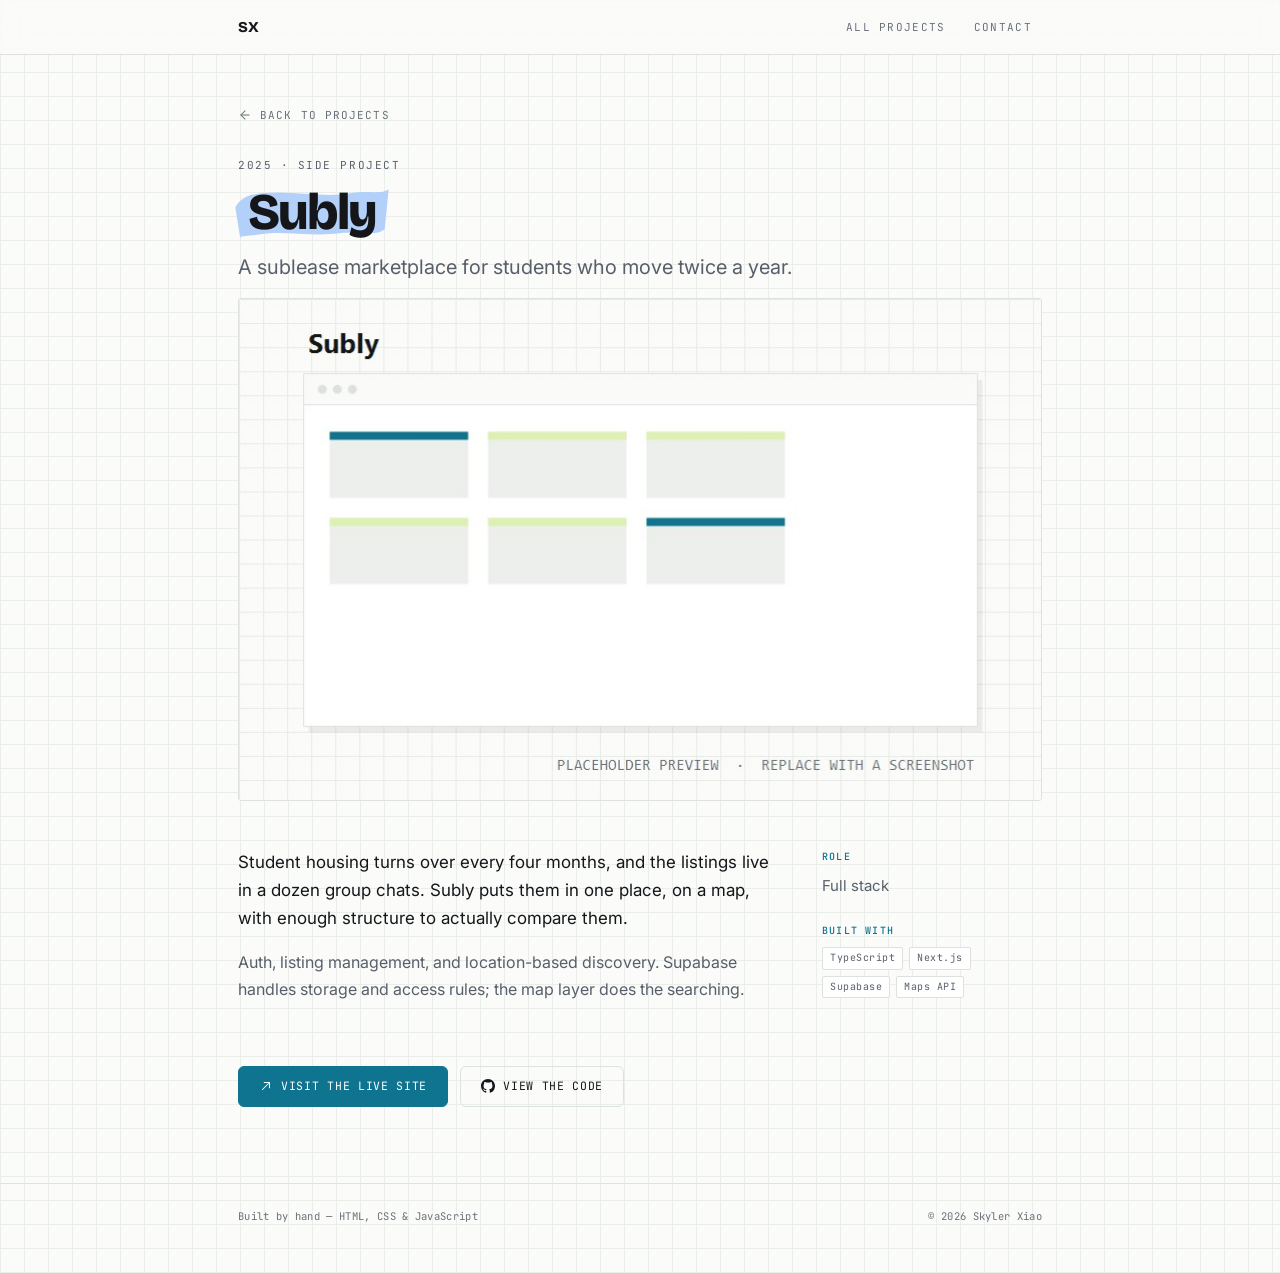
<file: projects/subly/index.html>
<!DOCTYPE html>
<html lang="en" class="no-js">
<head>
  <meta charset="UTF-8">
  <meta name="viewport" content="width=device-width, initial-scale=1.0">
  <title>Subly — Skyler Xiao</title>
  <meta name="description" content="A sublease marketplace for students who move twice a year.">
  <link rel="canonical" href="https://skylerxiao.ca/projects/subly/">
  <meta name="theme-color" content="#FBFBF9">

  <script>
    document.documentElement.className = 'js';
    window.revealFailsafe = setTimeout(function () {
      document.documentElement.className = 'no-js';
    }, 4000);
  </script>

  <meta property="og:type" content="article">
  <meta property="og:url" content="https://skylerxiao.ca/projects/subly/">
  <meta property="og:title" content="Subly — Skyler Xiao">
  <meta property="og:description" content="A sublease marketplace for students who move twice a year.">
  <meta property="og:image" content="https://skylerxiao.ca/img/previews/subly.jpg">
  <meta name="twitter:card" content="summary_large_image">
  <meta name="twitter:image" content="https://skylerxiao.ca/img/previews/subly.jpg">

  <link rel="icon" href="../../favicon.ico">
  <link rel="preconnect" href="https://fonts.googleapis.com">
  <link rel="preconnect" href="https://fonts.gstatic.com" crossorigin>
  <link href="https://fonts.googleapis.com/css2?family=Bricolage+Grotesque:opsz,wght@12..96,600;12..96,800&family=Inter:wght@400;500&family=JetBrains+Mono:wght@400;500&display=swap" rel="stylesheet">
  <!-- Relative so the page works served AND opened from disk. -->
  <link rel="stylesheet" href="../../style.css">
</head>
<body>

<svg class="sprite" aria-hidden="true" focusable="false" xmlns="http://www.w3.org/2000/svg">
  <symbol id="i-github" viewBox="0 0 24 24">
    <path fill="currentColor" stroke="none" d="M12 0C5.37 0 0 5.37 0 12c0 5.3 3.44 9.8 8.21 11.39.6.11.79-.26.79-.58v-2.23c-3.34.73-4.03-1.42-4.03-1.42-.55-1.39-1.34-1.76-1.34-1.76-1.09-.74.08-.73.08-.73 1.21.09 1.84 1.24 1.84 1.24 1.07 1.83 2.81 1.3 3.49 1 .11-.78.42-1.31.76-1.61-2.66-.3-5.47-1.33-5.47-5.93 0-1.31.47-2.38 1.24-3.22-.13-.3-.54-1.52.11-3.18 0 0 1.01-.32 3.3 1.23a11.5 11.5 0 0 1 6.01 0c2.29-1.55 3.3-1.23 3.3-1.23.65 1.66.24 2.88.12 3.18.77.84 1.23 1.91 1.23 3.22 0 4.61-2.81 5.62-5.48 5.92.43.37.82 1.1.82 2.22v3.29c0 .32.19.7.8.58A12 12 0 0 0 24 12c0-6.63-5.37-12-12-12z"/>
  </symbol>
  <symbol id="i-arrow" viewBox="0 0 24 24">
    <line x1="6" y1="18" x2="18" y2="6"/><polyline points="9,6 18,6 18,15"/>
  </symbol>
  <symbol id="i-back" viewBox="0 0 24 24">
    <line x1="19" y1="12" x2="5" y2="12"/><polyline points="12,19 5,12 12,5"/>
  </symbol>
</svg>

<nav class="nav">
  <div class="wrap">
    <a href="../../" class="nav-sig">SX</a>
    <div class="nav-links">
      <a href="../../#projects" class="nav-link">All projects</a>
      <a href="../../#contact" class="nav-link">Contact</a>
    </div>
  </div>
</nav>

<main>
  <article class="case" style="--brush: var(--brush-subly)">
    <div class="wrap">
      <a class="case-back" href="../../#projects"><svg class="icon"><use href="#i-back"></use></svg>Back to projects</a>

      <p class="case-eyebrow">2025 &middot; Side project</p>
      <h1><span class="mark">Subly</span></h1>
      <p class="case-tagline">A sublease marketplace for students who move twice a year.</p>
      

      <figure class="case-shot">
        <img src="../../img/previews/subly.jpg" alt="Subly interface" width="800" height="500">
      </figure>

      <div class="case-grid">
        <div class="case-body">
          <p>Student housing turns over every four months, and the listings live in a dozen group chats. Subly puts them in one place, on a map, with enough structure to actually compare them.</p>
          <p>Auth, listing management, and location-based discovery. Supabase handles storage and access rules; the map layer does the searching.</p>
        </div>
        <aside class="case-meta">
          <div>
            <h2>Role</h2>
            <p>Full stack</p>
          </div>
          <div>
            <h2>Built with</h2>
            <div class="tags">
              <span class="tag">TypeScript</span>
              <span class="tag">Next.js</span>
              <span class="tag">Supabase</span>
              <span class="tag">Maps API</span>
            </div>
          </div>
        </aside>
      </div>

      <div class="btn-row case-actions">
        <a class="btn btn--primary" href="https://sublyrealtor.vercel.app" target="_blank" rel="noopener"><svg class="icon"><use href="#i-arrow"></use></svg>Visit the live site</a>
        <a class="btn" href="https://github.com/skiller99668/Subly" target="_blank" rel="noopener"><svg class="icon icon--solid"><use href="#i-github"></use></svg>View the code</a>
      </div>
    </div>
  </article>
</main>

<footer class="site-footer">
  <div class="wrap">
    <span>Built by hand — HTML, CSS &amp; JavaScript</span>
    <span>&copy; 2026 Skyler Xiao</span>
  </div>
</footer>

<script src="../../script.js"></script>
</body>
</html>
</file>
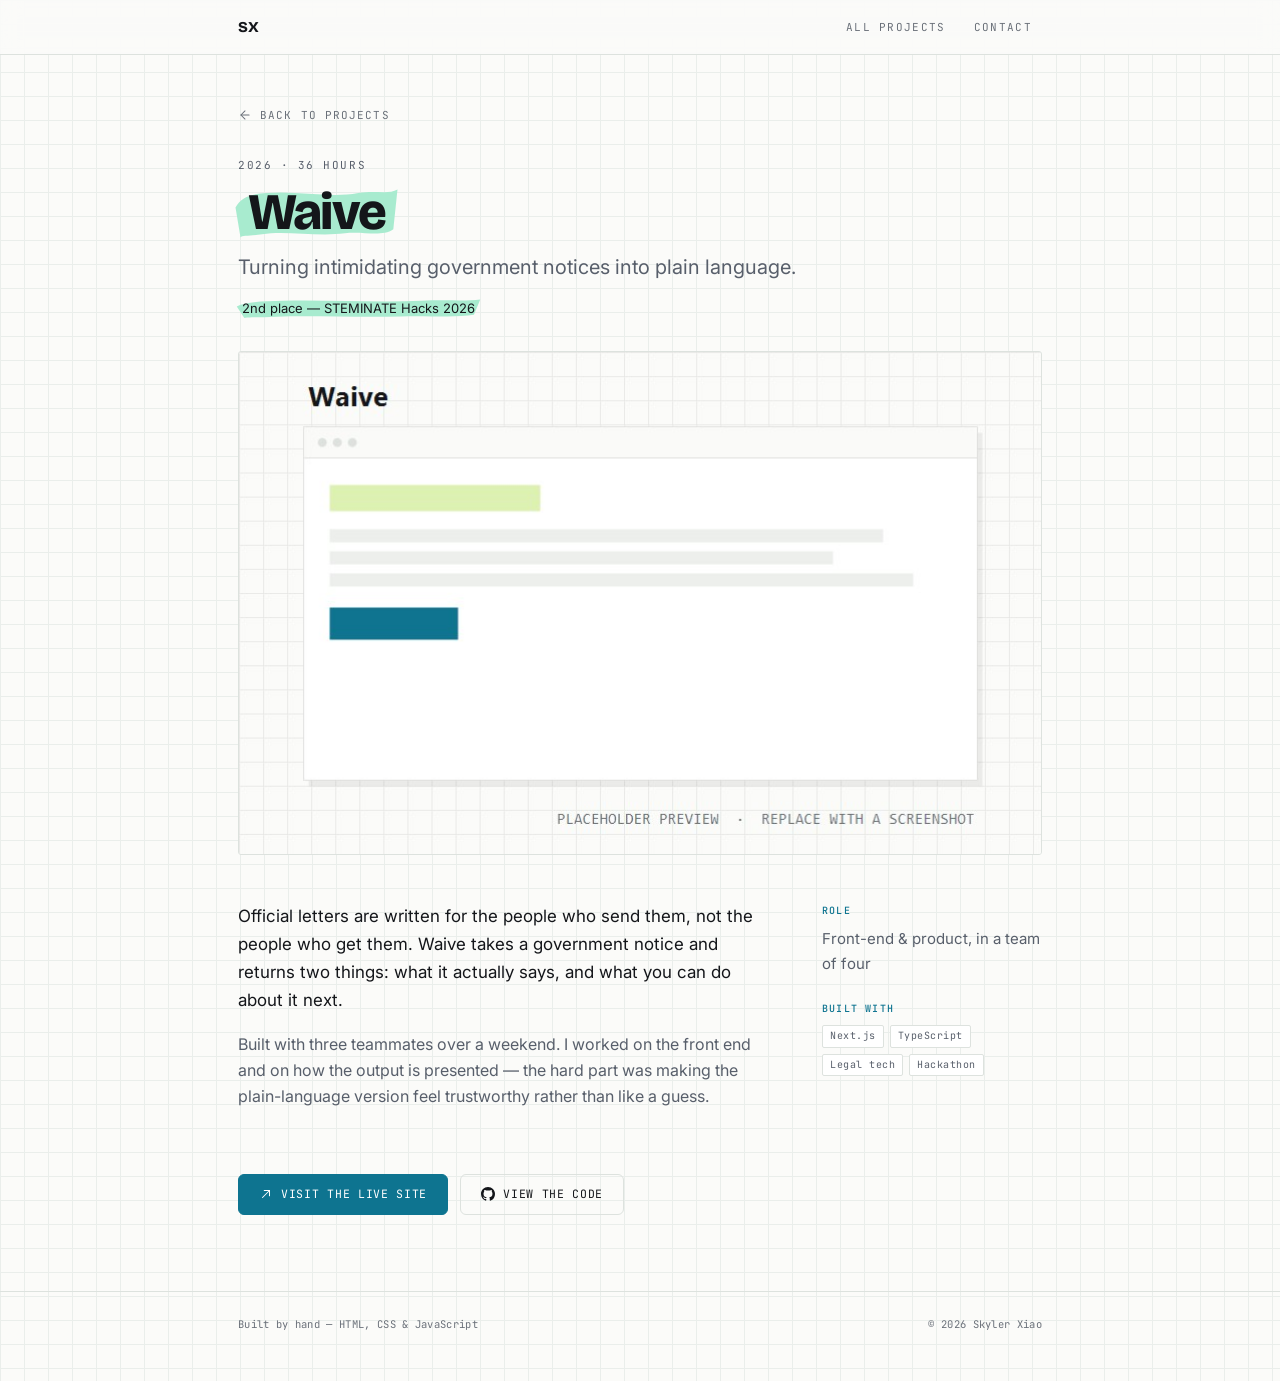
<file: projects/waive/index.html>
<!DOCTYPE html>
<html lang="en" class="no-js">
<head>
  <meta charset="UTF-8">
  <meta name="viewport" content="width=device-width, initial-scale=1.0">
  <title>Waive — Skyler Xiao</title>
  <meta name="description" content="Turning intimidating government notices into plain language.">
  <link rel="canonical" href="https://skylerxiao.ca/projects/waive/">
  <meta name="theme-color" content="#FBFBF9">

  <script>
    document.documentElement.className = 'js';
    window.revealFailsafe = setTimeout(function () {
      document.documentElement.className = 'no-js';
    }, 4000);
  </script>

  <meta property="og:type" content="article">
  <meta property="og:url" content="https://skylerxiao.ca/projects/waive/">
  <meta property="og:title" content="Waive — Skyler Xiao">
  <meta property="og:description" content="Turning intimidating government notices into plain language.">
  <meta property="og:image" content="https://skylerxiao.ca/img/previews/waive.jpg">
  <meta name="twitter:card" content="summary_large_image">
  <meta name="twitter:image" content="https://skylerxiao.ca/img/previews/waive.jpg">

  <link rel="icon" href="../../favicon.ico">
  <link rel="preconnect" href="https://fonts.googleapis.com">
  <link rel="preconnect" href="https://fonts.gstatic.com" crossorigin>
  <link href="https://fonts.googleapis.com/css2?family=Bricolage+Grotesque:opsz,wght@12..96,600;12..96,800&family=Inter:wght@400;500&family=JetBrains+Mono:wght@400;500&display=swap" rel="stylesheet">
  <!-- Relative so the page works served AND opened from disk. -->
  <link rel="stylesheet" href="../../style.css">
</head>
<body>

<svg class="sprite" aria-hidden="true" focusable="false" xmlns="http://www.w3.org/2000/svg">
  <symbol id="i-github" viewBox="0 0 24 24">
    <path fill="currentColor" stroke="none" d="M12 0C5.37 0 0 5.37 0 12c0 5.3 3.44 9.8 8.21 11.39.6.11.79-.26.79-.58v-2.23c-3.34.73-4.03-1.42-4.03-1.42-.55-1.39-1.34-1.76-1.34-1.76-1.09-.74.08-.73.08-.73 1.21.09 1.84 1.24 1.84 1.24 1.07 1.83 2.81 1.3 3.49 1 .11-.78.42-1.31.76-1.61-2.66-.3-5.47-1.33-5.47-5.93 0-1.31.47-2.38 1.24-3.22-.13-.3-.54-1.52.11-3.18 0 0 1.01-.32 3.3 1.23a11.5 11.5 0 0 1 6.01 0c2.29-1.55 3.3-1.23 3.3-1.23.65 1.66.24 2.88.12 3.18.77.84 1.23 1.91 1.23 3.22 0 4.61-2.81 5.62-5.48 5.92.43.37.82 1.1.82 2.22v3.29c0 .32.19.7.8.58A12 12 0 0 0 24 12c0-6.63-5.37-12-12-12z"/>
  </symbol>
  <symbol id="i-arrow" viewBox="0 0 24 24">
    <line x1="6" y1="18" x2="18" y2="6"/><polyline points="9,6 18,6 18,15"/>
  </symbol>
  <symbol id="i-back" viewBox="0 0 24 24">
    <line x1="19" y1="12" x2="5" y2="12"/><polyline points="12,19 5,12 12,5"/>
  </symbol>
</svg>

<nav class="nav">
  <div class="wrap">
    <a href="../../" class="nav-sig">SX</a>
    <div class="nav-links">
      <a href="../../#projects" class="nav-link">All projects</a>
      <a href="../../#contact" class="nav-link">Contact</a>
    </div>
  </div>
</nav>

<main>
  <article class="case" style="--brush: var(--brush-waive)">
    <div class="wrap">
      <a class="case-back" href="../../#projects"><svg class="icon"><use href="#i-back"></use></svg>Back to projects</a>

      <p class="case-eyebrow">2026 &middot; 36 hours</p>
      <h1><span class="mark">Waive</span></h1>
      <p class="case-tagline">Turning intimidating government notices into plain language.</p>
      <p class="case-badge"><span class="mark">2nd place — STEMINATE Hacks 2026</span></p>

      <figure class="case-shot">
        <img src="../../img/previews/waive.jpg" alt="Waive interface" width="800" height="500">
      </figure>

      <div class="case-grid">
        <div class="case-body">
          <p>Official letters are written for the people who send them, not the people who get them. Waive takes a government notice and returns two things: what it actually says, and what you can do about it next.</p>
          <p>Built with three teammates over a weekend. I worked on the front end and on how the output is presented — the hard part was making the plain-language version feel trustworthy rather than like a guess.</p>
        </div>
        <aside class="case-meta">
          <div>
            <h2>Role</h2>
            <p>Front-end &amp; product, in a team of four</p>
          </div>
          <div>
            <h2>Built with</h2>
            <div class="tags">
              <span class="tag">Next.js</span>
              <span class="tag">TypeScript</span>
              <span class="tag">Legal tech</span>
              <span class="tag">Hackathon</span>
            </div>
          </div>
        </aside>
      </div>

      <div class="btn-row case-actions">
        <a class="btn btn--primary" href="https://waivelegal.vercel.app" target="_blank" rel="noopener"><svg class="icon"><use href="#i-arrow"></use></svg>Visit the live site</a>
        <a class="btn" href="https://github.com/skiller99668/Waive" target="_blank" rel="noopener"><svg class="icon icon--solid"><use href="#i-github"></use></svg>View the code</a>
      </div>
    </div>
  </article>
</main>

<footer class="site-footer">
  <div class="wrap">
    <span>Built by hand — HTML, CSS &amp; JavaScript</span>
    <span>&copy; 2026 Skyler Xiao</span>
  </div>
</footer>

<script src="../../script.js"></script>
</body>
</html>
</file>
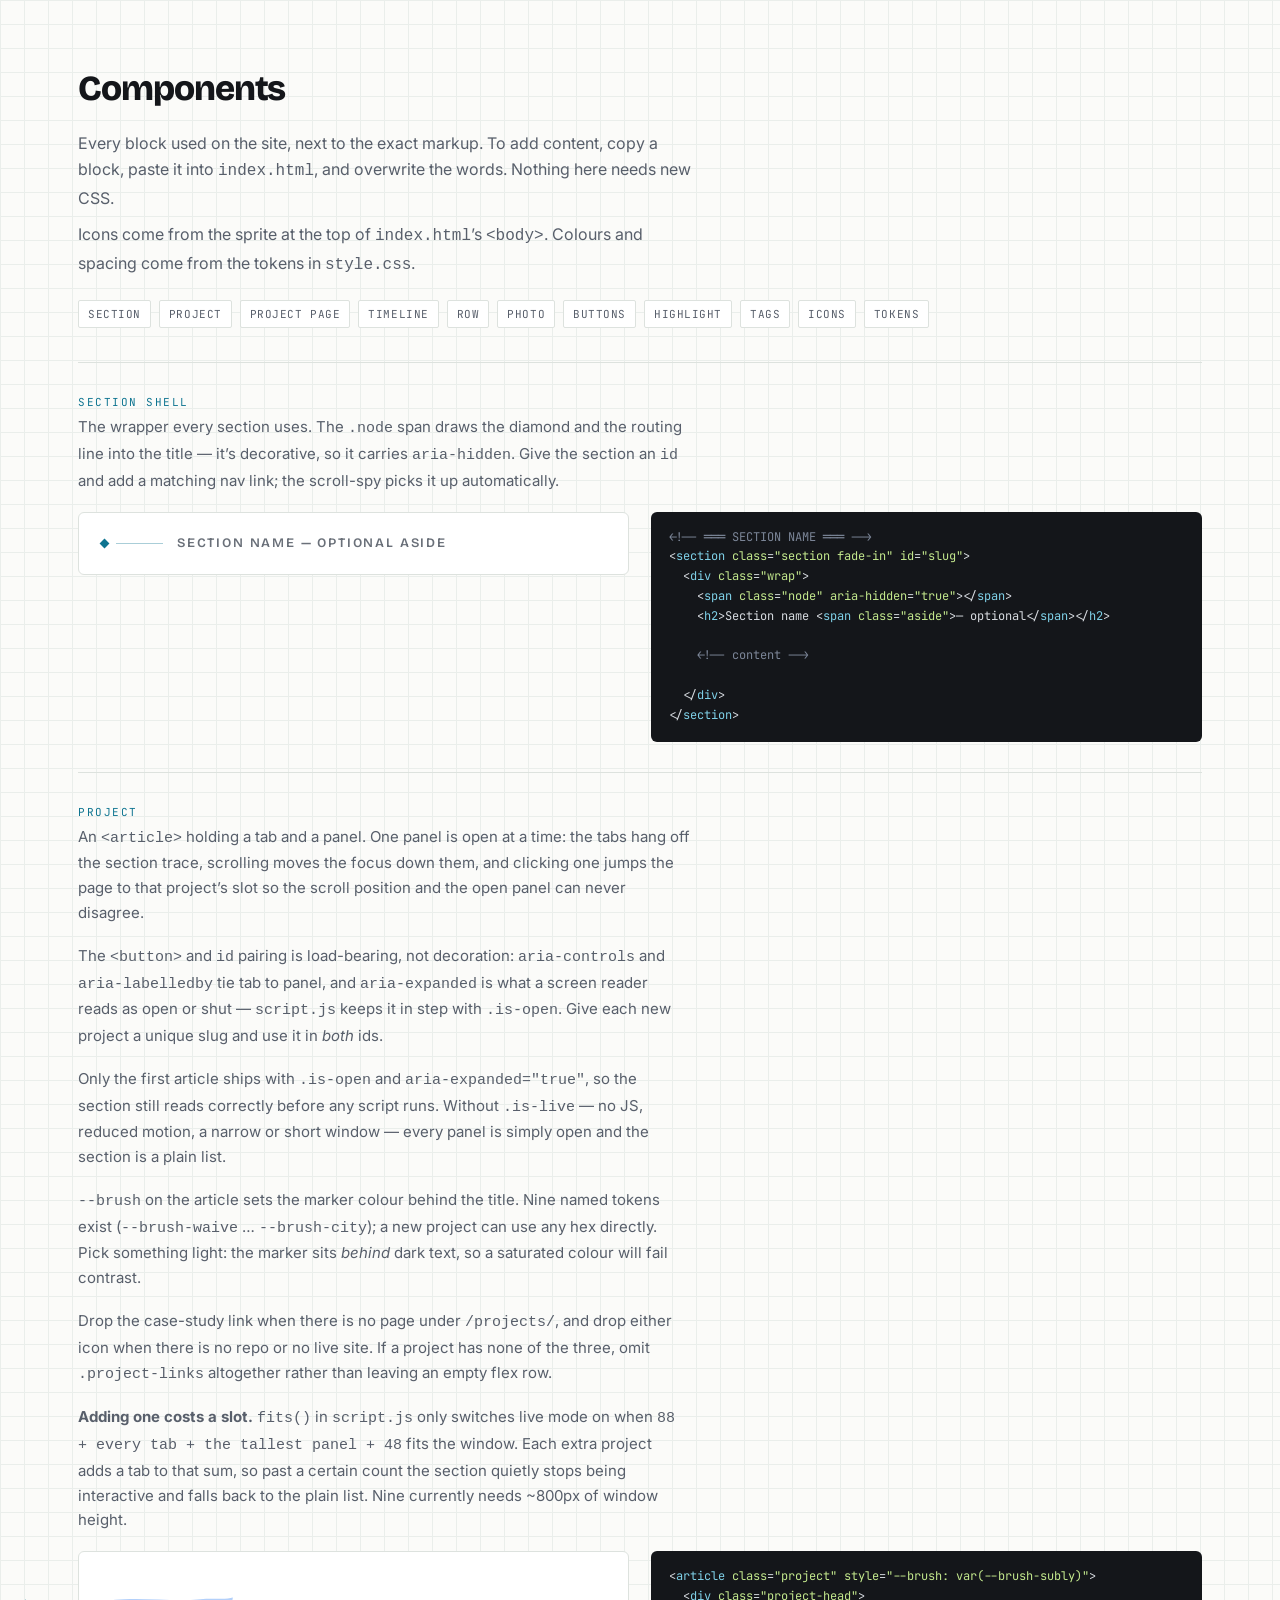
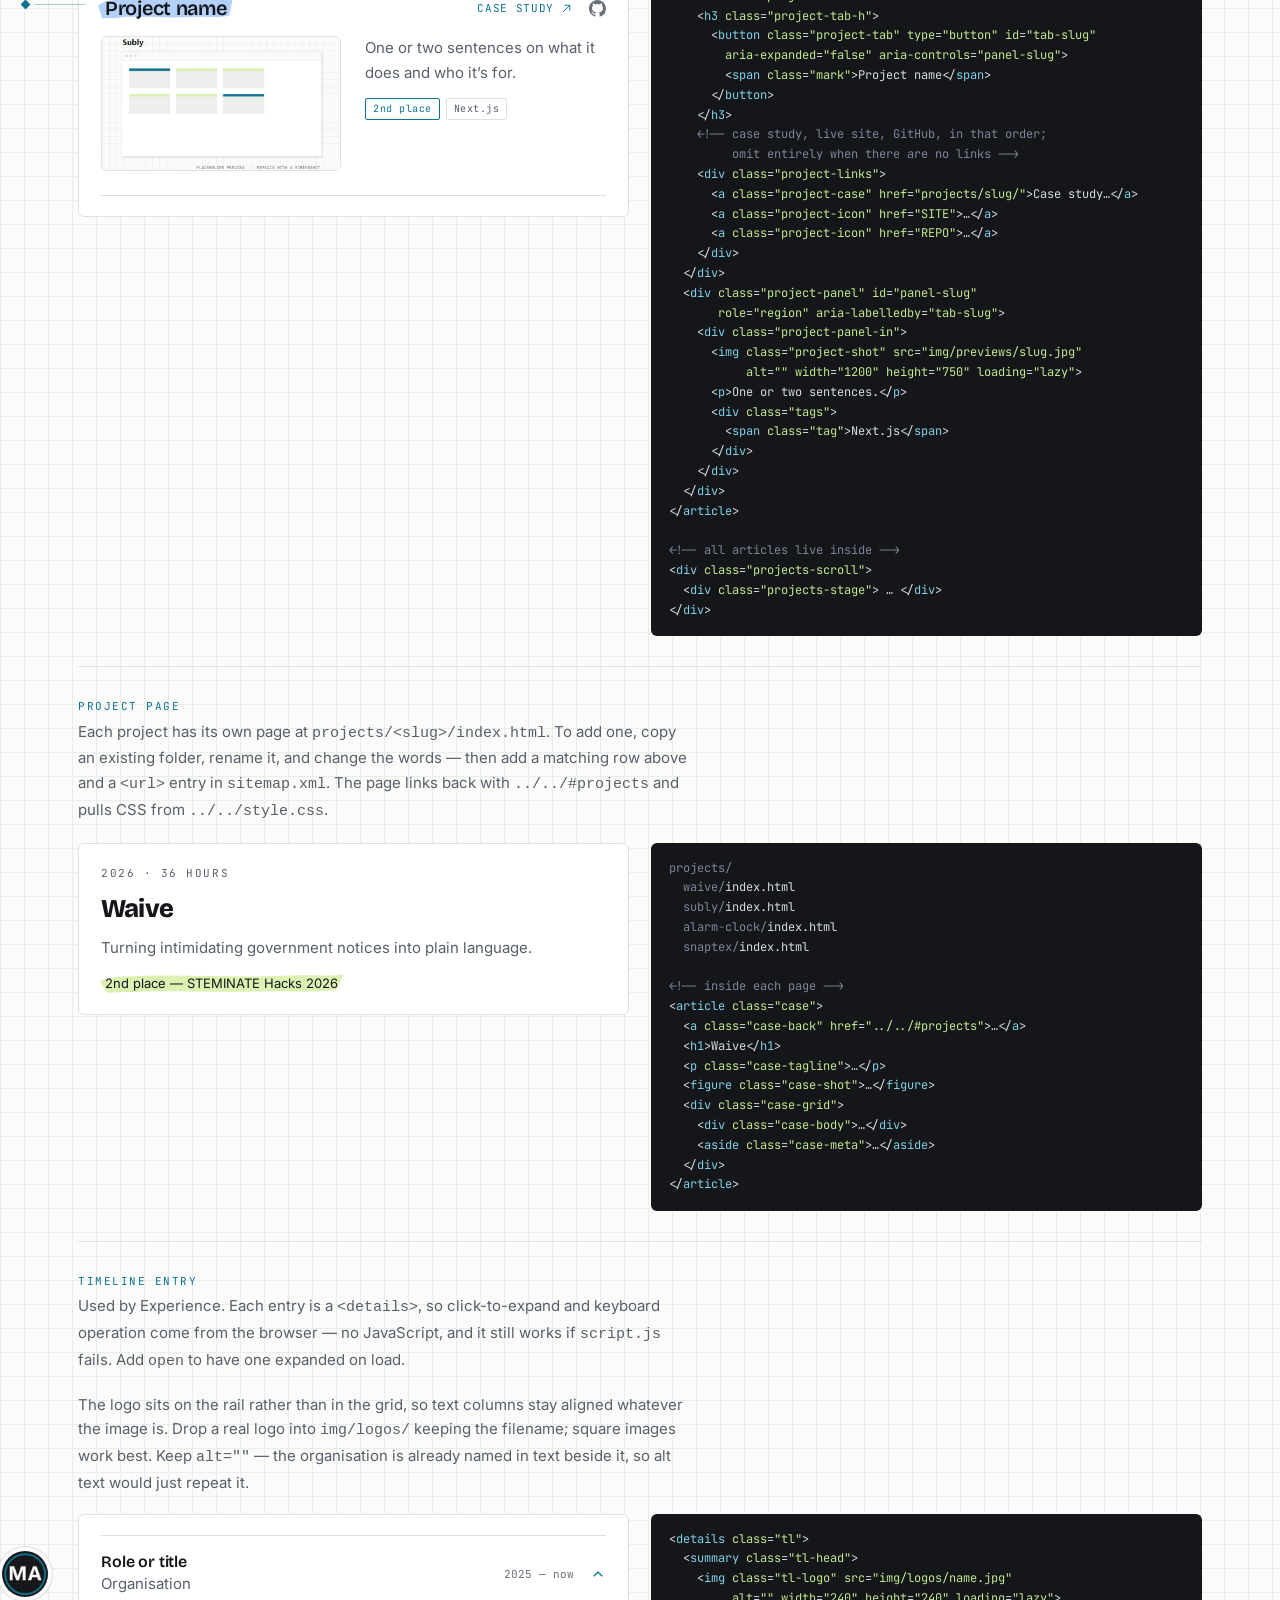
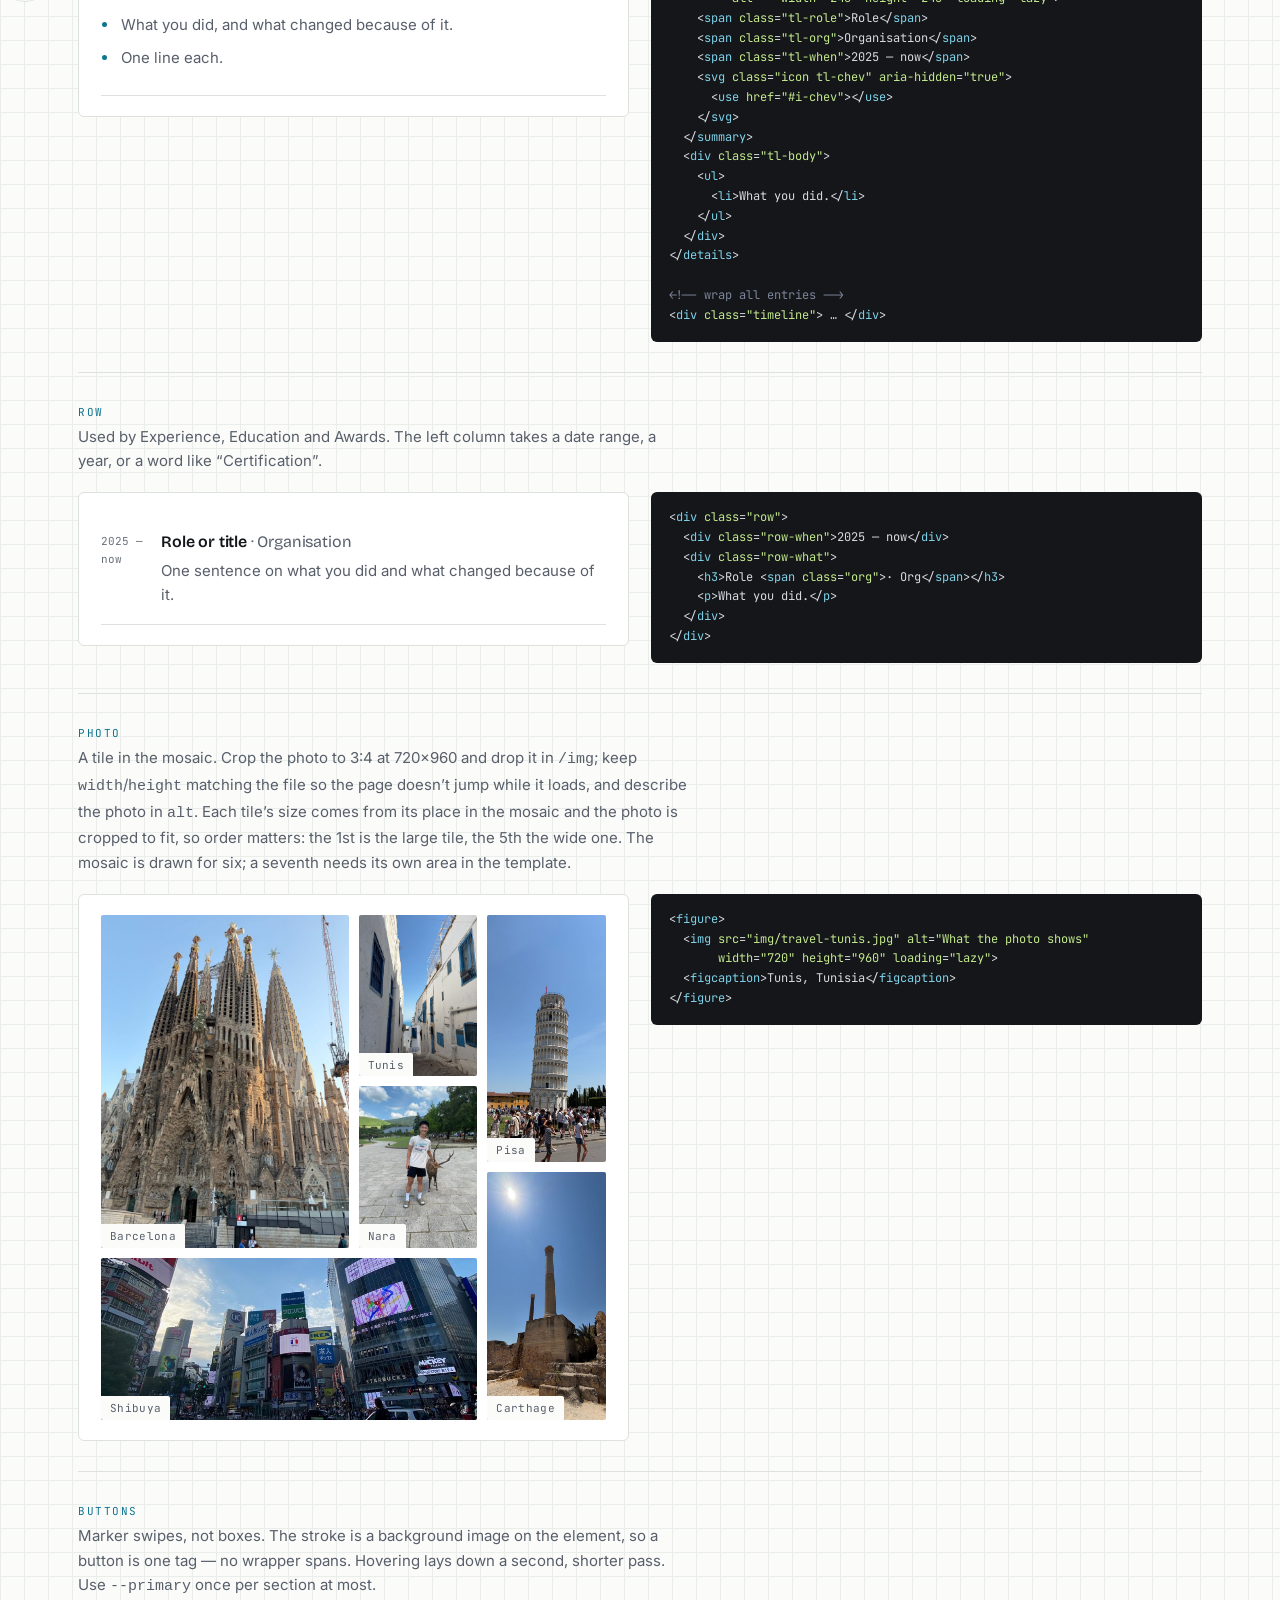
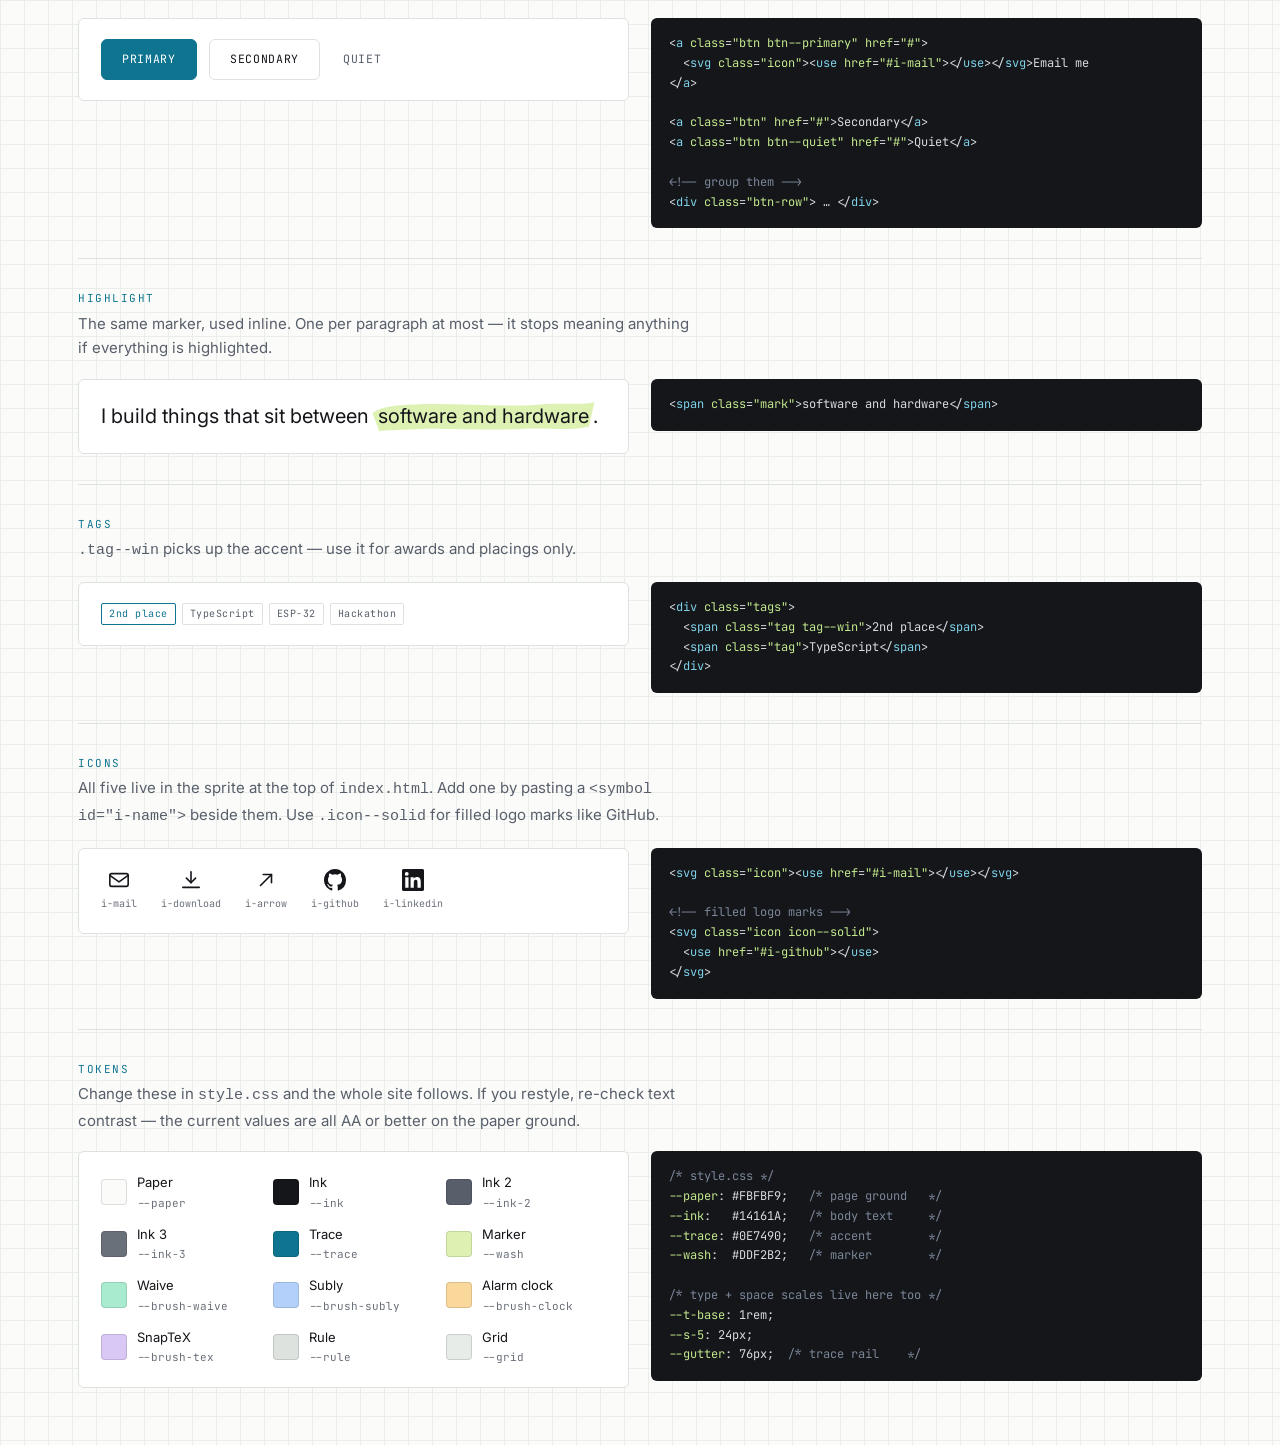
<file: components.html>
<!DOCTYPE html>
<html lang="en">
<head>
  <meta charset="UTF-8">
  <meta name="viewport" content="width=device-width, initial-scale=1.0">
  <title>Components — skylerxiao.ca</title>
  <meta name="robots" content="noindex">
  <meta name="theme-color" content="#FBFBF9">
  <link rel="icon" href="favicon.ico">
  <link rel="preconnect" href="https://fonts.googleapis.com">
  <link rel="preconnect" href="https://fonts.gstatic.com" crossorigin>
  <link href="https://fonts.googleapis.com/css2?family=Bricolage+Grotesque:opsz,wght@12..96,600;12..96,800&family=Inter:wght@400;500&family=JetBrains+Mono:wght@400;500&display=swap" rel="stylesheet">
  <!-- Relative, not "/style.css": this page is meant to be opened straight
       from disk as a reference, and a root-absolute path resolves to the
       filesystem root there, leaving the page completely unstyled. -->
  <link rel="stylesheet" href="style.css">
  <style>
    .doc { max-width: 1180px; margin: 0 auto; padding: 0 28px 90px; }
    .doc-head { padding: 60px 0 34px; }
    .doc-head h1 {
      font-family: var(--display); font-weight: 800; font-size: 2.2rem;
      letter-spacing: -0.03em; margin: 0 0 12px;
    }
    .doc-head p { color: var(--ink-2); max-width: 62ch; margin: 0 0 10px; }

    .cmp { border-top: 1px solid var(--rule); padding: 30px 0; }
    .cmp-title {
      font-family: var(--mono); font-size: 11px; letter-spacing: 0.14em;
      text-transform: uppercase; color: var(--trace); margin: 0 0 4px;
    }
    .cmp-note { color: var(--ink-2); font-size: var(--t-md); margin: 0 0 18px; max-width: 68ch; }

    .cmp-grid { display: grid; grid-template-columns: minmax(0,1fr) minmax(0,1fr); gap: 22px; align-items: start; }
    .demo {
      background: var(--paper-raise); border: 1px solid var(--rule);
      border-radius: var(--radius); padding: 20px 22px; min-width: 0;
    }
    pre {
      margin: 0; background: #14161A; color: #D7DBE0;
      border-radius: var(--radius); padding: 16px 18px;
      overflow-x: auto; font-family: var(--mono); font-size: 12px; line-height: 1.65;
    }
    pre .c { color: #7C8698; }
    pre .t { color: #7FD1E8; }
    pre .a { color: #C3E88D; }

    .toc { display: flex; flex-wrap: wrap; gap: 8px; margin: 22px 0 0; }
    .toc a {
      font-family: var(--mono); font-size: 11px; letter-spacing: 0.05em;
      text-transform: uppercase; text-decoration: none; color: var(--ink-2);
      border: 1px solid var(--rule); border-radius: 2px; padding: 4px 9px;
      background: var(--paper-raise);
    }
    .toc a:hover { border-color: var(--trace); color: var(--trace); }

    .swatches { display: grid; grid-template-columns: repeat(auto-fit, minmax(150px,1fr)); gap: 12px; }
    .sw { display: flex; align-items: center; gap: 10px; font-size: 13px; }
    .sw i {
      width: 26px; height: 26px; border-radius: 4px;
      border: 1px solid rgba(0,0,0,.12); flex: none;
    }
    .sw code { font-family: var(--mono); font-size: 11px; color: var(--ink-3); display: block; }
    @media (max-width: 860px) { .cmp-grid { grid-template-columns: 1fr; } }
  </style>
</head>
<body>

<div class="doc">

  <header class="doc-head">
    <h1>Components</h1>
    <p>Every block used on the site, next to the exact markup. To add content, copy a block, paste it into <code>index.html</code>, and overwrite the words. Nothing here needs new CSS.</p>
    <p>Icons come from the sprite at the top of <code>index.html</code>&rsquo;s <code>&lt;body&gt;</code>. Colours and spacing come from the tokens in <code>style.css</code>.</p>
    <nav class="toc">
      <a href="#c-section">Section</a>
      <a href="#c-project">Project</a>
      <a href="#c-casepage">Project page</a>
      <a href="#c-timeline">Timeline</a>
      <a href="#c-row">Row</a>
      <a href="#c-photo">Photo</a>
      <a href="#c-btn">Buttons</a>
      <a href="#c-mark">Highlight</a>
      <a href="#c-tag">Tags</a>
      <a href="#c-icons">Icons</a>
      <a href="#c-tokens">Tokens</a>
    </nav>
  </header>

  <!-- SECTION -->
  <section class="cmp" id="c-section">
    <p class="cmp-title">Section shell</p>
    <p class="cmp-note">The wrapper every section uses. The <code>.node</code> span draws the diamond and the routing line into the title &mdash; it&rsquo;s decorative, so it carries <code>aria-hidden</code>. Give the section an <code>id</code> and add a matching nav link; the scroll-spy picks it up automatically.</p>
    <div class="cmp-grid">
      <div class="demo">
        <div style="position:relative;padding-left:76px">
          <span class="node" aria-hidden="true" style="left:0"></span>
          <h2 style="font-family:var(--display);font-weight:600;font-size:13px;letter-spacing:.14em;text-transform:uppercase;color:var(--ink-3);margin:0">Section name <span class="aside">&mdash; optional aside</span></h2>
        </div>
      </div>
<pre><span class="c">&lt;!-- ═══ SECTION NAME ═══ --&gt;</span>
&lt;<span class="t">section</span> <span class="a">class</span>=<span class="a">"section fade-in"</span> <span class="a">id</span>=<span class="a">"slug"</span>&gt;
  &lt;<span class="t">div</span> <span class="a">class</span>=<span class="a">"wrap"</span>&gt;
    &lt;<span class="t">span</span> <span class="a">class</span>=<span class="a">"node"</span> <span class="a">aria-hidden</span>=<span class="a">"true"</span>&gt;&lt;/<span class="t">span</span>&gt;
    &lt;<span class="t">h2</span>&gt;Section name &lt;<span class="t">span</span> <span class="a">class</span>=<span class="a">"aside"</span>&gt;&mdash; optional&lt;/<span class="t">span</span>&gt;&lt;/<span class="t">h2</span>&gt;

    <span class="c">&lt;!-- content --&gt;</span>

  &lt;/<span class="t">div</span>&gt;
&lt;/<span class="t">section</span>&gt;</pre>
    </div>
  </section>

  <!-- PROJECT -->
  <section class="cmp" id="c-project">
    <p class="cmp-title">Project</p>
    <p class="cmp-note">
      An <code>&lt;article&gt;</code> holding a tab and a panel. One panel is open at a time: the
      tabs hang off the section trace, scrolling moves the focus down them, and clicking one
      jumps the page to that project&rsquo;s slot so the scroll position and the open panel can
      never disagree.
    </p>
    <p class="cmp-note">
      The <code>&lt;button&gt;</code> and <code>id</code> pairing is load-bearing, not decoration:
      <code>aria-controls</code> and <code>aria-labelledby</code> tie tab to panel, and
      <code>aria-expanded</code> is what a screen reader reads as open or shut &mdash;
      <code>script.js</code> keeps it in step with <code>.is-open</code>. Give each new project a
      unique slug and use it in <em>both</em> ids.
    </p>
    <p class="cmp-note">
      Only the first article ships with <code>.is-open</code> and
      <code>aria-expanded="true"</code>, so the section still reads correctly before any script
      runs. Without <code>.is-live</code> &mdash; no JS, reduced motion, a narrow or short window
      &mdash; every panel is simply open and the section is a plain list.
    </p>
    <p class="cmp-note">
      <code>--brush</code> on the article sets the marker colour behind the title. Nine named
      tokens exist (<code>--brush-waive</code> &hellip; <code>--brush-city</code>); a new project
      can use any hex directly. Pick something light: the marker sits <em>behind</em> dark text,
      so a saturated colour will fail contrast.
    </p>
    <p class="cmp-note">
      Drop the case-study link when there is no page under <code>/projects/</code>, and drop
      either icon when there is no repo or no live site. If a project has none of the three, omit
      <code>.project-links</code> altogether rather than leaving an empty flex row.
    </p>
    <p class="cmp-note">
      <strong>Adding one costs a slot.</strong> <code>fits()</code> in <code>script.js</code>
      only switches live mode on when <code>88 + every tab + the tallest panel + 48</code> fits
      the window. Each extra project adds a tab to that sum, so past a certain count the section
      quietly stops being interactive and falls back to the plain list. Nine currently needs
      ~800px of window height.
    </p>
    <div class="cmp-grid">
      <div class="demo">
        <article class="project is-open" style="border-top:0;--brush:var(--brush-subly)">
          <div class="project-head">
            <h3 class="project-tab-h">
              <button class="project-tab" type="button" id="tab-demo"
                aria-expanded="true" aria-controls="panel-demo">
                <span class="mark">Project name</span>
              </button>
            </h3>
            <div class="project-links">
              <a class="project-case" href="#">Case study<svg class="icon" aria-hidden="true" viewBox="0 0 24 24"><line x1="6" y1="18" x2="18" y2="6"/><polyline points="9,6 18,6 18,15"/></svg></a>
              <a class="project-icon" href="#" aria-label="Repository on GitHub"><svg class="icon icon--solid" viewBox="0 0 24 24"><path fill="currentColor" d="M12 0C5.37 0 0 5.37 0 12c0 5.3 3.44 9.8 8.21 11.39.6.11.79-.26.79-.58v-2.23c-3.34.73-4.03-1.42-4.03-1.42-.55-1.39-1.34-1.76-1.34-1.76-1.09-.74.08-.73.08-.73 1.21.09 1.84 1.24 1.84 1.24 1.07 1.83 2.81 1.3 3.49 1 .11-.78.42-1.31.76-1.61-2.66-.3-5.47-1.33-5.47-5.93 0-1.31.47-2.38 1.24-3.22-.13-.3-.54-1.52.11-3.18 0 0 1.01-.32 3.3 1.23a11.5 11.5 0 0 1 6.01 0c2.29-1.55 3.3-1.23 3.3-1.23.65 1.66.24 2.88.12 3.18.77.84 1.23 1.91 1.23 3.22 0 4.61-2.81 5.62-5.48 5.92.43.37.82 1.1.82 2.22v3.29c0 .32.19.7.8.58A12 12 0 0 0 24 12c0-6.63-5.37-12-12-12z"/></svg></a>
            </div>
          </div>
          <div class="project-panel" id="panel-demo" role="region" aria-labelledby="tab-demo">
            <div class="project-panel-in">
              <img class="project-shot" src="img/previews/subly.jpg" alt="" width="1200" height="750">
              <p>One or two sentences on what it does and who it&rsquo;s for.</p>
              <div class="tags">
                <span class="tag tag--win">2nd place</span>
                <span class="tag">Next.js</span>
              </div>
            </div>
          </div>
        </article>
      </div>
<pre>&lt;<span class="t">article</span> <span class="a">class</span>=<span class="a">"project"</span> <span class="a">style</span>=<span class="a">"--brush: var(--brush-subly)"</span>&gt;
  &lt;<span class="t">div</span> <span class="a">class</span>=<span class="a">"project-head"</span>&gt;
    &lt;<span class="t">h3</span> <span class="a">class</span>=<span class="a">"project-tab-h"</span>&gt;
      &lt;<span class="t">button</span> <span class="a">class</span>=<span class="a">"project-tab"</span> <span class="a">type</span>=<span class="a">"button"</span> <span class="a">id</span>=<span class="a">"tab-slug"</span>
        <span class="a">aria-expanded</span>=<span class="a">"false"</span> <span class="a">aria-controls</span>=<span class="a">"panel-slug"</span>&gt;
        &lt;<span class="t">span</span> <span class="a">class</span>=<span class="a">"mark"</span>&gt;Project name&lt;/<span class="t">span</span>&gt;
      &lt;/<span class="t">button</span>&gt;
    &lt;/<span class="t">h3</span>&gt;
    <span class="c">&lt;!-- case study, live site, GitHub, in that order;
         omit entirely when there are no links --&gt;</span>
    &lt;<span class="t">div</span> <span class="a">class</span>=<span class="a">"project-links"</span>&gt;
      &lt;<span class="t">a</span> <span class="a">class</span>=<span class="a">"project-case"</span> <span class="a">href</span>=<span class="a">"projects/slug/"</span>&gt;Case study&hellip;&lt;/<span class="t">a</span>&gt;
      &lt;<span class="t">a</span> <span class="a">class</span>=<span class="a">"project-icon"</span> <span class="a">href</span>=<span class="a">"SITE"</span>&gt;&hellip;&lt;/<span class="t">a</span>&gt;
      &lt;<span class="t">a</span> <span class="a">class</span>=<span class="a">"project-icon"</span> <span class="a">href</span>=<span class="a">"REPO"</span>&gt;&hellip;&lt;/<span class="t">a</span>&gt;
    &lt;/<span class="t">div</span>&gt;
  &lt;/<span class="t">div</span>&gt;
  &lt;<span class="t">div</span> <span class="a">class</span>=<span class="a">"project-panel"</span> <span class="a">id</span>=<span class="a">"panel-slug"</span>
       <span class="a">role</span>=<span class="a">"region"</span> <span class="a">aria-labelledby</span>=<span class="a">"tab-slug"</span>&gt;
    &lt;<span class="t">div</span> <span class="a">class</span>=<span class="a">"project-panel-in"</span>&gt;
      &lt;<span class="t">img</span> <span class="a">class</span>=<span class="a">"project-shot"</span> <span class="a">src</span>=<span class="a">"img/previews/slug.jpg"</span>
           <span class="a">alt</span>=<span class="a">""</span> <span class="a">width</span>=<span class="a">"1200"</span> <span class="a">height</span>=<span class="a">"750"</span> <span class="a">loading</span>=<span class="a">"lazy"</span>&gt;
      &lt;<span class="t">p</span>&gt;One or two sentences.&lt;/<span class="t">p</span>&gt;
      &lt;<span class="t">div</span> <span class="a">class</span>=<span class="a">"tags"</span>&gt;
        &lt;<span class="t">span</span> <span class="a">class</span>=<span class="a">"tag"</span>&gt;Next.js&lt;/<span class="t">span</span>&gt;
      &lt;/<span class="t">div</span>&gt;
    &lt;/<span class="t">div</span>&gt;
  &lt;/<span class="t">div</span>&gt;
&lt;/<span class="t">article</span>&gt;

<span class="c">&lt;!-- all articles live inside --&gt;</span>
&lt;<span class="t">div</span> <span class="a">class</span>=<span class="a">"projects-scroll"</span>&gt;
  &lt;<span class="t">div</span> <span class="a">class</span>=<span class="a">"projects-stage"</span>&gt; &hellip; &lt;/<span class="t">div</span>&gt;
&lt;/<span class="t">div</span>&gt;</pre>
    </div>
  </section>

  <!-- PROJECT PAGE -->
  <section class="cmp" id="c-casepage">
    <p class="cmp-title">Project page</p>
    <p class="cmp-note">
      Each project has its own page at <code>projects/&lt;slug&gt;/index.html</code>. To add one, copy an
      existing folder, rename it, and change the words &mdash; then add a matching row above and a
      <code>&lt;url&gt;</code> entry in <code>sitemap.xml</code>. The page links back with
      <code>../../#projects</code> and pulls CSS from <code>../../style.css</code>.
    </p>
    <div class="cmp-grid">
      <div class="demo">
        <p class="case-eyebrow" style="margin-bottom:6px">2026 &middot; 36 hours</p>
        <h3 style="font-family:var(--display);font-weight:800;font-size:1.6rem;letter-spacing:-.03em;margin:0 0 6px">Waive</h3>
        <p style="color:var(--ink-2);margin:0 0 12px;font-size:var(--t-md)">Turning intimidating government notices into plain language.</p>
        <p style="margin:0;font-size:var(--t-sm)"><span class="mark">2nd place &mdash; STEMINATE Hacks 2026</span></p>
      </div>
<pre><span class="c">projects/</span>
  <span class="c">waive/</span>index.html
  <span class="c">subly/</span>index.html
  <span class="c">alarm-clock/</span>index.html
  <span class="c">snaptex/</span>index.html

<span class="c">&lt;!-- inside each page --&gt;</span>
&lt;<span class="t">article</span> <span class="a">class</span>=<span class="a">"case"</span>&gt;
  &lt;<span class="t">a</span> <span class="a">class</span>=<span class="a">"case-back"</span> <span class="a">href</span>=<span class="a">"../../#projects"</span>&gt;&hellip;&lt;/<span class="t">a</span>&gt;
  &lt;<span class="t">h1</span>&gt;Waive&lt;/<span class="t">h1</span>&gt;
  &lt;<span class="t">p</span> <span class="a">class</span>=<span class="a">"case-tagline"</span>&gt;&hellip;&lt;/<span class="t">p</span>&gt;
  &lt;<span class="t">figure</span> <span class="a">class</span>=<span class="a">"case-shot"</span>&gt;&hellip;&lt;/<span class="t">figure</span>&gt;
  &lt;<span class="t">div</span> <span class="a">class</span>=<span class="a">"case-grid"</span>&gt;
    &lt;<span class="t">div</span> <span class="a">class</span>=<span class="a">"case-body"</span>&gt;&hellip;&lt;/<span class="t">div</span>&gt;
    &lt;<span class="t">aside</span> <span class="a">class</span>=<span class="a">"case-meta"</span>&gt;&hellip;&lt;/<span class="t">aside</span>&gt;
  &lt;/<span class="t">div</span>&gt;
&lt;/<span class="t">article</span>&gt;</pre>
    </div>
  </section>

  <!-- TIMELINE -->
  <section class="cmp" id="c-timeline">
    <p class="cmp-title">Timeline entry</p>
    <p class="cmp-note">
      Used by Experience. Each entry is a <code>&lt;details&gt;</code>, so click-to-expand and
      keyboard operation come from the browser &mdash; no JavaScript, and it still works if
      <code>script.js</code> fails. Add <code>open</code> to have one expanded on load.
    </p>
    <p class="cmp-note">
      The logo sits on the rail rather than in the grid, so text columns stay aligned whatever
      the image is. Drop a real logo into <code>img/logos/</code> keeping the filename; square
      images work best. Keep <code>alt=""</code> &mdash; the organisation is already named in text
      beside it, so alt text would just repeat it.
    </p>
    <div class="cmp-grid">
      <div class="demo">
        <div class="timeline">
          <details class="tl" open>
            <summary class="tl-head">
              <img class="tl-logo" src="img/logos/mcgill-athletics.jpg" alt="" width="240" height="240">
              <span class="tl-role">Role or title</span>
              <span class="tl-org">Organisation</span>
              <span class="tl-when">2025 &mdash; now</span>
              <svg class="icon tl-chev" aria-hidden="true" viewBox="0 0 24 24"><polyline points="6,9 12,15 18,9"/></svg>
            </summary>
            <div class="tl-body">
              <ul><li>What you did, and what changed because of it.</li><li>One line each.</li></ul>
            </div>
          </details>
        </div>
      </div>
<pre>&lt;<span class="t">details</span> <span class="a">class</span>=<span class="a">"tl"</span>&gt;
  &lt;<span class="t">summary</span> <span class="a">class</span>=<span class="a">"tl-head"</span>&gt;
    &lt;<span class="t">img</span> <span class="a">class</span>=<span class="a">"tl-logo"</span> <span class="a">src</span>=<span class="a">"img/logos/name.jpg"</span>
         <span class="a">alt</span>=<span class="a">""</span> <span class="a">width</span>=<span class="a">"240"</span> <span class="a">height</span>=<span class="a">"240"</span> <span class="a">loading</span>=<span class="a">"lazy"</span>&gt;
    &lt;<span class="t">span</span> <span class="a">class</span>=<span class="a">"tl-role"</span>&gt;Role&lt;/<span class="t">span</span>&gt;
    &lt;<span class="t">span</span> <span class="a">class</span>=<span class="a">"tl-org"</span>&gt;Organisation&lt;/<span class="t">span</span>&gt;
    &lt;<span class="t">span</span> <span class="a">class</span>=<span class="a">"tl-when"</span>&gt;2025 &mdash; now&lt;/<span class="t">span</span>&gt;
    &lt;<span class="t">svg</span> <span class="a">class</span>=<span class="a">"icon tl-chev"</span> <span class="a">aria-hidden</span>=<span class="a">"true"</span>&gt;
      &lt;<span class="t">use</span> <span class="a">href</span>=<span class="a">"#i-chev"</span>&gt;&lt;/<span class="t">use</span>&gt;
    &lt;/<span class="t">svg</span>&gt;
  &lt;/<span class="t">summary</span>&gt;
  &lt;<span class="t">div</span> <span class="a">class</span>=<span class="a">"tl-body"</span>&gt;
    &lt;<span class="t">ul</span>&gt;
      &lt;<span class="t">li</span>&gt;What you did.&lt;/<span class="t">li</span>&gt;
    &lt;/<span class="t">ul</span>&gt;
  &lt;/<span class="t">div</span>&gt;
&lt;/<span class="t">details</span>&gt;

<span class="c">&lt;!-- wrap all entries --&gt;</span>
&lt;<span class="t">div</span> <span class="a">class</span>=<span class="a">"timeline"</span>&gt; &hellip; &lt;/<span class="t">div</span>&gt;</pre>
    </div>
  </section>

  <!-- ROW -->
  <section class="cmp" id="c-row">
    <p class="cmp-title">Row</p>
    <p class="cmp-note">Used by Experience, Education and Awards. The left column takes a date range, a year, or a word like &ldquo;Certification&rdquo;.</p>
    <div class="cmp-grid">
      <div class="demo">
        <div class="row" style="border-top:0">
          <div class="row-when">2025 &mdash; now</div>
          <div class="row-what">
            <h3>Role or title <span class="org">&middot; Organisation</span></h3>
            <p>One sentence on what you did and what changed because of it.</p>
          </div>
        </div>
      </div>
<pre>&lt;<span class="t">div</span> <span class="a">class</span>=<span class="a">"row"</span>&gt;
  &lt;<span class="t">div</span> <span class="a">class</span>=<span class="a">"row-when"</span>&gt;2025 &mdash; now&lt;/<span class="t">div</span>&gt;
  &lt;<span class="t">div</span> <span class="a">class</span>=<span class="a">"row-what"</span>&gt;
    &lt;<span class="t">h3</span>&gt;Role &lt;<span class="t">span</span> <span class="a">class</span>=<span class="a">"org"</span>&gt;&middot; Org&lt;/<span class="t">span</span>&gt;&lt;/<span class="t">h3</span>&gt;
    &lt;<span class="t">p</span>&gt;What you did.&lt;/<span class="t">p</span>&gt;
  &lt;/<span class="t">div</span>&gt;
&lt;/<span class="t">div</span>&gt;</pre>
    </div>
  </section>

  <!-- PHOTO -->
  <section class="cmp" id="c-photo">
    <p class="cmp-title">Photo</p>
    <p class="cmp-note">A tile in the mosaic. Crop the photo to 3:4 at 720&times;960 and drop it in <code>/img</code>; keep <code>width</code>/<code>height</code> matching the file so the page doesn&rsquo;t jump while it loads, and describe the photo in <code>alt</code>. Each tile&rsquo;s size comes from its place in the mosaic and the photo is cropped to fit, so order matters: the 1st is the large tile, the 5th the wide one. The mosaic is drawn for six; a seventh needs its own area in the template.</p>
    <div class="cmp-grid">
      <div class="demo">
        <div class="gallery">
          <figure><img src="img/travel-barcelona.jpg" alt="The towers of the Sagrada Família against a clear evening sky" width="720" height="960" loading="lazy"><figcaption>Barcelona</figcaption></figure>
          <figure><img src="img/travel-tunis.jpg" alt="A narrow whitewashed alley with blue doors and window grilles, the sea at its far end" width="720" height="960" loading="lazy"><figcaption>Tunis</figcaption></figure>
          <figure><img src="img/travel-pisa.jpg" alt="The Leaning Tower of Pisa above a crowd of visitors on the square" width="720" height="960" loading="lazy"><figcaption>Pisa</figcaption></figure>
          <figure><img src="img/travel-nara.jpg" alt="Skyler standing beside an antlered deer in a park" width="720" height="960" loading="lazy"><figcaption>Nara</figcaption></figure>
          <figure><img src="img/travel-shibuya.jpg" alt="Shibuya Crossing under a wide blue sky, lined with lit billboards" width="720" height="960" loading="lazy"><figcaption>Shibuya</figcaption></figure>
          <figure><img src="img/travel-carthage.jpg" alt="Two Roman columns rising from stone ruins under a bright sun" width="720" height="960" loading="lazy"><figcaption>Carthage</figcaption></figure>
        </div>
      </div>
<pre>&lt;<span class="t">figure</span>&gt;
  &lt;<span class="t">img</span> <span class="a">src</span>=<span class="a">"img/travel-tunis.jpg"</span> <span class="a">alt</span>=<span class="a">"What the photo shows"</span>
       <span class="a">width</span>=<span class="a">"720"</span> <span class="a">height</span>=<span class="a">"960"</span> <span class="a">loading</span>=<span class="a">"lazy"</span>&gt;
  &lt;<span class="t">figcaption</span>&gt;Tunis, Tunisia&lt;/<span class="t">figcaption</span>&gt;
&lt;/<span class="t">figure</span>&gt;</pre>
    </div>
  </section>

  <!-- BUTTONS -->
  <section class="cmp" id="c-btn">
    <p class="cmp-title">Buttons</p>
    <p class="cmp-note">Marker swipes, not boxes. The stroke is a background image on the element, so a button is one tag &mdash; no wrapper spans. Hovering lays down a second, shorter pass. Use <code>--primary</code> once per section at most.</p>
    <div class="cmp-grid">
      <div class="demo">
        <div class="btn-row">
          <a class="btn btn--primary" href="#">Primary</a>
          <a class="btn" href="#">Secondary</a>
          <a class="btn btn--quiet" href="#">Quiet</a>
        </div>
      </div>
<pre>&lt;<span class="t">a</span> <span class="a">class</span>=<span class="a">"btn btn--primary"</span> <span class="a">href</span>=<span class="a">"#"</span>&gt;
  &lt;<span class="t">svg</span> <span class="a">class</span>=<span class="a">"icon"</span>&gt;&lt;<span class="t">use</span> <span class="a">href</span>=<span class="a">"#i-mail"</span>&gt;&lt;/<span class="t">use</span>&gt;&lt;/<span class="t">svg</span>&gt;Email me
&lt;/<span class="t">a</span>&gt;

&lt;<span class="t">a</span> <span class="a">class</span>=<span class="a">"btn"</span> <span class="a">href</span>=<span class="a">"#"</span>&gt;Secondary&lt;/<span class="t">a</span>&gt;
&lt;<span class="t">a</span> <span class="a">class</span>=<span class="a">"btn btn--quiet"</span> <span class="a">href</span>=<span class="a">"#"</span>&gt;Quiet&lt;/<span class="t">a</span>&gt;

<span class="c">&lt;!-- group them --&gt;</span>
&lt;<span class="t">div</span> <span class="a">class</span>=<span class="a">"btn-row"</span>&gt; &hellip; &lt;/<span class="t">div</span>&gt;</pre>
    </div>
  </section>

  <!-- MARK -->
  <section class="cmp" id="c-mark">
    <p class="cmp-title">Highlight</p>
    <p class="cmp-note">The same marker, used inline. One per paragraph at most &mdash; it stops meaning anything if everything is highlighted.</p>
    <div class="cmp-grid">
      <div class="demo">
        <p style="margin:0;font-size:var(--t-lg)">I build things that sit between <span class="mark">software and hardware</span>.</p>
      </div>
<pre>&lt;<span class="t">span</span> <span class="a">class</span>=<span class="a">"mark"</span>&gt;software and hardware&lt;/<span class="t">span</span>&gt;</pre>
    </div>
  </section>

  <!-- TAGS -->
  <section class="cmp" id="c-tag">
    <p class="cmp-title">Tags</p>
    <p class="cmp-note"><code>.tag--win</code> picks up the accent &mdash; use it for awards and placings only.</p>
    <div class="cmp-grid">
      <div class="demo">
        <div class="tags">
          <span class="tag tag--win">2nd place</span>
          <span class="tag">TypeScript</span>
          <span class="tag">ESP-32</span>
          <span class="tag">Hackathon</span>
        </div>
      </div>
<pre>&lt;<span class="t">div</span> <span class="a">class</span>=<span class="a">"tags"</span>&gt;
  &lt;<span class="t">span</span> <span class="a">class</span>=<span class="a">"tag tag--win"</span>&gt;2nd place&lt;/<span class="t">span</span>&gt;
  &lt;<span class="t">span</span> <span class="a">class</span>=<span class="a">"tag"</span>&gt;TypeScript&lt;/<span class="t">span</span>&gt;
&lt;/<span class="t">div</span>&gt;</pre>
    </div>
  </section>

  <!-- ICONS -->
  <section class="cmp" id="c-icons">
    <p class="cmp-title">Icons</p>
    <p class="cmp-note">All five live in the sprite at the top of <code>index.html</code>. Add one by pasting a <code>&lt;symbol id="i-name"&gt;</code> beside them. Use <code>.icon--solid</code> for filled logo marks like GitHub.</p>
    <div class="cmp-grid">
      <div class="demo">
        <div style="display:flex;gap:24px;flex-wrap:wrap;font-family:var(--mono);font-size:10px;color:var(--ink-3);text-align:center">
          <div><svg class="icon" style="width:22px;height:22px;color:var(--ink)" viewBox="0 0 24 24"><path d="M4 5h16a2 2 0 0 1 2 2v10a2 2 0 0 1-2 2H4a2 2 0 0 1-2-2V7a2 2 0 0 1 2-2z"/><polyline points="22,7 12,14 2,7"/></svg><br>i-mail</div>
          <div><svg class="icon" style="width:22px;height:22px;color:var(--ink)" viewBox="0 0 24 24"><path d="M12 3v12"/><polyline points="7,10 12,15 17,10"/><path d="M3 20h18"/></svg><br>i-download</div>
          <div><svg class="icon" style="width:22px;height:22px;color:var(--ink)" viewBox="0 0 24 24"><line x1="6" y1="18" x2="18" y2="6"/><polyline points="9,6 18,6 18,15"/></svg><br>i-arrow</div>
          <div><svg class="icon icon--solid" style="width:22px;height:22px;color:var(--ink)" viewBox="0 0 24 24"><path fill="currentColor" d="M12 0C5.37 0 0 5.37 0 12c0 5.3 3.44 9.8 8.21 11.39.6.11.79-.26.79-.58v-2.23c-3.34.73-4.03-1.42-4.03-1.42-.55-1.39-1.34-1.76-1.34-1.76-1.09-.74.08-.73.08-.73 1.21.09 1.84 1.24 1.84 1.24 1.07 1.83 2.81 1.3 3.49 1 .11-.78.42-1.31.76-1.61-2.66-.3-5.47-1.33-5.47-5.93 0-1.31.47-2.38 1.24-3.22-.13-.3-.54-1.52.11-3.18 0 0 1.01-.32 3.3 1.23a11.5 11.5 0 0 1 6.01 0c2.29-1.55 3.3-1.23 3.3-1.23.65 1.66.24 2.88.12 3.18.77.84 1.23 1.91 1.23 3.22 0 4.61-2.81 5.62-5.48 5.92.43.37.82 1.1.82 2.22v3.29c0 .32.19.7.8.58A12 12 0 0 0 24 12c0-6.63-5.37-12-12-12z"/></svg><br>i-github</div>
          <div><svg class="icon icon--solid" style="width:22px;height:22px;color:var(--ink)" viewBox="0 0 24 24"><path fill="currentColor" d="M20.45 20.45h-3.56v-5.57c0-1.33-.02-3.04-1.85-3.04-1.85 0-2.14 1.45-2.14 2.94v5.67H9.35V9h3.41v1.56h.05c.48-.9 1.64-1.85 3.37-1.85 3.6 0 4.27 2.37 4.27 5.46v6.28zM5.34 7.43a2.07 2.07 0 1 1 0-4.13 2.07 2.07 0 0 1 0 4.13zm1.78 13.02H3.56V9h3.56v11.45zM22.22 0H1.77C.79 0 0 .77 0 1.73v20.54C0 23.23.79 24 1.77 24h20.45c.98 0 1.78-.77 1.78-1.73V1.73C24 .77 23.2 0 22.22 0z"/></svg><br>i-linkedin</div>
        </div>
      </div>
<pre>&lt;<span class="t">svg</span> <span class="a">class</span>=<span class="a">"icon"</span>&gt;&lt;<span class="t">use</span> <span class="a">href</span>=<span class="a">"#i-mail"</span>&gt;&lt;/<span class="t">use</span>&gt;&lt;/<span class="t">svg</span>&gt;

<span class="c">&lt;!-- filled logo marks --&gt;</span>
&lt;<span class="t">svg</span> <span class="a">class</span>=<span class="a">"icon icon--solid"</span>&gt;
  &lt;<span class="t">use</span> <span class="a">href</span>=<span class="a">"#i-github"</span>&gt;&lt;/<span class="t">use</span>&gt;
&lt;/<span class="t">svg</span>&gt;</pre>
    </div>
  </section>

  <!-- TOKENS -->
  <section class="cmp" id="c-tokens">
    <p class="cmp-title">Tokens</p>
    <p class="cmp-note">Change these in <code>style.css</code> and the whole site follows. If you restyle, re-check text contrast &mdash; the current values are all AA or better on the paper ground.</p>
    <div class="cmp-grid">
      <div class="demo">
        <div class="swatches">
          <div class="sw"><i style="background:#FBFBF9"></i><span>Paper<code>--paper</code></span></div>
          <div class="sw"><i style="background:#14161A"></i><span>Ink<code>--ink</code></span></div>
          <div class="sw"><i style="background:#585F6B"></i><span>Ink 2<code>--ink-2</code></span></div>
          <div class="sw"><i style="background:#6A7079"></i><span>Ink 3<code>--ink-3</code></span></div>
          <div class="sw"><i style="background:#0E7490"></i><span>Trace<code>--trace</code></span></div>
          <div class="sw"><i style="background:#DDF2B2"></i><span>Marker<code>--wash</code></span></div>
          <div class="sw"><i style="background:#A8EBCF"></i><span>Waive<code>--brush-waive</code></span></div>
          <div class="sw"><i style="background:#B3D0FA"></i><span>Subly<code>--brush-subly</code></span></div>
          <div class="sw"><i style="background:#FAD79B"></i><span>Alarm clock<code>--brush-clock</code></span></div>
          <div class="sw"><i style="background:#D9C7F5"></i><span>SnapTeX<code>--brush-tex</code></span></div>
          <div class="sw"><i style="background:#DDE2DE"></i><span>Rule<code>--rule</code></span></div>
          <div class="sw"><i style="background:#E7ECE8"></i><span>Grid<code>--grid</code></span></div>
        </div>
      </div>
<pre><span class="c">/* style.css */</span>
<span class="a">--paper</span>: #FBFBF9;   <span class="c">/* page ground   */</span>
<span class="a">--ink</span>:   #14161A;   <span class="c">/* body text     */</span>
<span class="a">--trace</span>: #0E7490;   <span class="c">/* accent        */</span>
<span class="a">--wash</span>:  #DDF2B2;   <span class="c">/* marker        */</span>

<span class="c">/* type + space scales live here too */</span>
<span class="a">--t-base</span>: 1rem;
<span class="a">--s-5</span>: 24px;
<span class="a">--gutter</span>: 76px;  <span class="c">/* trace rail    */</span></pre>
    </div>
  </section>

</div>

</body>
</html>
</file>
<file: style.css>
/* ============================================================
   skylerxiao.ca — "Quadrille"
   Engineering-paper light theme.

   Everything visual is driven by the tokens in :root below.
   To restyle the whole site, change tokens — not components.
   ============================================================ */

:root {
  /* ── Colour ─────────────────────────────────────────────
     Contrast against --paper (all AA or better at body size):
     --ink 17.8:1 · --ink-2 6.2:1 · --ink-3 4.8:1 · --trace 5.2:1 */
  --paper:        #FBFBF9;   /* page ground                      */
  --paper-raise:  #FFFFFF;   /* cards / raised surfaces          */
  --grid:         #EAEEEB;   /* quadrille rule (texture only)    */
  --ink:          #14161A;   /* primary text                     */
  --ink-2:        #585F6B;   /* secondary text                   */
  --ink-3:        #6A7079;   /* labels, captions, meta           */
  --rule:         #DDE2DE;   /* hairlines, borders               */
  --trace:        #0E7490;   /* accent: routing, links, primary  */
  --trace-deep:   #0A5C73;   /* accent, pressed/hover            */
  --wash:         #DDF2B2;   /* highlighter marker               */
  --on-trace:     #FFFFFF;   /* text on --trace (5.4:1)          */

  /* ── Type ──────────────────────────────────────────────── */
  --display: 'Bricolage Grotesque', 'Segoe UI', system-ui, sans-serif;
  --body:    'Inter', -apple-system, 'Segoe UI', system-ui, sans-serif;
  --mono:    'JetBrains Mono', ui-monospace, Consolas, monospace;

  --t-xs:   0.688rem;   /* 11px — mono labels          */
  --t-sm:   0.813rem;   /* 13px — captions, tags       */
  --t-md:   0.938rem;   /* 15px — card body            */
  --t-base: 1rem;       /* 16px — body                 */
  --t-lg:   1.25rem;    /* 20px — lede, card titles    */
  --t-xl:   1.625rem;   /* 26px — sub-headings         */
  --t-2xl:  clamp(2.6rem, 7vw, 4.6rem);  /* display    */

  /* ── Space ─────────────────────────────────────────────── */
  --s-1: 4px;   --s-2: 8px;   --s-3: 12px;  --s-4: 16px;
  --s-5: 24px;  --s-6: 32px;  --s-7: 48px;  --s-8: 76px;

  /* ── Structure ─────────────────────────────────────────── */
  --gutter: 76px;   /* left rail holding the trace routing */
  --measure: 860px; /* content column                      */
  --pad: 28px;      /* page side padding                   */
  --column-w: calc(var(--measure) + 2 * var(--s-5)); /* column + its air: margins start past it */

  --radius: 6px;
  --ease: cubic-bezier(0.22, 1, 0.36, 1);
  --dur: 0.22s;

  /* Separate curve for the highlighter draw, which runs for seconds rather
     than a fraction of one. --ease is a hard ease-out: fine at 0.22s, but
     stretched over 3s it spends most of its time finished, so the stroke
     would bolt across and then visibly creep. This is near-linear with soft
     ends, which is how a hand actually drags a marker. */
  --ease-draw: cubic-bezier(0.33, 0.12, 0.3, 1);

  /* ── Brush swipes ───────────────────────────────────────
     The signature mark. These are *shapes*, not colours: they
     are used as masks, so the colour comes from --brush and any
     element can carry any colour with one variable.

     Two passes — a full swipe, and a shorter second pass that
     fades in on hover, the way going over a line twice does.
     Edges are intentionally uneven; that irregularity is the
     whole point, so don't "tidy" these paths.                 */
  --swipe-1: url("data:image/svg+xml,%3Csvg xmlns='http://www.w3.org/2000/svg' viewBox='0 0 200 60' preserveAspectRatio='none'%3E%3Cpath d='M3 24C10 12 22 9 40 8 78 5 116 14 150 8c20-3.5 36 2 47-4L192 48c-14 9-36 2-58 4.5-33 3.7-72-3-99 1-14 2-24 1-26 3.5Z'/%3E%3C/svg%3E");
  --swipe-2: url("data:image/svg+xml,%3Csvg xmlns='http://www.w3.org/2000/svg' viewBox='0 0 200 60' preserveAspectRatio='none'%3E%3Cpath d='M14 20C40 16 70 22 100 17 128 12.5 156 20 186 15L184 42c-26 5-58-1-88 2.5-26 3-52-1-70 2.5Z'/%3E%3C/svg%3E");

  --brush: var(--wash);   /* default marker colour; override per element */

  /* ── Per-project marker colours ─────────────────────────
     Sampled from each project's own interface where one exists
     (Waive #2DA980, Subly #2563EB), then lightened to
     highlighter strength so dark text stays readable on top.
     The clock and SnapTeX have no site, so they take a colour
     from their subject: LED-glow amber, syntax violet.        */
  --brush-waive: #A8EBCF;   /* from Waive's emerald   */
  --brush-subly: #B3D0FA;   /* from Subly's cobalt    */
  --brush-clock: #FAD79B;   /* LED-display amber      */
  --brush-tex:   #D9C7F5;   /* syntax-highlight violet */
  --brush-mcgill:#F9C3C9;   /* McGill red #ED1B2F, lightened */
  /* Five more, spaced around the wheel from the four above so nine
     projects still read as nine distinct marks. All light: the marker
     sits behind dark text. */
  --brush-court:  #FBC4B0;  /* CourtIQ, basketball leather */
  --brush-tail:   #B4E4E4;  /* Custom tail, terminal teal  */
  --brush-site:   #DDF2B2;  /* this site's own highlighter */
  --brush-hire:   #F3C6DA;  /* hiring system, rose         */
  --brush-city:   #CBCDF5;  /* city data, periwinkle       */

  --pencil: #2F343D;        /* graphite for the margin doodles */
}

/* ============================================================
   Reset & base
   ============================================================ */
*, *::before, *::after { box-sizing: border-box; }

html { scroll-behavior: smooth; }

body {
  margin: 0;
  min-height: 100vh;
  position: relative;   /* containing block for .doodles, which spans the page */
  background-color: var(--paper);
  color: var(--ink);
  font-family: var(--body);
  font-size: var(--t-base);
  line-height: 1.65;
  -webkit-font-smoothing: antialiased;
}

/* ── The quadrille ───────────────────────────────────────────────────────
   Texture only — never carries meaning.

   On its own layer rather than on body's background, because it gets masked
   on arrival and masking body would take the content with it. Sits at -2:
   above the paper colour, below the in-content doodles at -1, below
   everything that is actually read.

   Covers body's box rather than the canvas, which is why body keeps
   min-height:100vh — a short page would otherwise leave ruling short of the
   fold. The paper colour stays on body and still propagates to the canvas,
   so overscroll is paper, not white. */
body::before {
  content: "";
  position: absolute;
  inset: 0;
  z-index: -2;
  pointer-events: none;
  background-image:
    linear-gradient(var(--grid) 1px, transparent 1px),
    linear-gradient(90deg, var(--grid) 1px, transparent 1px);
  background-size: 24px 24px;
}

/* Ruled on line by line. The CSS ruling above is held back until the run is
   over; what you actually watch is .grid-draw, a temporary overlay of real
   rules, each one scaled from nothing along its own length.

   Under .js only, so the ruling is simply there if the script never runs. */
.js body::before { opacity: 0; }
.js.grid-done body::before { opacity: 1; }

/* Every rule is drawn at the same speed rather than in the same time — the
   duration is set per element from its length, so a full-height vertical
   takes longer than a horizontal. Giving them all one duration makes long
   and short rules travel at wildly different speeds, which reads as lines
   snapping to length instead of being drawn.

   linear for the same reason: a pen dragged across paper does not ease.

   The stagger is per axis — verticals sweep left to right, horizontals top
   to bottom — so the corner fills first and the ruling spreads out from it.
   Torn down the moment it finishes; nothing here survives the load. */
.grid-draw {
  position: absolute; inset: 0;
  z-index: -2;
  pointer-events: none;
  overflow: hidden;         /* a rule the width of the page must not scroll it */
}
.grid-draw b {
  position: absolute;
  background: var(--grid);
  transform-origin: 0 0;
  transition: transform var(--len, 600ms) linear var(--at, 0ms);
}
.grid-draw b.v { width: 1px;  transform: scaleY(0); }
.grid-draw b.h { height: 1px; transform: scaleX(0); }
.grid-draw.on b.v,
.grid-draw.on b.h { transform: none; }

a { color: var(--trace); text-underline-offset: 3px; }
a:hover { color: var(--trace-deep); }

img { max-width: 100%; height: auto; }

:focus-visible {
  outline: 2px solid var(--trace);
  outline-offset: 3px;
  border-radius: var(--radius);
}

.sr-only {
  position: absolute; width: 1px; height: 1px;
  padding: 0; margin: -1px; overflow: hidden;
  clip: rect(0 0 0 0); white-space: nowrap; border: 0;
}

.wrap { max-width: var(--measure); margin: 0 auto; padding: 0 var(--pad); }

/* ============================================================
   Icons — sprite defined once at the top of <body>
   Usage: <svg class="icon"><use href="#i-github"></use></svg>
   ============================================================ */
.sprite { display: none; }

.icon {
  width: 1em; height: 1em;
  fill: none; stroke: currentColor;
  stroke-width: 1.75; stroke-linecap: round; stroke-linejoin: round;
  flex: none;
}
.icon--solid { fill: currentColor; stroke: none; }

/* ============================================================
   Margin doodles

   Biro scrawl in the empty margins, breaking up the quadrille.
   Two things move, and both are cheap:

   1. The boil. Three copies of each scribble, each displaced by
      a different noise seed, swapped a third of a cycle apart at
      ~8fps. Only opacity animates — the filtered results are
      rasterised once and then just toggled — so this is a hand
      redrawing the line, not three filters running per frame.
   2. The spin, driven off --scroll (set by script.js) rather
      than by a timer, so the marks only turn while the page is
      actually moving. Sign and rate differ per doodle so they
      never look geared to each other.

   Decoration only: no links, no keyboard stop, and the ones out
   in the margin hide once it is too narrow to hold them.
   ============================================================ */
.doodles {
  position: absolute; inset: 0;
  z-index: 1;
  pointer-events: none;      /* the shapes opt back in individually */
  overflow: hidden;          /* never let a rotated shape cause scroll */
}

.doodle {
  --tilt: 0deg;              /* resting angle */
  --spin:     0;                 /* degrees turned per pixel scrolled */
  --size: 118px;
  --f: 0.5;                  /* 0 = against the text, 1 = against the window */

  /* Where the mark sits across the margin, resolved per viewport. The margin
     runs from the edge of the column out to the window edge, so its width is
     (50% - column/2); --f slides the mark along whatever is left of that once
     the mark's own width and its swing are taken out. Because the travel is
     derived from the space that actually exists, --f can be anything in 0..1
     and the mark still lands inside the margin at every width. Whichever of
     left/right a rule assigns it to decides the side.

     --swing is the room a *turning* square needs beyond its own box: at 45deg
     it measures S x sqrt2, overhanging by (sqrt2-1)/2 ~ 0.207 x S per side.
     Reserve it at both ends or a mark parked against either edge loses a
     corner as it spins — cropped by the container on the outside, and running
     into the text on the inside. max() stops the travel going negative in the
     narrowest margin, where the room simply runs out and the marks stack up
     against the column edge instead of spilling past the window.

     --tuck then slides a mark back in behind the column, by a fixed distance
     from its edge — see the generator for which ones and why. */
  --swing: calc(var(--size) * 0.207);
  --travel: max(0px, 50% - var(--column-w) / 2 - var(--size) - var(--swing) * 2);
  --edge: calc(
    50% + var(--column-w) / 2 + var(--swing) + var(--travel) * var(--f) - var(--tuck, 0px)
  );

  position: absolute;
  width: var(--size); height: var(--size);
  color: var(--pencil);
  opacity: 0.5;              /* a mark made in passing, not a diagram */
  transform: rotate(calc(var(--tilt) + var(--scroll, 0) * var(--spin) * 1deg));
  transition: opacity var(--dur) var(--ease);
}
/* The one filled shape in the set: a highlighter swipe laid under a mark.
   First child, so it paints behind the strokes, and multiplied so the pen
   still reads through it the way real marker over ink does. Only the marks
   the generator picked carry one — see the --brush block below. */
.doodle .hl {
  fill: var(--brush, var(--wash));
  stroke: none;
  mix-blend-mode: multiply;
}
/* Opacity on the doodle dims the whole group, swipe included, and at 0.72 a
   highlighter tint that is already pale barely registers. Marked-up ones sit
   a step stronger so the colour actually reads. */
.doodle--lit { opacity: 0.62; }

.doodle use {
  fill: none;                /* these are lines, never figures */
  stroke: currentColor;
  stroke-width: 2;
  stroke-linecap: round;     /* a pen leaves no mitred corners */
  stroke-linejoin: round;
  vector-effect: non-scaling-stroke;
  pointer-events: all;       /* whole shape is hoverable, not just the line */
}
.doodle:hover { opacity: 1; }

/* Exactly one frame is up at any moment. step-end holds each frame fully on
   for its third and then drops it with no interpolation, and the delays are
   exact thirds of the duration, so the three visible windows tile the cycle
   without overlapping or — the failure that matters — leaving a sliver where
   all three are transparent and the doodle blinks out.

   Paused unless the page is moving: a mark lying in the margin is a drawing,
   not a loop, and idle motion in the corner of the eye is a distraction while
   someone is trying to read. It boils only while it spins. frame-1 is the one
   left standing when paused, so it carries the resting opacity rather than
   inheriting the hidden default. */
.doodle .frame {
  opacity: 0;
  animation: boil 0.36s step-end infinite;
  animation-play-state: paused;
}
.doodle .frame-1 { opacity: 1; filter: url(#boil-1); }
.doodle .frame-2 { filter: url(#boil-2); animation-delay: -0.12s; }
.doodle .frame-3 { filter: url(#boil-3); animation-delay: -0.24s; }
.doodles.spinning .frame { animation-play-state: running; }

@keyframes boil {
  0%       { opacity: 1; }
  33.3333% { opacity: 0; }   /* held to 100% — no second stop needed */
}

/* Both margins, full height, so they read as a margin someone kept drawing in
   rather than as ornaments dotted down the page. Deliberately not a pattern:
   the two sides are staggered a half-step against each other, and the reach,
   size and tilt vary per mark.

   Generated — `node tools/gen-doodles.mjs --place` emits this block and the
   matching markup. Two rules the generator enforces and hand-editing breaks:
   reach + size must stay under 598px, which is what fits in the margin at the
   1240px cutoff below, and top must stay under 97%. Past either, a doodle is
   silently sliced off or dropped entirely by the container's overflow.

   The whole set sits at -2, on the grid and behind everything in the
   column, so the ones carrying --tuck pass under the text rather than
   over it. Those wholly behind it (.doodle--under) drop below even the
   in-column set: a hatched blob behind the bio read heavier than the text
   over it even at 0.24. */
.doodles--margin { z-index: -2; }
.doodles--margin .doodle--under { opacity: 0.2; }
.doodle--01 { top:  1.8%; right: var(--edge); --f: 0.49; --size:  52px; --tilt:  23deg; --spin: -0.54; }
.doodle--02 { top:  7.9%; right: var(--edge); --f: 0.00; --size: 149px; --tilt: -27deg; --spin: -0.34; --tuck: 435px; }
.doodle--03 { top: 15.2%; right: var(--edge); --f: 0.09; --size:  84px; --tilt: -18deg; --spin: -0.37; }
.doodle--04 { top: 22.9%; right: var(--edge); --f: 0.00; --size:  86px; --tilt: -13deg; --spin: -0.51; --tuck: 323px; }
.doodle--05 { top: 29.2%; right: var(--edge); --f: 0.00; --size:  94px; --tilt: -30deg; --spin: -0.58; --tuck:  76px; }
.doodle--06 { top: 36.5%; right: var(--edge); --f: 0.00; --size:  82px; --tilt:  21deg; --spin: -0.42; --tuck: 161px; }
.doodle--07 { top: 42.4%; right: var(--edge); --f: 0.00; --size:  64px; --tilt:   8deg; --spin:  0.46; --tuck:  51px; }
.doodle--08 { top:   49%; right: var(--edge); --f: 0.37; --size:  86px; --tilt:   6deg; --spin: -0.41; }
.doodle--09 { top: 54.7%; right: var(--edge); --f: 1.15; --size:  54px; --tilt: -15deg; --spin:  0.39; }
.doodle--10 { top: 61.4%; right: var(--edge); --f: 0.00; --size:  78px; --tilt: -11deg; --spin:  0.54; --tuck:  61px; }
.doodle--11 { top: 70.3%; right: var(--edge); --f: 1.23; --size:  63px; --tilt: -29deg; --spin: -0.55; }
.doodle--12 { top: 74.9%; right: var(--edge); --f: 0.13; --size: 105px; --tilt:  19deg; --spin: -0.54; }
.doodle--13 { top: 82.6%; right: var(--edge); --f: 0.79; --size: 158px; --tilt: -16deg; --spin: -0.30; }
.doodle--14 { top: 88.5%; right: var(--edge); --f: 0.00; --size:  79px; --tilt:  17deg; --spin:  0.40; --tuck:  67px; }
.doodle--15 { top:  5.3%; left: var(--edge); --f: 0.00; --size:  52px; --tilt: -23deg; --spin:  0.53; --tuck:  38px; }
.doodle--16 { top: 12.8%; left: var(--edge); --f: 0.63; --size:  71px; --tilt: -29deg; --spin: -0.47; }
.doodle--17 { top: 18.5%; left: var(--edge); --f: 0.00; --size: 154px; --tilt:  -5deg; --spin:  0.59; --tuck: 474px; }
.doodle--18 { top: 26.4%; left: var(--edge); --f: 0.43; --size:  95px; --tilt:  24deg; --spin:  0.51; }
.doodle--19 { top: 32.4%; left: var(--edge); --f: 0.00; --size:  59px; --tilt:  11deg; --spin: -0.54; --tuck: 290px; }
.doodle--20 { top: 38.9%; left: var(--edge); --f: 0.46; --size:  84px; --tilt: -17deg; --spin: -0.59; }
.doodle--21 { top: 46.7%; left: var(--edge); --f: 1.11; --size:  57px; --tilt: -13deg; --spin:  0.43; }
.doodle--22 { top: 52.7%; left: var(--edge); --f: 1.07; --size:  98px; --tilt: -18deg; --spin:  0.38; }
.doodle--23 { top: 57.9%; left: var(--edge); --f: 1.09; --size: 148px; --tilt:  28deg; --spin:  0.40; }
.doodle--24 { top: 65.5%; left: var(--edge); --f: 0.00; --size: 119px; --tilt:  26deg; --spin:  0.49; --tuck:  88px; }
.doodle--25 { top: 72.7%; left: var(--edge); --f: 0.00; --size: 137px; --tilt: -16deg; --spin: -0.36; --tuck: 327px; }
.doodle--26 { top: 78.1%; left: var(--edge); --f: 1.20; --size:  87px; --tilt:   5deg; --spin:  0.37; }
.doodle--27 { top: 85.4%; left: var(--edge); --f: 0.00; --size: 146px; --tilt: -26deg; --spin:  0.37; --tuck:  94px; }
.doodle--28 { top: 92.5%; left: var(--edge); --f: 1.18; --size:  84px; --tilt:  18deg; --spin:  0.54; }
.doodle--29 { top: 17.2%; right: var(--edge); --f: 0.00; --size:  52px; --tilt: -27deg; --spin: -0.36; --tuck: 195px; }
.doodle--30 { top: 30.5%; right: var(--edge); --f: 0.00; --size:  62px; --tilt:   7deg; --spin:  0.43; --tuck: 386px; }
.doodle--31 { top: 47.8%; left: var(--edge); --f: 0.00; --size:  61px; --tilt: -28deg; --spin: -0.59; --tuck: 309px; }
.doodle--32 { top: 61.9%; right: var(--edge); --f: 0.00; --size:  54px; --tilt:   9deg; --spin:  0.57; --tuck: 355px; }
.doodle--33 { top:   68%; right: var(--edge); --f: 0.00; --size:  61px; --tilt:  28deg; --spin: -0.36; --tuck: 195px; }
.doodle--34 { top: 81.7%; left: var(--edge); --f: 0.00; --size:  57px; --tilt: -29deg; --spin: -0.57; --tuck: 440px; }
.doodle--03 { --brush: var(--wash); }
.doodle--06 { --brush: var(--brush-clock); }
.doodle--11 { --brush: var(--brush-subly); }
.doodle--12 { --brush: var(--brush-waive); }
.doodle--14 { --brush: var(--brush-waive); }
.doodle--19 { --brush: var(--wash); }
.doodle--21 { --brush: var(--brush-clock); }
.doodle--22 { --brush: var(--wash); }
.doodle--23 { --brush: var(--brush-tex); }
.doodle--24 { --brush: var(--brush-subly); }
.doodle--28 { --brush: var(--brush-tex); }
.doodle--30 { --brush: var(--brush-waive); }
.doodle--34 { --brush: var(--brush-subly); }

/* ── In the content column ───────────────────────────────────────────────
   Measuring the clearance around every text and image box says the column
   is dense: experience, projects, awards and photos have no interior room
   at all, and the only space inside them is the 76px left gutter beside
   the trace. Genuine open corners exist in just two places — the hero's
   bottom-right and contact's, both below the last line of their section.

   So these go in the gutter strip and those two corners, sat behind the
   content and pulled back in weight. Faint on purpose: they pass close to
   text, and at full strength a scribble beside a paragraph competes with
   it instead of sitting under it.

   Hidden below 900px, where the gutter closes up and the column runs the
   full width — there is no "empty spot" left to use, and the hero set
   already carries the phone. */
.doodles--in .doodle { opacity: 0.28; }

/* The hand-placed marks that carry a highlighter, matching the generated
   ones above. Different brushes so the colour never looks systematic. */
.doodle--h1 { --brush: var(--brush-clock); }
.doodle--h3 { --brush: var(--brush-mcgill); }
.doodle--h4 { --brush: var(--brush-waive); }
.doodle--p1 { --brush: var(--brush-tex); }
.doodle--p2 { --brush: var(--brush-subly); }
.doodle--a2 { --brush: var(--wash); }
.doodle--g1 { --brush: var(--brush-clock); }
.doodle--c1 { --brush: var(--brush-waive); }
.doodles--in, .doodles--hero { z-index: -1; }

.doodle--p1 { top:  4.5%; left: 4.5%; --size: 58px; --tilt: -16deg; --spin:  0.47; }
.doodle--p2 { top: 31.5%; left: 5.5%; --size: 52px; --tilt:  24deg; --spin: -0.38; }
.doodle--p3 { top: 72.1%; left: 4.0%; --size: 62px; --tilt:  -8deg; --spin:  0.53; }
.doodle--a1 { top: 14.5%; left: 5.0%; --size: 54px; --tilt:  13deg; --spin: -0.50; }
.doodle--a2 { top: 58.0%; left: 4.0%; --size: 60px; --tilt: -21deg; --spin:  0.42; }
.doodle--g1 { top:  7.7%; left: 4.5%; --size: 56px; --tilt:   9deg; --spin: -0.46; }
.doodle--g2 { top: 54.2%; left: 4.0%; --size: 62px; --tilt: -14deg; --spin:  0.51; }
.doodle--c1 { top: 55.0%; left: 3.0%; --size:  70px; --tilt:  18deg; --spin: -0.43; }
.doodle--c2 { top: 14.0%; left: 4.5%; --size: 54px; --tilt: -11deg; --spin:  0.52; }

/* The gutter these sit in closes up below 900px and the column runs full
   width, so the whole set goes. Contact used to keep one mark in its
   bottom-right corner, but the address bar occupies that now — an
   overlap check caught it sitting on the address and the Letterboxd
   label. The hero set is what carries the phone. */
@media (max-width: 900px) {
  .doodles--in { display: none; }
}

/* Insets are px, not %, and generous: these spin, and a rotating square needs
   about 0.21 x its own width of clearance (a 45deg square measures w x sqrt2,
   so it overhangs by (sqrt2-1)/2 on each side). Too tight and the container's
   overflow shaves a corner off mid-turn.

   One to each empty edge of the hero rather than three in its top-right
   corner, where they bunched into a single knot beside the name: h1 keeps
   the corner, h2 sits in the space the thesis leaves on the right, h4 the
   bottom-right beside the bio, and h3 crosses to the left gutter, which
   is empty in the hero — the trace only starts at the first section. */
.doodle--h1 { top:  3%; right:  28px; --size: 84px; --tilt: -18deg; --spin:  0.47; }
.doodle--h2 { top: 40%; right:  92px; --size: 58px; --tilt:  21deg; --spin: -0.37; }
.doodle--h3 { top: 62%; left:   14px; --size: 48px; --tilt:  -9deg; --spin:  0.55; }
.doodle--h4 { top: 74%; right:  40px; --size: 118px; --tilt: 14deg; --spin: -0.41; }
/* h2 and h4 live beside the line ends, which only stay clear of them while
   the column is full width; narrower, they would sit on the text. h3's
   gutter closes on a phone. h1, tucked furthest into its corner, stays. */
@media (max-width: 900px) { .doodle--h2, .doodle--h4 { display: none; } }
@media (max-width: 720px) { .doodle--h3 { display: none; } }

/* Below this the margins can't hold a 132px shape without crowding — but
   only the marks out in the margin depend on having one. Those wholly behind
   the text are placed from the column's edge, not the window's, and stay
   until the column itself runs nearly edge to edge. */
@media (max-width: 1240px) { .doodles--margin .doodle:not(.doodle--under) { display: none; } }
@media (max-width: 900px)  { .doodles--margin { display: none; } }

/* ============================================================
   Navigation
   ============================================================ */
.nav {
  position: sticky; top: 0; z-index: 50;
  background: rgba(251, 251, 249, 0.85);
  backdrop-filter: blur(10px);
  -webkit-backdrop-filter: blur(10px);
  border-bottom: 1px solid var(--rule);
}
.nav .wrap { display: flex; align-items: center; gap: var(--s-5); height: 54px; }

.nav-sig {
  margin-right: auto;
  font-family: var(--display); font-weight: 800; font-size: 15px;
  letter-spacing: -0.01em; color: var(--ink); text-decoration: none;
}
.nav-links { display: flex; gap: var(--s-2); overflow-x: auto; scrollbar-width: none; }
.nav-links::-webkit-scrollbar { display: none; }

.nav-link {
  font-family: var(--mono); font-size: var(--t-xs);
  letter-spacing: 0.12em; text-transform: uppercase;
  color: var(--ink-3); text-decoration: none;
  padding: 6px 10px; border-radius: var(--radius);
  white-space: nowrap;
  transition: color var(--dur) var(--ease);
}
.nav-link:hover { color: var(--ink); }
.nav-link.active { color: var(--trace); }

/* Its own flex item, not part of .nav-links — the links scroll on a phone
   and these must stay pinned at the right rather than scroll away with them.
   flex: none so they keep their size while the link strip absorbs the
   squeeze. */
.nav-contact {
  display: flex; align-items: center; gap: 2px;
  flex: none;
  margin-left: var(--s-2);
}
.nav-icon {
  display: inline-flex; align-items: center; justify-content: center;
  padding: 9px;
  color: var(--ink-3); border-radius: var(--radius);
  transition: color var(--dur) var(--ease), background-color var(--dur) var(--ease);
}
.nav-icon .icon { width: 17px; height: 17px; }
.nav-icon:hover { color: var(--trace); background: rgba(14, 116, 144, 0.07); }

/* ============================================================
   Brush — the page's signature mark.

   One marker swipe, drawn as SVG with deliberately uneven edges
   and carried as a background image so the markup stays a single
   clean element. Hover lays down a second, shorter pass, the way
   going over a line twice with a real marker does.

   `mix-blend-mode: multiply` lets overlapping ink darken instead
   of stacking flatly.
   ============================================================ */
.brush-mark, .mark {
  position: relative;
  isolation: isolate;          /* keeps the z-index:-1 ink inside */
}

/* The ink itself. Masked, so --brush alone decides the colour.
   Guarded by @supports: without mask support these would paint as
   plain rectangles, so they simply don't render instead. */
@supports ((-webkit-mask-image: url("#m")) or (mask-image: url("#m"))) {
  .brush-mark::before, .mark::before,
  .brush-mark::after,  .mark::after {
    content: "";
    position: absolute;
    inset: 0 -5px;             /* ink runs slightly past the text, as marker does */
    z-index: -1; pointer-events: none;
    mix-blend-mode: multiply;
    background-color: var(--brush);
  }
  .brush-mark::before, .mark::before {
    -webkit-mask: var(--swipe-1) center / 100% 100% no-repeat;
            mask: var(--swipe-1) center / 100% 100% no-repeat;
  }
  /* Second pass — overlapping ink multiplies darker, as real marker does. */
  .brush-mark::after, .mark::after {
    -webkit-mask: var(--swipe-2) center / 100% 100% no-repeat;
            mask: var(--swipe-2) center / 100% 100% no-repeat;
    opacity: 0; transition: opacity var(--dur) var(--ease);
  }
}

/* ── Drawing the highlighter on ──────────────────────────────────────────
   Swipes start clipped to nothing and wipe open left to right, so they read
   as a marker being dragged across rather than as colour fading up. The
   ragged mask underneath is what sells it: the leading edge is uneven, so
   the stroke arrives the way ink does instead of like a progress bar.

   Scoped to .js, and the swipe is fully painted without it — if the script
   never checks in, the failsafe drops the class and every highlight is
   simply there. Nothing here is load-bearing for reading the page.

   Buttons are deliberately left out: their swipe *is* the button, and one
   that paints itself in on arrival looks unfinished rather than drawn.

   The doodle carries .drawn, never the <use> inside it. Clipping an SVG
   element to zero width collapses its client rect to zero area, and a
   zero-area target can never satisfy an IntersectionObserver threshold — so
   observing the swipe itself deadlocks: clipped, therefore unobservable,
   therefore never unclipped, and the colour simply never appears. The doodle
   wrapper is a normal replaced element with a real box and is safe. */
.js .mark::before,
.js .brush-mark::before,
.js .doodle--lit .hl {
  clip-path: inset(0 100% 0 0);
}
.js .mark.drawn::before,
.js .brush-mark.drawn::before,
.js .doodle--lit.drawn .hl {
  clip-path: inset(0 -12% 0 0);
  transition: clip-path 3s var(--ease-draw) var(--draw-delay, 0s);
}

/* Highlighted words in running text */
.mark {
  display: inline-block;
  padding: 0 4px;
  color: inherit;
}

/* ============================================================
   Buttons

   No marker swipe. The highlighter stays on running text, where
   it reads as something someone marked; on a control it was
   decorating the affordance rather than being one.

   .btn           secondary: plain ink, rule underneath
   .btn--primary  primary:   solid trace fill, white text
   .btn--quiet    tertiary:  text and icon only
   ============================================================ */
.btn {
  display: inline-flex; align-items: center; gap: var(--s-2);
  padding: 10px 20px;
  font-family: var(--mono); font-size: 11.5px;
  letter-spacing: 0.06em; text-transform: uppercase;
  color: var(--ink); text-decoration: none;
  background: none; border: 1px solid var(--rule); border-radius: var(--radius);
  cursor: pointer;
  transition: transform var(--dur) var(--ease), color var(--dur) var(--ease),
              border-color var(--dur) var(--ease), background-color var(--dur) var(--ease);
}
.btn .icon { width: 14px; height: 14px; }
.btn:hover { transform: translateY(-1px); border-color: var(--trace); color: var(--trace); }

/* Solid rather than a wash: the white text was legible only because the
   swipe sat behind it, so removing the ink without replacing the ground
   would have left this button invisible on paper. */
.btn--primary {
  background: var(--trace);
  border-color: var(--trace);
  color: var(--on-trace);
}
.btn--primary:hover {
  background: var(--trace-deep);
  border-color: var(--trace-deep);
  color: var(--on-trace);
}

.btn--quiet {
  padding: 8px 10px;
  color: var(--ink-2);
  border-color: transparent;
}
.btn--quiet:hover { color: var(--ink); border-color: var(--rule); background: none; }

.btn-row { display: flex; flex-wrap: wrap; gap: var(--s-3); align-items: center; }


/* ============================================================
   Sections & the trace routing

   Each section hangs off a vertical trace in the left gutter,
   entering the title through a diamond pad. Purely structural —
   it marks where a section begins, nothing more.
   ============================================================ */
main { position: relative; }

.section { position: relative; padding-bottom: var(--s-8); scroll-margin-top: 74px; }
.section > .wrap { position: relative; padding-left: calc(var(--pad) + var(--gutter)); }

.section > .wrap::before {           /* the vertical trace */
  content: "";
  position: absolute; left: var(--pad); top: 8px; bottom: calc(var(--s-8) * -1);
  width: 1px; background: var(--trace); opacity: 0.22;
}
.section:last-of-type > .wrap::before { bottom: auto; height: 34px; }

.node {                              /* diamond pad + routing */
  position: absolute; left: var(--pad); top: 7px;
  width: var(--gutter); display: flex; align-items: center;
}
.node::before {
  content: ""; width: 7px; height: 7px;
  background: var(--trace); transform: rotate(45deg); flex: none;
}
.node::after {
  content: ""; flex: 1; height: 1px;
  background: var(--trace); opacity: 0.35; margin: 0 14px 0 8px;
}

.section h2 {
  font-family: var(--display); font-weight: 600; font-size: 13px;
  letter-spacing: 0.14em; text-transform: uppercase;
  color: var(--ink-3); margin: 0 0 var(--s-5);
}
.section h2 .aside {
  font-family: var(--mono); font-size: var(--t-xs);
  letter-spacing: 0; text-transform: none; color: var(--ink-3);
}

/* ============================================================
   Hero

   Carries the about copy too — the site has no separate About
   section.
   ============================================================ */
.hero { padding: calc(var(--s-8) + var(--s-5)) 0 var(--s-8); }
.hero > .wrap {
  position: relative;   /* anchors .doodles--hero to the hero, not the page */
  padding-left: calc(var(--pad) + var(--gutter));
}

.hero-eyebrow {
  font-family: var(--mono); font-size: var(--t-xs);
  letter-spacing: 0.14em; text-transform: uppercase;
  color: var(--ink-2); margin: 0 0 var(--s-5);
}
/* The marked link goes a step darker still: --ink-2 only reaches 4.2:1 on
   the red marker, under AA for text this small. Ink clears 11:1, and the
   marker itself is the affordance. */
.hero-eyebrow a { color: var(--ink); text-decoration: none; }
.hero-eyebrow a:hover .mark::after { opacity: 1; }

.hero h1 {
  font-family: var(--display); font-weight: 800; font-size: var(--t-2xl);
  line-height: 1.02; letter-spacing: -0.035em; margin: 0 0 var(--s-5);
  text-wrap: balance;
}
/* Both measures stop short of the hero's bottom-right corner, which is
   where .doodle--h4 lives. */
.hero-thesis {
  font-size: var(--t-lg); line-height: 1.5;
  max-width: 28em; margin: 0 0 var(--s-5);
}

.hero-bio { margin: 0 0 var(--s-6); max-width: 56ch; }
.hero-bio p { margin: 0 0 var(--s-3); color: var(--ink-2); }
.hero-bio p:first-child { color: var(--ink); }
.hero-bio p:last-child { margin-bottom: 0; }

/* ============================================================
   Rows — experience, education, awards
   ============================================================ */
/* The date column is fixed rather than auto-sized: each row is its own grid,
   so an auto column would size to its own content and the dates would stop
   lining up with each other the moment a second row exists. 48px holds a
   four-digit year with room to spare; anything longer wraps rather than
   pushing every entry back across the page. */
.row {
  display: grid; grid-template-columns: 48px 1fr; gap: var(--s-3);
  padding: var(--s-4) 0; border-top: 1px solid var(--rule);
}
.row:last-child { border-bottom: 1px solid var(--rule); }
.row-when {
  font-family: var(--mono); font-size: var(--t-xs);
  color: var(--ink-3); padding-top: 3px; font-variant-numeric: tabular-nums;
}
.row-what h3 {
  font-family: var(--display); font-weight: 600; font-size: var(--t-base);
  margin: 0 0 3px; letter-spacing: -0.01em;
}
.row-what h3 .org { color: var(--ink-2); font-weight: 400; }
.row-what p { margin: 0; color: var(--ink-2); font-size: var(--t-md); }

/* ============================================================
   Experience timeline

   Each entry is a <details>, so open/close needs no JavaScript
   and is keyboard-operable by default.

   The timeline has no rail of its own. The logos hang a full
   gutter to the left and sit directly on the section trace, so
   the page's vertical line runs through the entries and carries
   on below them — one line, drawn once, by the section.
   ============================================================ */
.timeline {
  --tl-logo: 46px;
  --tl-gap: 16px;
}

.tl { border-bottom: 1px solid var(--rule); }
.tl:first-child { border-top: 1px solid var(--rule); }

.tl-head {
  position: relative;               /* anchor for the logo out on the trace */
  display: grid;
  grid-template-columns: minmax(0, 1fr) auto auto;
  grid-template-areas:
    "role when chev"
    "org  when chev";
  align-items: center; column-gap: var(--tl-gap);
  padding: var(--s-4) 0;
  cursor: pointer;
  list-style: none;                 /* kill the default disclosure triangle */
}
.tl-head::-webkit-details-marker { display: none; }

/* The logo IS the node on the trace. Centred by margin rather than a
   translate, so the hover scale keeps the transform to itself. The
   paper-coloured ring punches a clean hole in the line behind it. */
.tl-logo {
  position: absolute; z-index: 1;
  left: calc(var(--gutter) * -1); top: 50%;
  margin-left: calc(var(--tl-logo) / -2);
  margin-top: calc(var(--tl-logo) / -2);
  width: var(--tl-logo); height: var(--tl-logo);
  border-radius: 50%; object-fit: cover;
  background: var(--paper);
  box-shadow: 0 0 0 4px var(--paper), 0 0 0 5px var(--rule);
  transition: transform var(--dur) var(--ease), box-shadow var(--dur) var(--ease);
}
.tl-head:hover .tl-logo {
  transform: scale(1.07);
  box-shadow: 0 0 0 4px var(--paper), 0 0 0 5px var(--trace);
}

.tl-role {
  grid-area: role;
  font-family: var(--display); font-weight: 600; font-size: var(--t-base);
  letter-spacing: -0.01em; line-height: 1.3;
}
.tl-org {
  grid-area: org;
  color: var(--ink-2); font-size: var(--t-md);
}
/* Content-sized column, not a fixed one: month-precision ranges like
   "March 2023 — June 2025" outgrew the 94px it used to get and clipped. */
.tl-when {
  grid-area: when;
  font-family: var(--mono); font-size: var(--t-xs);
  color: var(--ink-3); white-space: nowrap;
  font-variant-numeric: tabular-nums;
  text-align: right;
}
.tl-chev {
  grid-area: chev;
  width: 16px; height: 16px; color: var(--ink-3);
  transition: transform var(--dur) var(--ease), color var(--dur) var(--ease);
}
.tl-head:hover .tl-chev { color: var(--trace); }
.tl[open] .tl-chev { transform: rotate(180deg); color: var(--trace); }

/* The logo is out of flow, so the text column already is the section's
   own content edge and the body needs no indent of its own. */
.tl-body { padding: 0 0 var(--s-5); }
.tl-body ul { margin: 0; padding-left: 1.1em; }
.tl-body li {
  color: var(--ink-2); font-size: var(--t-md);
  margin-bottom: var(--s-2); padding-left: 2px;
}
.tl-body li::marker { color: var(--trace); }
.tl-body li:last-child { margin-bottom: 0; }

/* Hanging the logo on the trace needs slack outside --measure for it to
   hang into. Below that the row goes self-contained and the logo leads it. */
@media (max-width: 900px) {
  .tl-head {
    grid-template-columns: var(--tl-logo) minmax(0, 1fr) auto auto;
    grid-template-areas:
      "logo role when chev"
      "logo org  when chev";
  }
  .tl-logo { position: static; grid-area: logo; margin: 0; }
  .tl-body { padding-left: calc(var(--tl-logo) + var(--tl-gap)); }
}

/* Narrower still, the date can't share a line with the role either. */
@media (max-width: 720px) {
  .timeline { --tl-logo: 38px; --tl-gap: 12px; }
  .tl-head {
    grid-template-columns: var(--tl-logo) minmax(0, 1fr) auto;
    grid-template-areas:
      "logo role chev"
      "logo org  chev"
      "logo when chev";
  }
  .tl-when { text-align: left; margin-top: 2px; }
}

/* ============================================================
   Projects — list rows, not boxes

   The row is an <article>, not an <a>: it holds several links
   (project page, repo, live site) and an anchor can't nest.
   The title link stretches over the whole row via ::after, so
   the row still behaves like one big click target, while the
   icon links sit above it on z-index.
   ============================================================ */
/* ============================================================
   Projects — one open at a time, hung off the trace

   The tabs reach back to the section's vertical line and sit on
   it, so the line reads as the spine the projects hang from
   rather than as decoration beside them.

   Two states, and the fallback is the honest one:

   - Without .is-live (no JS, a short window, reduced motion, or
     a phone) every panel is simply open. Nothing is hidden
     behind an interaction that may not run.
   - With .is-live, script.js has confirmed there is room and
     drives the focus from scroll position.

   The open panel is collapsed by grid track, not by height, so
   nothing has to measure or write a pixel value to animate.
   ============================================================ */
.project {
  /* The tab's vertical padding, shared with the links beside it so the two
     stay on one centre line as the open tab grows. */
  --tab-pt: var(--s-2); --tab-pb: var(--s-2);
  position: relative;
  border-top: 1px solid var(--rule);
}
.project.is-open { --tab-pt: var(--s-5); --tab-pb: var(--s-4); }
.project:last-of-type { border-bottom: 1px solid var(--rule); }

/* Title on the left, the project's links on the right of the same line.
   Siblings rather than nested: the tab is a button and links can't sit
   inside one. */
.project-head { display: flex; align-items: stretch; gap: var(--s-4); }
.project-tab-h { flex: 1 1 auto; min-width: 0; margin: 0; font-weight: inherit; font-size: inherit; }

/* Pulled a full gutter left so the tab begins exactly on the trace, then
   padded back so its text still lines up with every other heading on the
   page. Same trick the timeline logos use to sit on the line. */
.project-tab {
  position: relative;
  display: block; width: calc(100% + var(--gutter));
  margin-left: calc(var(--gutter) * -1);
  /* s-2 rather than s-4: nine tabs on the spine, and every closed one counts
     against fits() — at s-4 the section stopped going live on a scaled
     laptop and fell back to a plain list. The open tab keeps its larger
     padding below, so the focused project still has presence. */
  padding: var(--tab-pt) 0 var(--tab-pb) var(--gutter);
  background: none; border: 0; cursor: pointer; text-align: left;
  font-family: var(--display); font-weight: 600;
  font-size: var(--t-md); letter-spacing: -0.015em;
  color: var(--ink-2);
  transition: color var(--dur) var(--ease), font-size 0.42s var(--ease),
              padding 0.42s var(--ease);
}
/* The open tab connects to the trace with the same pair of marks the section
   headings use — a diamond pad on the line and a short routing run out to the
   words. A thick coloured stripe down one edge would read as a generic accent
   border; this reads as the page's own wiring, which is what it is.

   Both animate by transform, not by size, so nothing here lays out per frame. */
.project-tab::before {                 /* the pad, centred on the 1px trace */
  content: "";
  position: absolute; left: -3px; top: 50%; margin-top: -3.5px;
  width: 7px; height: 7px; background: var(--trace);
  opacity: 0; transform: rotate(45deg) scale(0.35);
  transition: opacity var(--dur) var(--ease), transform 0.42s var(--ease);
}
.project-tab::after {                  /* the run from the pad to the title */
  content: "";
  position: absolute; left: 10px; top: 50%;
  width: calc(var(--gutter) - 26px); height: 1px;
  background: var(--trace); opacity: 0.35;
  transform: scaleX(0); transform-origin: 0 50%;
  transition: transform 0.42s var(--ease);
}
.project-tab:hover { color: var(--ink); }
.project-tab:focus-visible { outline-offset: -3px; }

.project.is-open .project-tab {
  color: var(--ink);
  font-size: var(--t-lg);
}
.project.is-open .project-tab::before {
  opacity: 1; transform: rotate(45deg) scale(1);
}
.project.is-open .project-tab::after { transform: scaleX(1); }

/* The title's highlighter draws itself on as the project opens and rewinds
   when it closes, so the mark belongs to the focus rather than being a
   one-time reveal. Overrides the page-wide draw-in for these marks only. */
.js .project .mark::before { clip-path: inset(0 100% 0 0); }
.js .project.is-open .mark::before {
  clip-path: inset(0 -12% 0 0);
  transition: clip-path 0.62s var(--ease-draw) 0.1s;
}

.project-panel { overflow: hidden; }
/* No padding on the grid item itself: it survives a collapsed 0fr row and
   leaves every shut panel 24px tall. The spacing lives on the children,
   where an overflow:hidden parent keeps it from collapsing out.

   Shot beside the text rather than above it. Stacked, a panel is the image
   plus the prose — around 390px, and with nine tabs on the spine that total
   pushed fits() past a laptop window, which drops the whole section to its
   plain-list fallback. Side by side the panel is max(image, prose) instead
   of the sum, which is also a better use of an 860px column. */
/* The trailing 1fr row is where the shot's extra height goes. It spans every
   row, and without a flexible one to absorb the difference the rows beside it
   split it between them — which opened a gap above the tags once the links
   moved up to the title line and the prose got shorter than the shot. */
.project-panel-in {
  padding: 0;
  display: grid;
  grid-template-rows: auto auto 1fr;
  grid-template-columns: minmax(0, 240px) minmax(0, 1fr);
  column-gap: var(--s-5);
  align-items: start;
}
.project-panel-in > :not(.project-shot) { grid-column: 2; }
.project-panel-in > :last-child { margin-bottom: var(--s-5); }

.project-shot {
  grid-column: 1; grid-row: 1 / -1; align-self: start;
  display: block; width: 100%;
  aspect-ratio: 16 / 9; object-fit: cover;
  border: 1px solid var(--rule); border-radius: var(--radius);
  margin: 0 0 var(--s-5);
  background: var(--paper-raise);
}
/* Live mode is off below 901px anyway, but the plain-list fallback still
   renders these panels — two columns would squeeze the prose to nothing. */
@media (max-width: 760px) {
  .project-panel-in { grid-template-columns: minmax(0, 1fr); }
  .project-panel-in > :not(.project-shot) { grid-column: 1; }
  .project-shot { grid-column: 1; grid-row: auto; max-width: 400px; margin-bottom: var(--s-4); }
}

.project p { margin: 0 0 var(--s-3); color: var(--ink-2); font-size: var(--t-md); max-width: 46em; }

/* Case study, live site, GitHub — in that order, on the title's line. The
   same padding as the tab, so their centre is the title's centre whatever
   size the title is. In live mode only the open project shows them: on nine
   closed rows they would be a column of icons beside every title. */
.project-links {
  flex: none;
  display: flex; align-items: center; gap: var(--s-4);
  padding: var(--tab-pt) 0 var(--tab-pb);
  transition: padding 0.42s var(--ease), opacity 0.3s var(--ease) 0.12s, visibility 0s;
}
.is-live .project:not(.is-open) .project-links {
  opacity: 0; visibility: hidden;
  transition: padding 0.42s var(--ease), opacity 0.2s var(--ease), visibility 0s 0.2s;
}
.project-case {
  display: inline-flex; align-items: center; gap: 6px;
  font-family: var(--mono); font-size: var(--t-xs);
  letter-spacing: 0.06em; text-transform: uppercase;
  color: var(--trace); text-decoration: none;
}
.project-case .icon { width: 13px; height: 13px; }
.project-case:hover { color: var(--trace-deep); }
.project-icon {
  display: inline-flex; color: var(--ink-3);
  transition: color var(--dur) var(--ease), transform var(--dur) var(--ease);
}
.project-icon .icon { width: 17px; height: 17px; }
.project-icon:hover { color: var(--trace); transform: translateY(-1px); }

/* ── Live mode ───────────────────────────────────────────────────────────
   Only reached once script.js has measured the panels and confirmed the
   stage fits the window. .projects-scroll is a fixed block of scroll room
   and the stage sticks inside it, so how much scrolling the section takes
   never depends on which panel happens to be open. */
/* Collapsed by grid track rather than by height. A height transition needs a
   measured pixel target, which meant the script writing heights that had to
   stay in step with the class — and when they drifted, the open panel stayed
   shut. A 0fr/1fr track needs no measurement at all: the row simply has no
   size until it does, and the panel's own content decides how big "1fr" is.
   It also keeps the animation off width/height, so nothing is re-laid out
   from a value the script owns. */
.is-live .project-panel {
  display: grid;
  grid-template-rows: 0fr;
  transition: grid-template-rows 0.46s var(--ease);
}
.is-live .project.is-open .project-panel { grid-template-rows: 1fr; }
/* min-height:0 is what lets a grid item actually collapse below its content;
   without it the row refuses to go to zero and nothing appears to close. */
.is-live .project-panel > * { min-height: 0; overflow: hidden; }

.is-live .project-panel-in {
  opacity: 0; transform: translateY(-6px);
  transition: opacity 0.3s var(--ease), transform 0.36s var(--ease);
}
.is-live .project.is-open .project-panel-in {
  opacity: 1; transform: none;
  transition-delay: 0.12s;
}

.is-live.projects-scroll { min-height: var(--scroll-room, auto); }
.is-live .projects-stage { position: sticky; top: var(--stage-top, 96px); }

/* ── Live mode on a phone ────────────────────────────────────────────────
   Same idea, one project instead of the list. Nine tap targets at a usable
   size come to ~400px before any content, so the list and a readable panel
   cannot share a phone screen; the focused project gets it to itself and
   scrolling still moves through them.

   Only inside .is-live — the fallback stays a plain list of everything, so
   nothing is unreachable if the script never runs. */
.projects-count { display: none; }

@media (max-width: 900px) {
  .is-live .projects-count {
    display: block;
    font-family: var(--mono); font-size: var(--t-xs);
    letter-spacing: 0.12em; color: var(--ink-3);
    margin: 0 0 var(--s-3); font-variant-numeric: tabular-nums;
  }
  .is-live .project:not(.is-open) { display: none; }
  /* With one on screen the rules top and bottom read as a stray box. */
  .is-live .project { border-top: 0; }
  .is-live .project:last-of-type { border-bottom: 0; }
  /* Nothing above it to separate from, so the open tab loses its extra lead-in. */
  .is-live .project.is-open { --tab-pt: 0px; }
}

@media (prefers-reduced-motion: reduce) {
  .project-tab, .project-tab::before,
  .is-live .project-panel, .is-live .project-panel-in { transition: none; }
}


/* ============================================================
   Project hover preview

   A floating thumbnail that follows the cursor. Progressive
   enhancement only: script.js creates it, and it's enabled just
   for real hover + fine-pointer devices, so touch is unaffected.
   ============================================================ */
.project-preview {
  position: fixed; top: 0; left: 0; z-index: 60;
  width: 268px; aspect-ratio: 16 / 10;
  object-fit: cover; background: var(--paper-raise);
  border: 1px solid var(--rule); border-radius: 3px;
  box-shadow: 0 6px 22px rgba(20, 22, 26, 0.13), 0 2px 6px rgba(20, 22, 26, 0.07);
  opacity: 0; pointer-events: none;
  /* JS only writes --x/--y, so the transform stays owned by CSS and an
     inline style can't clobber it. Position isn't transitioned — the card
     should track the cursor exactly, not lag behind it. */
  transform: translate(var(--x, -400px), var(--y, -400px));
  transition: opacity 0.16s var(--ease);
}
.project-preview.on { opacity: 1; }

.tags { display: flex; gap: 6px; flex-wrap: wrap; }
.tag {
  font-family: var(--mono); font-size: 10px; letter-spacing: 0.05em;
  color: var(--ink-2); border: 1px solid var(--rule);
  padding: 2px 7px; border-radius: 2px; background: var(--paper-raise);
}
.tag--win { color: var(--trace); border-color: var(--trace); }

/* ============================================================
   Photos — a mosaic

   Six tiles of different sizes, cut to fit one square with no
   gaps left over: a large one, two tall narrow ones, two small
   ones and a wide one across the bottom. Straight edges and a
   single gutter throughout, so it reads as one composed plate
   rather than a row of thumbnails.

   The square is the whole trick. Rows are 1fr and the box is
   aspect-ratio 1, so every tile keeps its proportion at any
   width with nothing measured; each photo is cropped into its
   tile by object-fit, steered with object-position where the
   subject sits off centre. Captions are paper tags cut into the
   bottom-left corner of each tile.

   Drawn for six. A seventh photo needs its own area in the
   template — the areas are lettered in source order, a to f. On
   a phone the same six re-cut into two columns, the wide tile
   still across the foot.
   ============================================================ */
.gallery {
  --g: 10px;
  display: grid;
  grid-template-columns: repeat(4, minmax(0, 1fr));
  grid-template-rows: repeat(6, minmax(0, 1fr));
  grid-template-areas:
    "a a b c"
    "a a b c"
    "a a d c"
    "a a d f"
    "e e e f"
    "e e e f";
  gap: var(--g);
  aspect-ratio: 1;
}
.gallery figure {
  position: relative;
  margin: 0;
  overflow: hidden;
  border-radius: 2px;
  background: var(--paper-raise);
}
.gallery img {
  display: block; width: 100%; height: 100%;
  object-fit: cover;
  transition: transform 0.6s var(--ease);
}
.gallery figcaption {
  position: absolute; left: 0; bottom: 0;
  max-width: calc(100% - 12px);
  padding: 5px 9px 4px;
  background: var(--paper);
  border-top-right-radius: 2px;
  font-family: var(--mono); font-size: 11px; line-height: 1.35;
  color: var(--ink-2); letter-spacing: 0.03em;
}

.gallery figure:nth-child(1) { grid-area: a; }
.gallery figure:nth-child(2) { grid-area: b; }
.gallery figure:nth-child(3) { grid-area: c; }
.gallery figure:nth-child(4) { grid-area: d; }
.gallery figure:nth-child(5) { grid-area: e; }
.gallery figure:nth-child(6) { grid-area: f; }
/* Crops for the tiles whose subject sits off centre: the spires high in
   their frame, the crossing low in its, the column's capital high. */
.gallery figure:nth-child(1) img { object-position: 50% 30%; }
.gallery figure:nth-child(5) img { object-position: 50% 62%; }
.gallery figure:nth-child(6) img { object-position: 50% 60%; }

/* The one movement: a slow push into the photo, inside its tile's edges. */
@media (hover: hover) {
  .gallery figure:hover img { transform: scale(1.04); }
}
@media (prefers-reduced-motion: reduce) {
  .gallery img { transition: none; }
}

/* ============================================================
   Project page  (/projects/<slug>/)
   ============================================================ */
.case { padding: var(--s-7) 0 var(--s-8); }

.case-back {
  display: inline-flex; align-items: center; gap: var(--s-2);
  font-family: var(--mono); font-size: var(--t-xs);
  letter-spacing: 0.1em; text-transform: uppercase;
  color: var(--ink-3); text-decoration: none; margin-bottom: var(--s-6);
  transition: color var(--dur) var(--ease);
}
.case-back:hover { color: var(--trace); }
.case-back .icon { width: 14px; height: 14px; }

/* Case-study pages only — the home page has no eyebrow any more. */
.case-eyebrow {
  font-family: var(--mono); font-size: var(--t-xs);
  letter-spacing: 0.14em; text-transform: uppercase;
  color: var(--ink-2); margin: 0 0 var(--s-3);
}
.case h1 {
  font-family: var(--display); font-weight: 800;
  font-size: clamp(2.1rem, 5.5vw, 3.2rem); line-height: 1.05;
  letter-spacing: -0.035em; margin: 0 0 var(--s-3); text-wrap: balance;
}
.case-tagline {
  font-size: var(--t-lg); color: var(--ink-2);
  max-width: 34em; margin: 0 0 var(--s-4); line-height: 1.5;
}
.case-badge { margin: 0 0 var(--s-6); font-size: var(--t-sm); }

.case-shot { margin: 0 0 var(--s-7); }
.case-shot img {
  width: 100%; height: auto; display: block;
  border: 1px solid var(--rule); border-radius: 3px;
  background: var(--paper-raise);
}

.case-grid {
  display: grid; grid-template-columns: minmax(0, 1fr) 220px;
  gap: var(--s-7); align-items: start; margin-bottom: var(--s-7);
}
.case-body p { margin: 0 0 var(--s-4); color: var(--ink-2); max-width: 62ch; }
.case-body p:first-child { color: var(--ink); font-size: 1.06rem; }

.case-meta { display: flex; flex-direction: column; gap: var(--s-5); }
.case-meta h2 {
  font-family: var(--mono); font-size: 10px; font-weight: 500;
  letter-spacing: 0.12em; text-transform: uppercase;
  color: var(--trace); margin: 0 0 var(--s-2);
}
.case-meta p { margin: 0; font-size: var(--t-md); color: var(--ink-2); }

@media (max-width: 720px) {
  .case { padding: var(--s-6) 0 var(--s-7); }
  .case-grid { grid-template-columns: 1fr; gap: var(--s-5); }
}

/* Big display type needs a little more ink around it. */
.case h1 .mark { padding: 0 10px; }

/* ============================================================
   Contact & footer
   ============================================================ */
.contact-lead {
  font-family: var(--display); font-weight: 600; font-size: var(--t-xl);
  letter-spacing: -0.02em; margin: 0 0 var(--s-2);
}
.contact p { color: var(--ink-2); max-width: 34em; margin: 0 0 var(--s-5); }

/* ── Contact: the address, then the profiles ─────────────────────────────
   One grid holds both, so the row of profiles is exactly as wide as the bar
   above it without either being told a width. */
.contact-links { display: grid; gap: var(--s-3); }

/* Solid trace, the way .btn--primary is — this is the same action at the
   scale of the whole column. The address is set in mono at a size that
   tracks the column, so it fills the bar instead of floating in it; the
   clamp's ceiling is what the column stops growing at. */
.contact-mail {
  display: flex; align-items: center; justify-content: center;
  gap: 0.42em;
  padding: clamp(var(--s-4), 2.6vw, var(--s-6)) var(--s-4);
  border-radius: var(--radius);
  background: var(--trace);
  color: var(--on-trace);
  text-decoration: none;
  font-family: var(--mono);
  font-size: clamp(1rem, 4.35vw, 2.55rem);
  letter-spacing: -0.02em;
  white-space: nowrap;          /* the address is one thing; never break it */
  transition: background-color var(--dur) var(--ease);
}
/* Before the reveal it's a <button>; the resets make it the same bar, to the
   pixel, so swapping in the link doesn't move anything. */
button.contact-mail {
  width: 100%; border: 0; margin: 0;
  font-weight: inherit; line-height: inherit;
  cursor: pointer;
}
.contact-mail .icon { width: 0.78em; height: 0.78em; }
.contact-mail:hover { background: var(--trace-deep); color: var(--on-trace); }
.contact-mail.is-revealed span { animation: contact-reveal 0.35s var(--ease); }
@keyframes contact-reveal {
  from { opacity: 0; transform: translateY(0.18em); }
}

.contact-profiles {
  display: grid;
  grid-template-columns: repeat(6, 1fr);
  gap: var(--s-2);
}
.profile {
  display: inline-flex; align-items: center; justify-content: center;
  gap: 6px;
  padding: 12px 6px;
  border: 1px solid var(--rule); border-radius: var(--radius);
  font-family: var(--mono); font-size: var(--t-xs);
  letter-spacing: 0.03em; text-transform: uppercase;
  color: var(--ink-2); text-decoration: none;
  white-space: nowrap;
  transition: color var(--dur) var(--ease), border-color var(--dur) var(--ease),
              transform var(--dur) var(--ease);
}
.profile .icon { width: 15px; height: 15px; flex: none; }
.profile:hover { color: var(--trace); border-color: var(--trace); transform: translateY(-1px); }

/* Six labelled buttons only fit once the column stops growing at 728px, and
   "Letterboxd" is the one that decides it. Below that the labels go and the
   icons grow into proper targets instead — the accessible name is still the
   label text, so nothing is lost to a screen reader. */
@media (max-width: 900px) {
  .profile-label {
    position: absolute; width: 1px; height: 1px;
    padding: 0; margin: -1px; overflow: hidden;
    clip: rect(0 0 0 0); white-space: nowrap; border: 0;
  }
  .profile { padding: 13px 6px; gap: 0; }
  .profile .icon { width: 20px; height: 20px; }
}

.site-footer { border-top: 1px solid var(--rule); padding: var(--s-5) 0 var(--s-7); }
.site-footer .wrap {
  display: flex; justify-content: space-between; gap: var(--s-4); flex-wrap: wrap;
  font-family: var(--mono); font-size: 10.5px; color: var(--ink-3); letter-spacing: 0.03em;
}

/* ============================================================
   Scroll reveal
   Scoped to .js — index.html sets that class before first paint
   and drops it again if script.js never checks in, so a blocked
   or failed script leaves the content visible.
   ============================================================ */
.js .fade-in {
  opacity: 0; transform: translateY(20px);
  transition: opacity 0.6s var(--ease), transform 0.6s var(--ease);
}
.js .fade-in.visible { opacity: 1; transform: none; }

/* ============================================================
   Responsive
   ============================================================ */
@media (max-width: 720px) {
  :root { --gutter: 0px; --pad: 20px; --s-8: 48px; }

  .section > .wrap, .hero > .wrap { padding-left: var(--pad); }
  .section > .wrap::before { display: none; }
  .node { position: static; width: auto; margin-bottom: var(--s-2); }
  .node::after { width: 22px; flex: none; }

  .hero { padding: var(--s-7) 0 var(--s-6); }
  .row { grid-template-columns: 1fr; gap: var(--s-1); }
  /* Projects keep their two columns: stacked, the icons drift closer to the
     next project's title than to their own and read as belonging to it. */
  .project { gap: var(--s-4); }
  /* Two columns: the large and the two tall tiles alternate down the sides,
     the small ones fill in beside them, and the wide one still closes it. */
  .gallery {
    --g: 8px;
    grid-template-columns: repeat(2, minmax(0, 1fr));
    grid-template-rows: repeat(10, minmax(0, 1fr));
    grid-template-areas:
      "a b"
      "a b"
      "a b"
      "a d"
      "c d"
      "c d"
      "c f"
      "c f"
      "e e"
      "e e";
    aspect-ratio: 1 / 2;
  }
  /* Buttons stay content-sized: a stretched button stretches its brush
     swipe too, leaving ink trailing well past the words. */
  .btn-row { gap: var(--s-2) var(--s-4); }
}

/* ============================================================
   Phones

   Measured rather than guessed. Each rule below answers something
   an audit at 360/390/430px actually turned up:

   - 44 elements of text under 12px, which is below what a phone
     renders comfortably at arm's length.
   - 24 tap targets under 40px, the nav links among them at 30px
     tall against a 44px guideline.
   - The gallery dropping to one column, which pushed the page to
     ~4980px — a third longer than it needs to be, all of it the
     same six photos.
   - The nav strip scrolling with nothing to say so.
   ============================================================ */
/* Tablets get this too: the type steps and hit areas below are about the
   device being held, not about the layout having collapsed. */
@media (max-width: 900px) {
  /* Nothing under 12px. Every offender is a mono label — dates, tags,
     captions, button text — the first things to go illegible on a phone.
     The last three set their own size rather than taking a step, so the
     token change alone does not reach them. */
  :root { --t-xs: 0.75rem; --t-sm: 0.875rem; }
  .gallery figcaption { font-size: 12px; }
  .site-footer .wrap { font-size: 12px; }
  .tag { font-size: 12px; padding: 3px 8px; }
  .btn { font-size: 12px; }

  /* Real hit areas. 44px is the floor; the nav row grows to hold it so the
     strip stays one line and every link is comfortably thumbable. */
  .nav .wrap { height: 60px; }
  .nav-link { padding: 13px 12px; }
  .nav-sig { padding: 10px 6px; }
  .btn { padding: 13px 16px; }
  /* Negative margin so the bigger target does not push the row apart —
     the icon keeps its place and only its reach grows. */
  .project-icon { padding: 12px; margin: -12px; }
  .project-icon .icon { width: 20px; height: 20px; }

  .nav-links { padding-right: 8px; }

}

/* The strip scrolls, but silently — the last link or two sit off the right
   edge with nothing to suggest more. Fading the tail says so without adding
   furniture, and it lifts at the end so the final link is never dimmed.

   Both classes come from script.js, which is also what keeps this honest on
   a wide phone where the links already fit: no overflow, no class, no fade. */
.nav-links.can-scroll:not(.at-end) {
  -webkit-mask-image: linear-gradient(90deg, #000 calc(100% - 30px), transparent);
          mask-image: linear-gradient(90deg, #000 calc(100% - 30px), transparent);
}


@media (prefers-reduced-motion: reduce) {
  html { scroll-behavior: auto; }
  .js .fade-in { opacity: 1; transform: none; transition: none; }
  .btn:hover { transform: none; }
  /* The doodles keep their resting tilt and one frame. script.js also stops
     feeding --scroll, but pin the transform here too so toggling the OS
     setting mid-session settles them rather than leaving them where they
     happened to stop. */
  .doodle { transform: rotate(var(--tilt)); }
  /* Highlights are simply on. Unclipped outright rather than left to the
     global 0.01ms override, so one that never comes into view still shows. */
  .js .mark::before, .js .brush-mark::before, .js .doodle--lit .hl { clip-path: none; }
  *, *::before, *::after {
    animation-duration: 0.01ms !important;
    animation-iteration-count: 1 !important;
    transition-duration: 0.01ms !important;
  }
}
</file>
